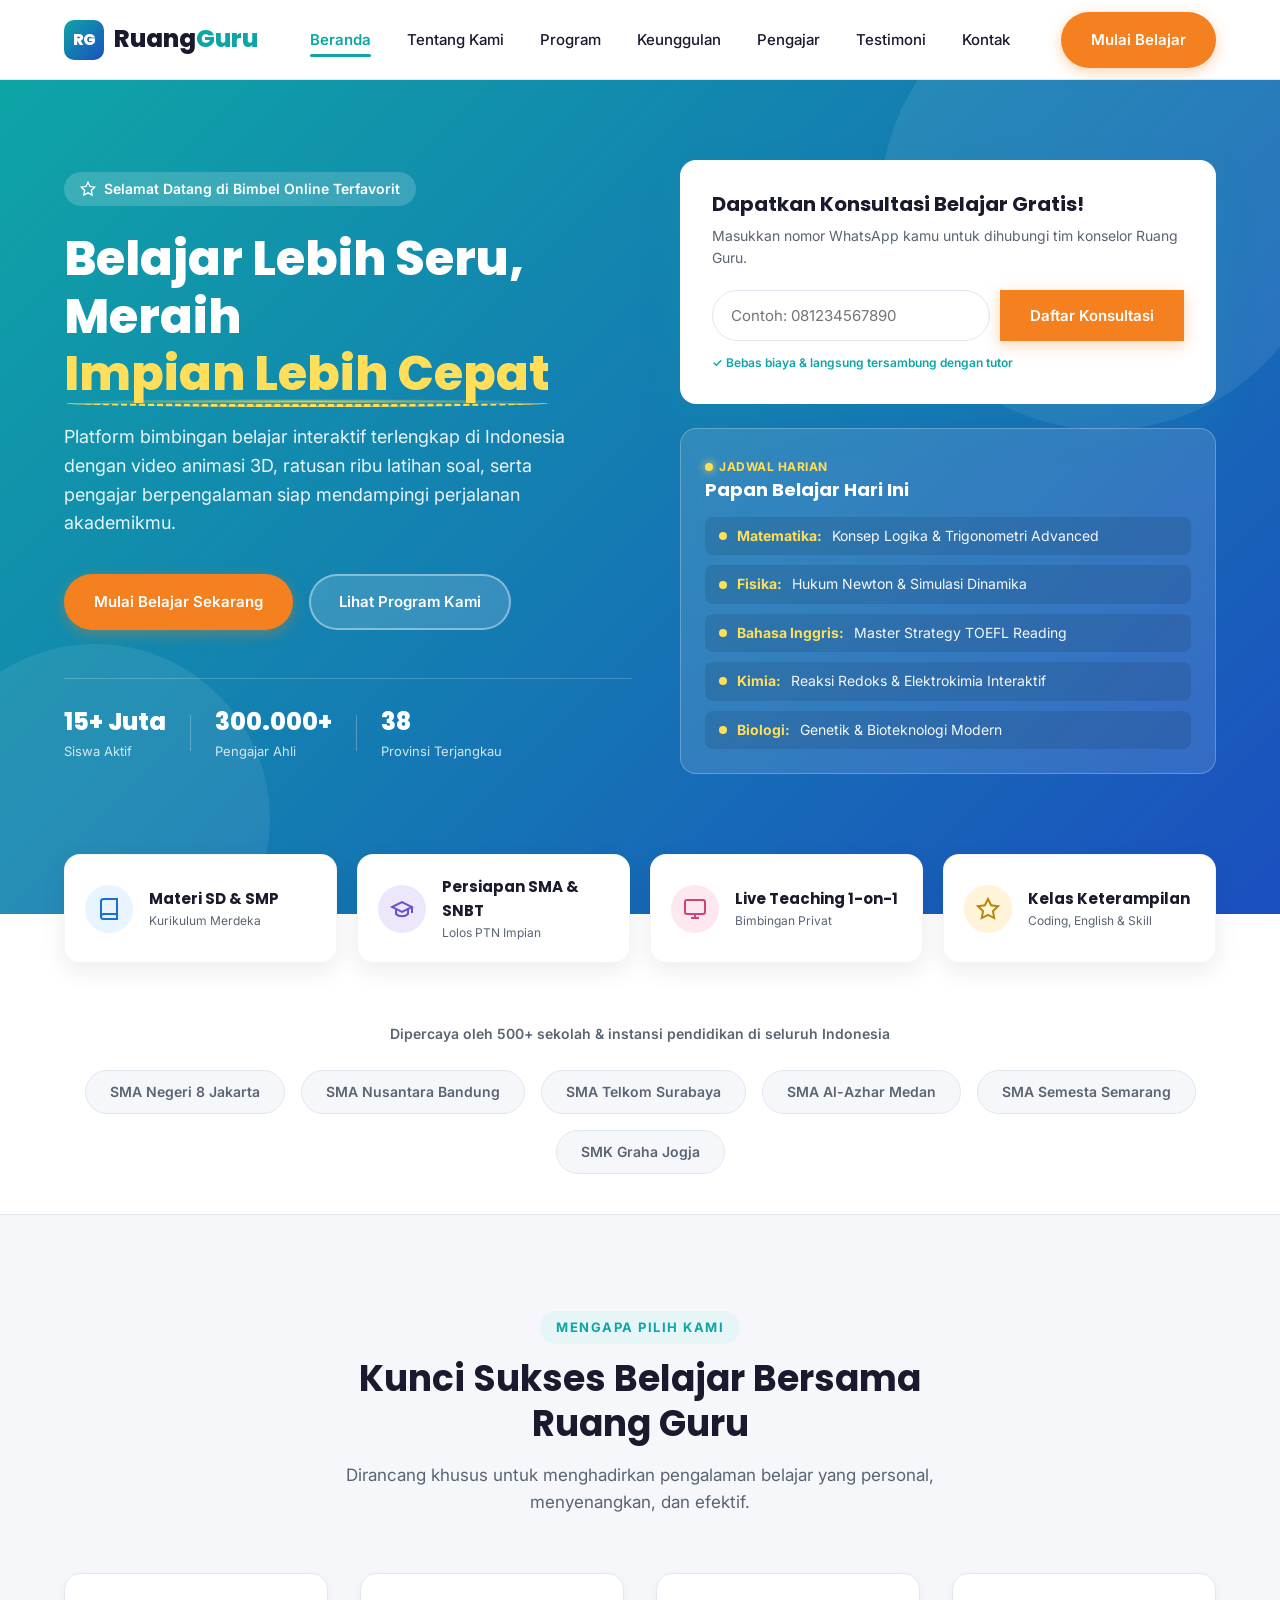
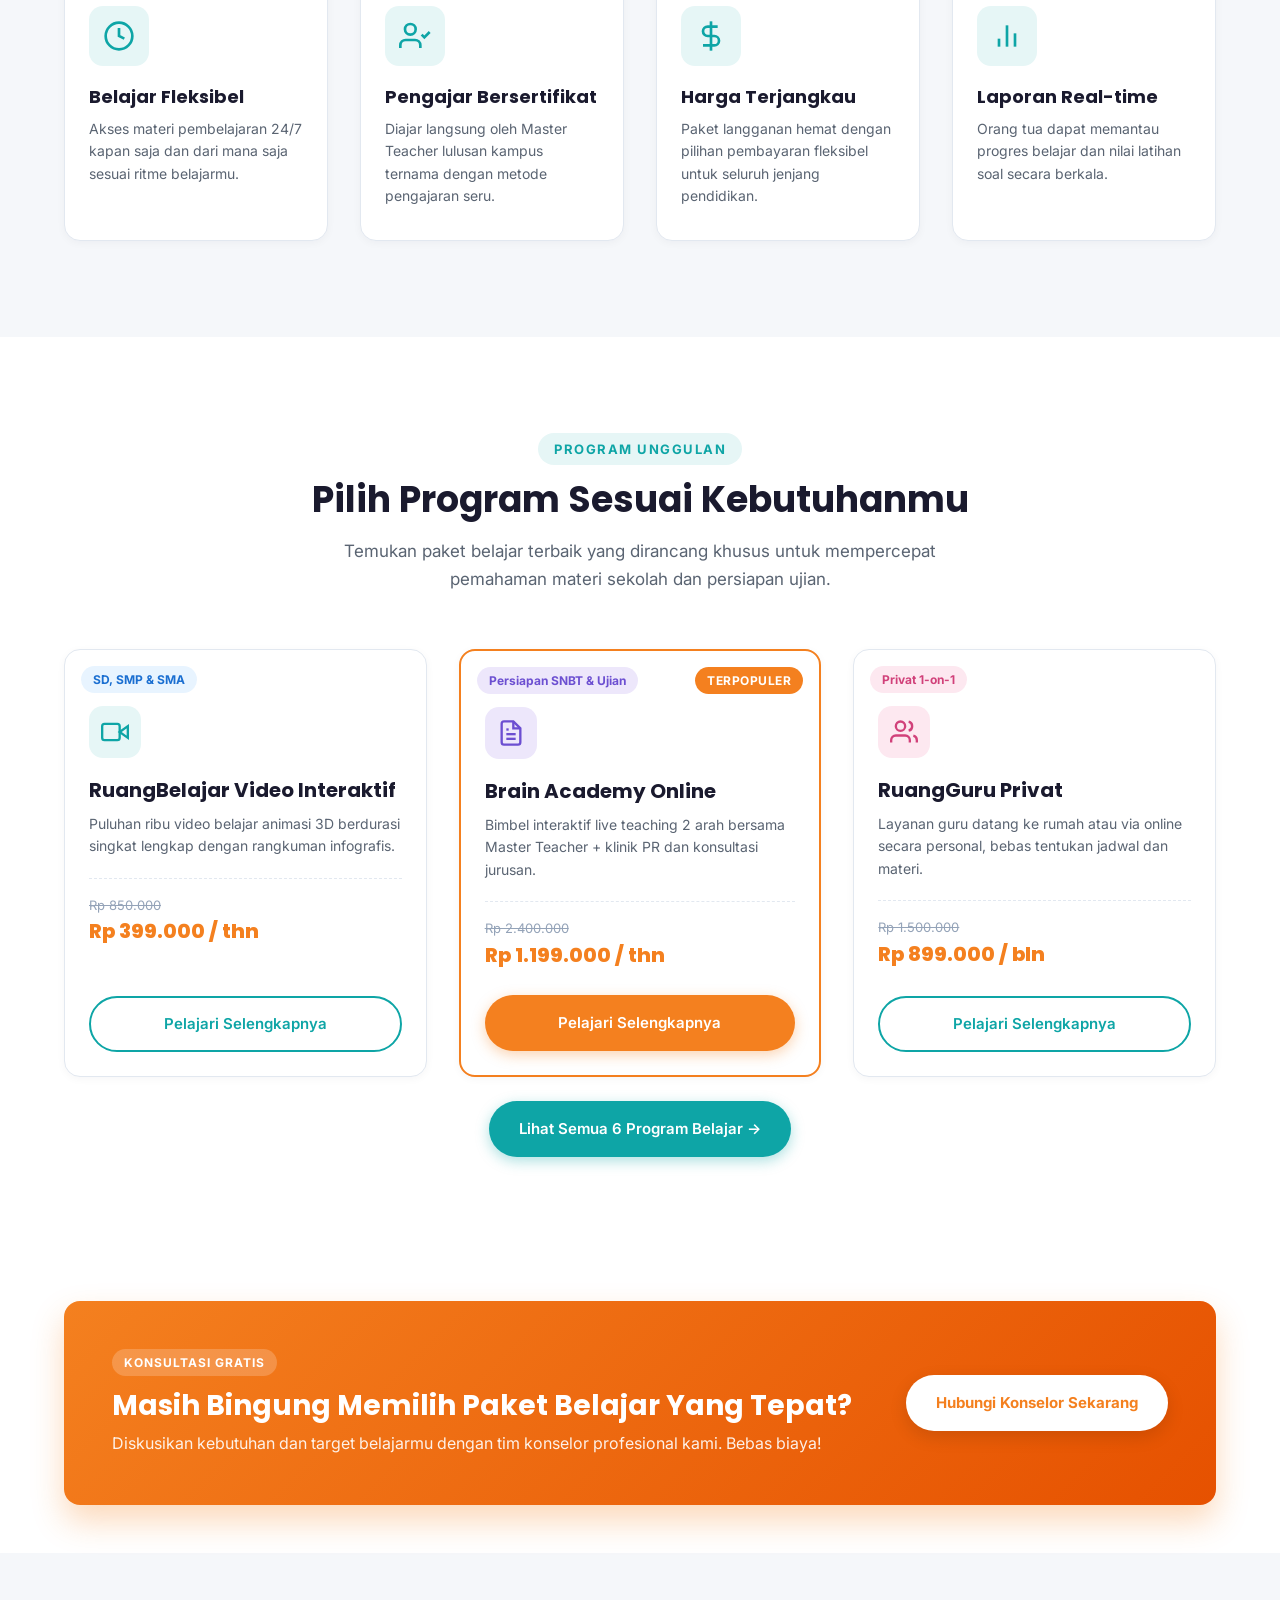
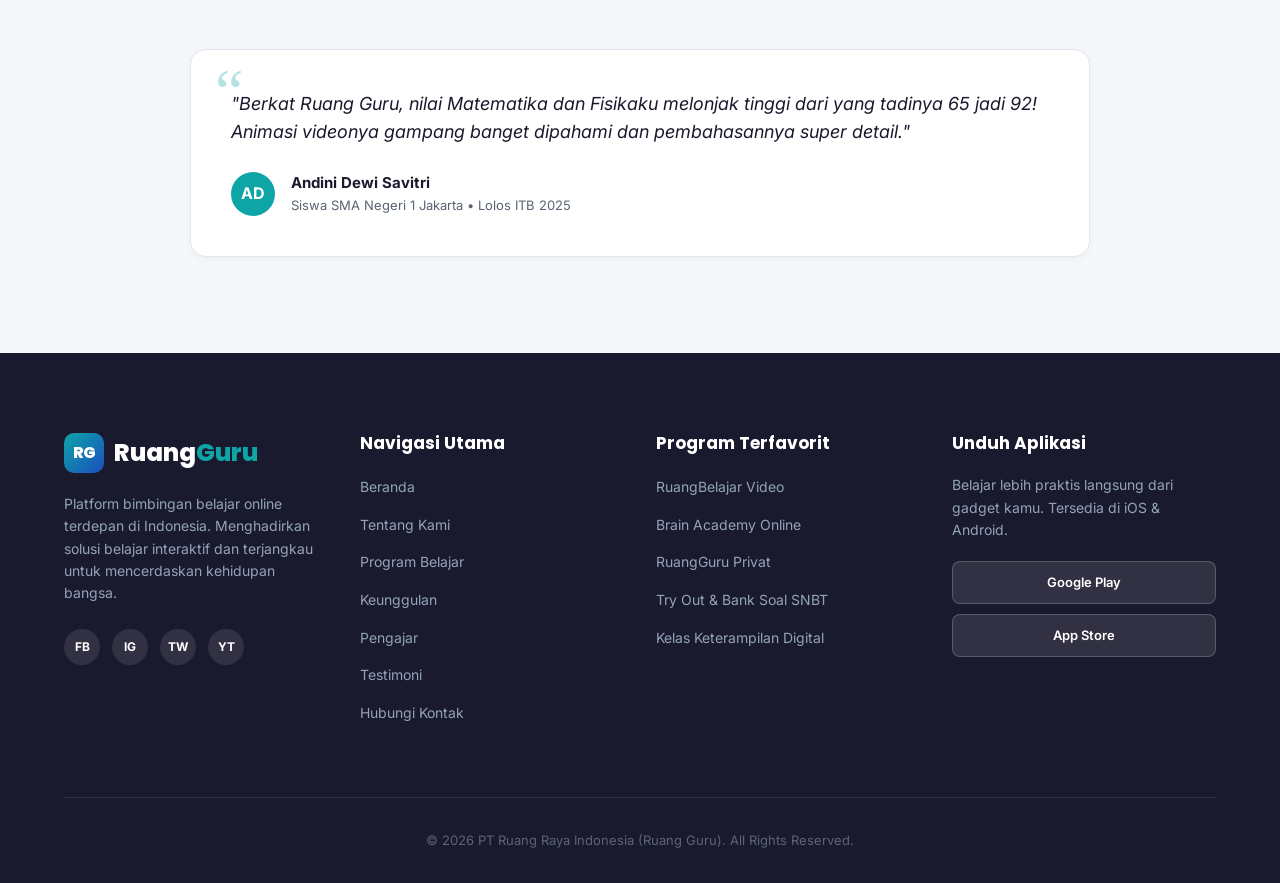
<file: index.html>
<!DOCTYPE html>
<html lang="id">

<head>
    <meta charset="UTF-8">
    <meta name="viewport" content="width=device-width, initial-scale=1.0">
    <meta name="description"
        content="Ruang Guru - Platform Bimbingan Belajar Online Terdepan di Indonesia. Solusi belajar interaktif, video animasi 3D, latihan soal, dan konseling.">
    <title>Beranda - Ruang Guru Platform Bimbel Online</title>

    <!-- Google Fonts CDN -->
    <link rel="preconnect" href="https://fonts.googleapis.com">
    <link rel="preconnect" href="https://fonts.gstatic.com" crossorigin>
    <link
        href="https://fonts.googleapis.com/css2?family=Inter:wght@400;500;600;700&family=Poppins:wght@600;700;800&display=swap"
        rel="stylesheet">

    <!-- Stylesheet -->
    <link rel="stylesheet" href="style.css">
</head>

<body>

    <!-- ===== NAVBAR ===== -->
    <header class="navbar-header" id="navbar">
        <div class="container navbar-container">
            <a href="index.html" class="logo" aria-label="Ruang Guru Beranda">
                <span class="logo-icon">RG</span>
                <span class="logo-text">Ruang<span class="logo-highlight">Guru</span></span>
            </a>

            <nav class="nav-menu" id="nav-menu" aria-label="Navigasi Utama">
                <ul class="nav-list">
                    <li class="nav-item"><a href="index.html" class="nav-link active">Beranda</a></li>
                    <li class="nav-item"><a href="tentang-kami.html" class="nav-link">Tentang Kami</a></li>
                    <li class="nav-item"><a href="program.html" class="nav-link">Program</a></li>
                    <li class="nav-item"><a href="keunggulan.html" class="nav-link">Keunggulan</a></li>
                    <li class="nav-item"><a href="pengajar.html" class="nav-link">Pengajar</a></li>
                    <li class="nav-item"><a href="testimoni.html" class="nav-link">Testimoni</a></li>
                    <li class="nav-item"><a href="kontak.html" class="nav-link">Kontak</a></li>
                </ul>
            </nav>

            <div class="nav-actions">
                <a href="kontak.html" class="btn btn-orange btn-pill btn-nav">Mulai Belajar</a>
                <button class="hamburger-btn" id="hamburger-btn" aria-label="Buka Menu Navigasi" aria-expanded="false"
                    aria-controls="nav-menu">
                    <span class="hamburger-bar"></span>
                    <span class="hamburger-bar"></span>
                    <span class="hamburger-bar"></span>
                </button>
            </div>
        </div>
    </header>

    <main id="main-content">
        <!-- ===== BERANDA ===== -->
        <section class="section-beranda" id="beranda">
            <!-- 1. Hero Utama -->
            <div class="hero-wrapper">
                <div class="container hero-container">
                    <div class="hero-content reveal">
                        <span class="hero-eyebrow">
                            <svg class="eyebrow-icon" width="16" height="16" viewBox="0 0 24 24" fill="none"
                                stroke="currentColor" stroke-width="2">
                                <polygon
                                    points="12 2 15.09 8.26 22 9.27 17 14.14 18.18 21.02 12 17.77 5.82 21.02 7 14.14 2 9.27 8.91 8.26 12 2">
                                </polygon>
                            </svg>
                            Selamat Datang di Bimbel Online Terfavorit
                        </span>
                        <h1 class="hero-headline">
                            Belajar Lebih Seru, Meraih <span class="chalk-underline">Impian Lebih Cepat</span>
                        </h1>
                        <p class="hero-subheadline">
                            Platform bimbingan belajar interaktif terlengkap di Indonesia dengan video animasi 3D,
                            ratusan ribu latihan soal, serta pengajar berpengalaman siap mendampingi perjalanan
                            akademikmu.
                        </p>

                        <div class="hero-actions">
                            <a href="kontak.html" class="btn btn-orange btn-pill">Mulai Belajar Sekarang</a>
                            <a href="program.html" class="btn btn-ghost btn-pill">Lihat Program Kami</a>
                        </div>

                        <div class="hero-stats">
                            <div class="stat-item">
                                <span class="stat-number">15+ Juta</span>
                                <span class="stat-label">Siswa Aktif</span>
                            </div>
                            <div class="stat-divider"></div>
                            <div class="stat-item">
                                <span class="stat-number">300.000+</span>
                                <span class="stat-label">Pengajar Ahli</span>
                            </div>
                            <div class="stat-divider"></div>
                            <div class="stat-item">
                                <span class="stat-number">38</span>
                                <span class="stat-label">Provinsi Terjangkau</span>
                            </div>
                        </div>
                    </div>

                    <div class="hero-visual reveal">
                        <!-- Hero Quick Form CTA Box -->
                        <div class="hero-cta-box">
                            <h3 class="cta-box-title">Dapatkan Konsultasi Belajar Gratis!</h3>
                            <p class="cta-box-desc">Masukkan nomor WhatsApp kamu untuk dihubungi tim konselor Ruang
                                Guru.</p>
                            <form class="hero-form" id="hero-quick-form">
                                <div class="form-group-hero">
                                    <input type="tel" placeholder="Contoh: 081234567890" required pattern="[0-9]{9,14}"
                                        aria-label="Nomor WhatsApp">
                                    <button type="submit" class="btn btn-orange">Daftar Konsultasi</button>
                                </div>
                                <span class="form-hint">✓ Bebas biaya &amp; langsung tersambung dengan tutor</span>
                            </form>
                        </div>

                        <!-- Card Papan Belajar Hari Ini -->
                        <div class="study-board-card">
                            <div class="board-header">
                                <div class="board-badge">
                                    <span class="pulse-dot"></span> Jadwal Harian
                                </div>
                                <h4 class="board-title">Papan Belajar Hari Ini</h4>
                            </div>
                            <ul class="board-list">
                                <li class="board-item">
                                    <span class="dot dot-yellow"></span>
                                    <span class="subject">Matematika:</span> Konsep Logika &amp; Trigonometri Advanced
                                </li>
                                <li class="board-item">
                                    <span class="dot dot-yellow"></span>
                                    <span class="subject">Fisika:</span> Hukum Newton &amp; Simulasi Dinamika
                                </li>
                                <li class="board-item">
                                    <span class="dot dot-yellow"></span>
                                    <span class="subject">Bahasa Inggris:</span> Master Strategy TOEFL Reading
                                </li>
                                <li class="board-item">
                                    <span class="dot dot-yellow"></span>
                                    <span class="subject">Kimia:</span> Reaksi Redoks &amp; Elektrokimia Interaktif
                                </li>
                                <li class="board-item">
                                    <span class="dot dot-yellow"></span>
                                    <span class="subject">Biologi:</span> Genetik &amp; Bioteknologi Modern
                                </li>
                            </ul>
                        </div>
                    </div>
                </div>
            </div>

            <!-- Floating Category Pills Row -->
            <div class="container floating-categories-container">
                <div class="floating-categories-row reveal">
                    <div class="category-pill-card">
                        <div class="cat-icon-wrapper cat-blue">
                            <svg width="24" height="24" viewBox="0 0 24 24" fill="none" stroke="currentColor"
                                stroke-width="2">
                                <path d="M4 19.5A2.5 2.5 0 0 1 6.5 17H20"></path>
                                <path d="M6.5 2H20v20H6.5A2.5 2.5 0 0 1 4 19.5v-15A2.5 2.5 0 0 1 6.5 2z"></path>
                            </svg>
                        </div>
                        <div class="cat-info">
                            <span class="cat-name">Materi SD &amp; SMP</span>
                            <span class="cat-desc">Kurikulum Merdeka</span>
                        </div>
                    </div>

                    <div class="category-pill-card">
                        <div class="cat-icon-wrapper cat-purple">
                            <svg width="24" height="24" viewBox="0 0 24 24" fill="none" stroke="currentColor"
                                stroke-width="2">
                                <path d="M22 10v6M2 10l10-5 10 5-10 5z"></path>
                                <path d="M6 12v5c3 3 9 3 12 0v-5"></path>
                            </svg>
                        </div>
                        <div class="cat-info">
                            <span class="cat-name">Persiapan SMA &amp; SNBT</span>
                            <span class="cat-desc">Lolos PTN Impian</span>
                        </div>
                    </div>

                    <div class="category-pill-card">
                        <div class="cat-icon-wrapper cat-pink">
                            <svg width="24" height="24" viewBox="0 0 24 24" fill="none" stroke="currentColor"
                                stroke-width="2">
                                <rect x="2" y="3" width="20" height="14" rx="2" ry="2"></rect>
                                <line x1="8" y1="21" x2="16" y2="21"></line>
                                <line x1="12" y1="17" x2="12" y2="21"></line>
                            </svg>
                        </div>
                        <div class="cat-info">
                            <span class="cat-name">Live Teaching 1-on-1</span>
                            <span class="cat-desc">Bimbingan Privat</span>
                        </div>
                    </div>

                    <div class="category-pill-card">
                        <div class="cat-icon-wrapper cat-yellow">
                            <svg width="24" height="24" viewBox="0 0 24 24" fill="none" stroke="currentColor"
                                stroke-width="2">
                                <polygon
                                    points="12 2 15.09 8.26 22 9.27 17 14.14 18.18 21.02 12 17.77 5.82 21.02 7 14.14 2 9.27 8.91 8.26 12 2">
                                </polygon>
                            </svg>
                        </div>
                        <div class="cat-info">
                            <span class="cat-name">Kelas Keterampilan</span>
                            <span class="cat-desc">Coding, English &amp; Skill</span>
                        </div>
                    </div>
                </div>
            </div>

            <!-- 2. Strip Logo Mitra/Sekolah -->
            <div class="partners-strip">
                <div class="container">
                    <p class="partners-label">Dipercaya oleh 500+ sekolah &amp; instansi pendidikan di seluruh Indonesia
                    </p>
                    <div class="partners-grid reveal">
                        <div class="partner-card">SMA Negeri 8 Jakarta</div>
                        <div class="partner-card">SMA Nusantara Bandung</div>
                        <div class="partner-card">SMA Telkom Surabaya</div>
                        <div class="partner-card">SMA Al-Azhar Medan</div>
                        <div class="partner-card">SMA Semesta Semarang</div>
                        <div class="partner-card">SMK Graha Jogja</div>
                    </div>
                </div>
            </div>

            <!-- 3. Ringkasan Keunggulan Singkat -->
            <div class="section-padding bg-light">
                <div class="container">
                    <div class="section-header text-center reveal">
                        <span class="section-tag">MENGAPA PILIH KAMI</span>
                        <h2 class="section-title">Kunci Sukses Belajar Bersama Ruang Guru</h2>
                        <p class="section-subtitle">Dirancang khusus untuk menghadirkan pengalaman belajar yang
                            personal, menyenangkan, dan efektif.</p>
                    </div>

                    <div class="grid grid-4 feature-preview-grid reveal">
                        <div class="feature-preview-card">
                            <div class="feature-icon-box">
                                <svg width="32" height="32" viewBox="0 0 24 24" fill="none" stroke="currentColor"
                                    stroke-width="2">
                                    <circle cx="12" cy="12" r="10"></circle>
                                    <polyline points="12 6 12 12 16 14"></polyline>
                                </svg>
                            </div>
                            <h3>Belajar Fleksibel</h3>
                            <p>Akses materi pembelajaran 24/7 kapan saja dan dari mana saja sesuai ritme belajarmu.</p>
                        </div>

                        <div class="feature-preview-card">
                            <div class="feature-icon-box">
                                <svg width="32" height="32" viewBox="0 0 24 24" fill="none" stroke="currentColor"
                                    stroke-width="2">
                                    <path d="M16 21v-2a4 4 0 0 0-4-4H5a4 4 0 0 0-4 4v2"></path>
                                    <circle cx="8.5" cy="7" r="4"></circle>
                                    <polyline points="17 11 19 13 23 9"></polyline>
                                </svg>
                            </div>
                            <h3>Pengajar Bersertifikat</h3>
                            <p>Diajar langsung oleh Master Teacher lulusan kampus ternama dengan metode pengajaran seru.
                            </p>
                        </div>

                        <div class="feature-preview-card">
                            <div class="feature-icon-box">
                                <svg width="32" height="32" viewBox="0 0 24 24" fill="none" stroke="currentColor"
                                    stroke-width="2">
                                    <line x1="12" y1="1" x2="12" y2="23"></line>
                                    <path d="M17 5H9.5a3.5 3.5 0 0 0 0 7h5a3.5 3.5 0 0 1 0 7H6"></path>
                                </svg>
                            </div>
                            <h3>Harga Terjangkau</h3>
                            <p>Paket langganan hemat dengan pilihan pembayaran fleksibel untuk seluruh jenjang
                                pendidikan.</p>
                        </div>

                        <div class="feature-preview-card">
                            <div class="feature-icon-box">
                                <svg width="32" height="32" viewBox="0 0 24 24" fill="none" stroke="currentColor"
                                    stroke-width="2">
                                    <line x1="18" y1="20" x2="18" y2="10"></line>
                                    <line x1="12" y1="20" x2="12" y2="4"></line>
                                    <line x1="6" y1="20" x2="6" y2="14"></line>
                                </svg>
                            </div>
                            <h3>Laporan Real-time</h3>
                            <p>Orang tua dapat memantau progres belajar dan nilai latihan soal secara berkala.</p>
                        </div>
                    </div>
                </div>
            </div>

            <!-- 4. Preview Program Unggulan -->
            <div class="section-padding">
                <div class="container">
                    <div class="section-header text-center reveal">
                        <span class="section-tag">PROGRAM UNGGULAN</span>
                        <h2 class="section-title">Pilih Program Sesuai Kebutuhanmu</h2>
                        <p class="section-subtitle">Temukan paket belajar terbaik yang dirancang khusus untuk
                            mempercepat pemahaman materi sekolah dan persiapan ujian.</p>
                    </div>

                    <div class="grid grid-3 program-preview-grid reveal">
                        <!-- Card 1 -->
                        <div class="program-card">
                            <div class="card-badge badge-blue">SD, SMP &amp; SMA</div>
                            <div class="card-body">
                                <div class="program-icon icon-teal">
                                    <svg width="28" height="28" viewBox="0 0 24 24" fill="none" stroke="currentColor"
                                        stroke-width="2">
                                        <polygon points="23 7 16 12 23 17 23 7"></polygon>
                                        <rect x="1" y="5" width="15" height="14" rx="2" ry="2"></rect>
                                    </svg>
                                </div>
                                <h3 class="program-card-title">RuangBelajar Video Interaktif</h3>
                                <p class="program-card-desc">Puluhan ribu video belajar animasi 3D berdurasi singkat
                                    lengkap dengan rangkuman infografis.</p>
                                <div class="program-price">
                                    <span class="price-discount">Rp 850.000</span>
                                    <span class="price-main">Rp 399.000 / thn</span>
                                </div>
                            </div>
                            <div class="card-footer">
                                <a href="program.html" class="btn btn-outline-teal btn-full btn-pill">Pelajari
                                    Selengkapnya</a>
                            </div>
                        </div>

                        <!-- Card 2 -->
                        <div class="program-card program-card-popular">
                            <div class="popular-ribbon">Terpopuler</div>
                            <div class="card-badge badge-purple">Persiapan SNBT &amp; Ujian</div>
                            <div class="card-body">
                                <div class="program-icon icon-purple">
                                    <svg width="28" height="28" viewBox="0 0 24 24" fill="none" stroke="currentColor"
                                        stroke-width="2">
                                        <path d="M14 2H6a2 2 0 0 0-2 2v16a2 2 0 0 0 2 2h12a2 2 0 0 0 2-2V8z"></path>
                                        <polyline points="14 2 14 8 20 8"></polyline>
                                        <line x1="16" y1="13" x2="8" y2="13"></line>
                                        <line x1="16" y1="17" x2="8" y2="17"></line>
                                        <polyline points="10 9 9 9 8 9"></polyline>
                                    </svg>
                                </div>
                                <h3 class="program-card-title">Brain Academy Online</h3>
                                <p class="program-card-desc">Bimbel interaktif live teaching 2 arah bersama Master
                                    Teacher + klinik PR dan konsultasi jurusan.</p>
                                <div class="program-price">
                                    <span class="price-discount">Rp 2.400.000</span>
                                    <span class="price-main">Rp 1.199.000 / thn</span>
                                </div>
                            </div>
                            <div class="card-footer">
                                <a href="program.html" class="btn btn-orange btn-full btn-pill">Pelajari
                                    Selengkapnya</a>
                            </div>
                        </div>

                        <!-- Card 3 -->
                        <div class="program-card">
                            <div class="card-badge badge-pink">Privat 1-on-1</div>
                            <div class="card-body">
                                <div class="program-icon icon-pink">
                                    <svg width="28" height="28" viewBox="0 0 24 24" fill="none" stroke="currentColor"
                                        stroke-width="2">
                                        <path d="M17 21v-2a4 4 0 0 0-4-4H5a4 4 0 0 0-4 4v2"></path>
                                        <circle cx="9" cy="7" r="4"></circle>
                                        <path d="M23 21v-2a4 4 0 0 0-3-3.87"></path>
                                        <path d="M16 3.13a4 4 0 0 1 0 7.75"></path>
                                    </svg>
                                </div>
                                <h3 class="program-card-title">RuangGuru Privat</h3>
                                <p class="program-card-desc">Layanan guru datang ke rumah atau via online secara
                                    personal, bebas tentukan jadwal dan materi.</p>
                                <div class="program-price">
                                    <span class="price-discount">Rp 1.500.000</span>
                                    <span class="price-main">Rp 899.000 / bln</span>
                                </div>
                            </div>
                            <div class="card-footer">
                                <a href="program.html" class="btn btn-outline-teal btn-full btn-pill">Pelajari
                                    Selengkapnya</a>
                            </div>
                        </div>
                    </div>

                    <div class="text-center mt-3 reveal">
                        <a href="program.html" class="btn btn-teal btn-pill">Lihat Semua 6 Program Belajar →</a>
                    </div>
                </div>
            </div>

            <!-- 5. Banner Ajakan Konsultasi Gratis -->
            <div class="cta-banner-wrapper">
                <div class="container">
                    <div class="cta-banner-card reveal">
                        <div class="cta-banner-content">
                            <span class="cta-badge">KONSULTASI GRATIS</span>
                            <h2>Masih Bingung Memilih Paket Belajar Yang Tepat?</h2>
                            <p>Diskusikan kebutuhan dan target belajarmu dengan tim konselor profesional kami. Bebas
                                biaya!</p>
                        </div>
                        <div class="cta-banner-action">
                            <a href="kontak.html" class="btn btn-white-orange btn-pill">Hubungi Konselor Sekarang</a>
                        </div>
                    </div>
                </div>
            </div>

            <!-- 6. Cuplikan Testimoni Teaser -->
            <div class="section-padding bg-light">
                <div class="container">
                    <div class="testimonial-teaser-card reveal">
                        <div class="teaser-quote-mark">“</div>
                        <p class="teaser-text">
                            "Berkat Ruang Guru, nilai Matematika dan Fisikaku melonjak tinggi dari yang tadinya 65 jadi
                            92! Animasi videonya gampang banget dipahami dan pembahasannya super detail."
                        </p>
                        <div class="teaser-author">
                            <div class="avatar-circle">AD</div>
                            <div class="author-meta">
                                <strong>Andini Dewi Savitri</strong>
                                <span>Siswa SMA Negeri 1 Jakarta • Lolos ITB 2025</span>
                            </div>
                        </div>
                    </div>
                </div>
            </div>
        </section>
    </main>

    <!-- ===== FOOTER ===== -->
    <footer class="footer-section">
        <div class="container">
            <div class="grid grid-4 footer-grid">
                <!-- Col 1: Brand Info -->
                <div class="footer-col footer-brand-col">
                    <a href="index.html" class="logo logo-footer">
                        <span class="logo-icon">RG</span>
                        <span class="logo-text text-white">Ruang<span class="logo-highlight">Guru</span></span>
                    </a>
                    <p class="footer-desc">
                        Platform bimbingan belajar online terdepan di Indonesia. Menghadirkan solusi belajar interaktif
                        dan terjangkau untuk mencerdaskan kehidupan bangsa.
                    </p>
                    <div class="social-links">
                        <a href="#" aria-label="Facebook Ruang Guru" class="social-icon">FB</a>
                        <a href="#" aria-label="Instagram Ruang Guru" class="social-icon">IG</a>
                        <a href="#" aria-label="Twitter Ruang Guru" class="social-icon">TW</a>
                        <a href="#" aria-label="YouTube Ruang Guru" class="social-icon">YT</a>
                    </div>
                </div>

                <!-- Col 2: Navigation -->
                <div class="footer-col">
                    <h4 class="footer-title">Navigasi Utama</h4>
                    <ul class="footer-links">
                        <li><a href="index.html">Beranda</a></li>
                        <li><a href="tentang-kami.html">Tentang Kami</a></li>
                        <li><a href="program.html">Program Belajar</a></li>
                        <li><a href="keunggulan.html">Keunggulan</a></li>
                        <li><a href="pengajar.html">Pengajar</a></li>
                        <li><a href="testimoni.html">Testimoni</a></li>
                        <li><a href="kontak.html">Hubungi Kontak</a></li>
                    </ul>
                </div>

                <!-- Col 3: Programs -->
                <div class="footer-col">
                    <h4 class="footer-title">Program Terfavorit</h4>
                    <ul class="footer-links">
                        <li><a href="program.html">RuangBelajar Video</a></li>
                        <li><a href="program.html">Brain Academy Online</a></li>
                        <li><a href="program.html">RuangGuru Privat</a></li>
                        <li><a href="program.html">Try Out &amp; Bank Soal SNBT</a></li>
                        <li><a href="program.html">Kelas Keterampilan Digital</a></li>
                    </ul>
                </div>

                <!-- Col 4: App Download -->
                <div class="footer-col">
                    <h4 class="footer-title">Unduh Aplikasi</h4>
                    <p class="footer-text-small">Belajar lebih praktis langsung dari gadget kamu. Tersedia di iOS &amp;
                        Android.</p>
                    <div class="app-store-badges">
                        <div class="store-badge">Google Play</div>
                        <div class="store-badge">App Store</div>
                    </div>
                </div>
            </div>

            <div class="footer-bottom">
                <p>&copy; 2026 PT Ruang Raya Indonesia (Ruang Guru). All Rights Reserved.</p>
            </div>
        </div>
    </footer>

    <!-- Script JS -->
    <script src="script.js"></script>
</body>

</html>
</file>
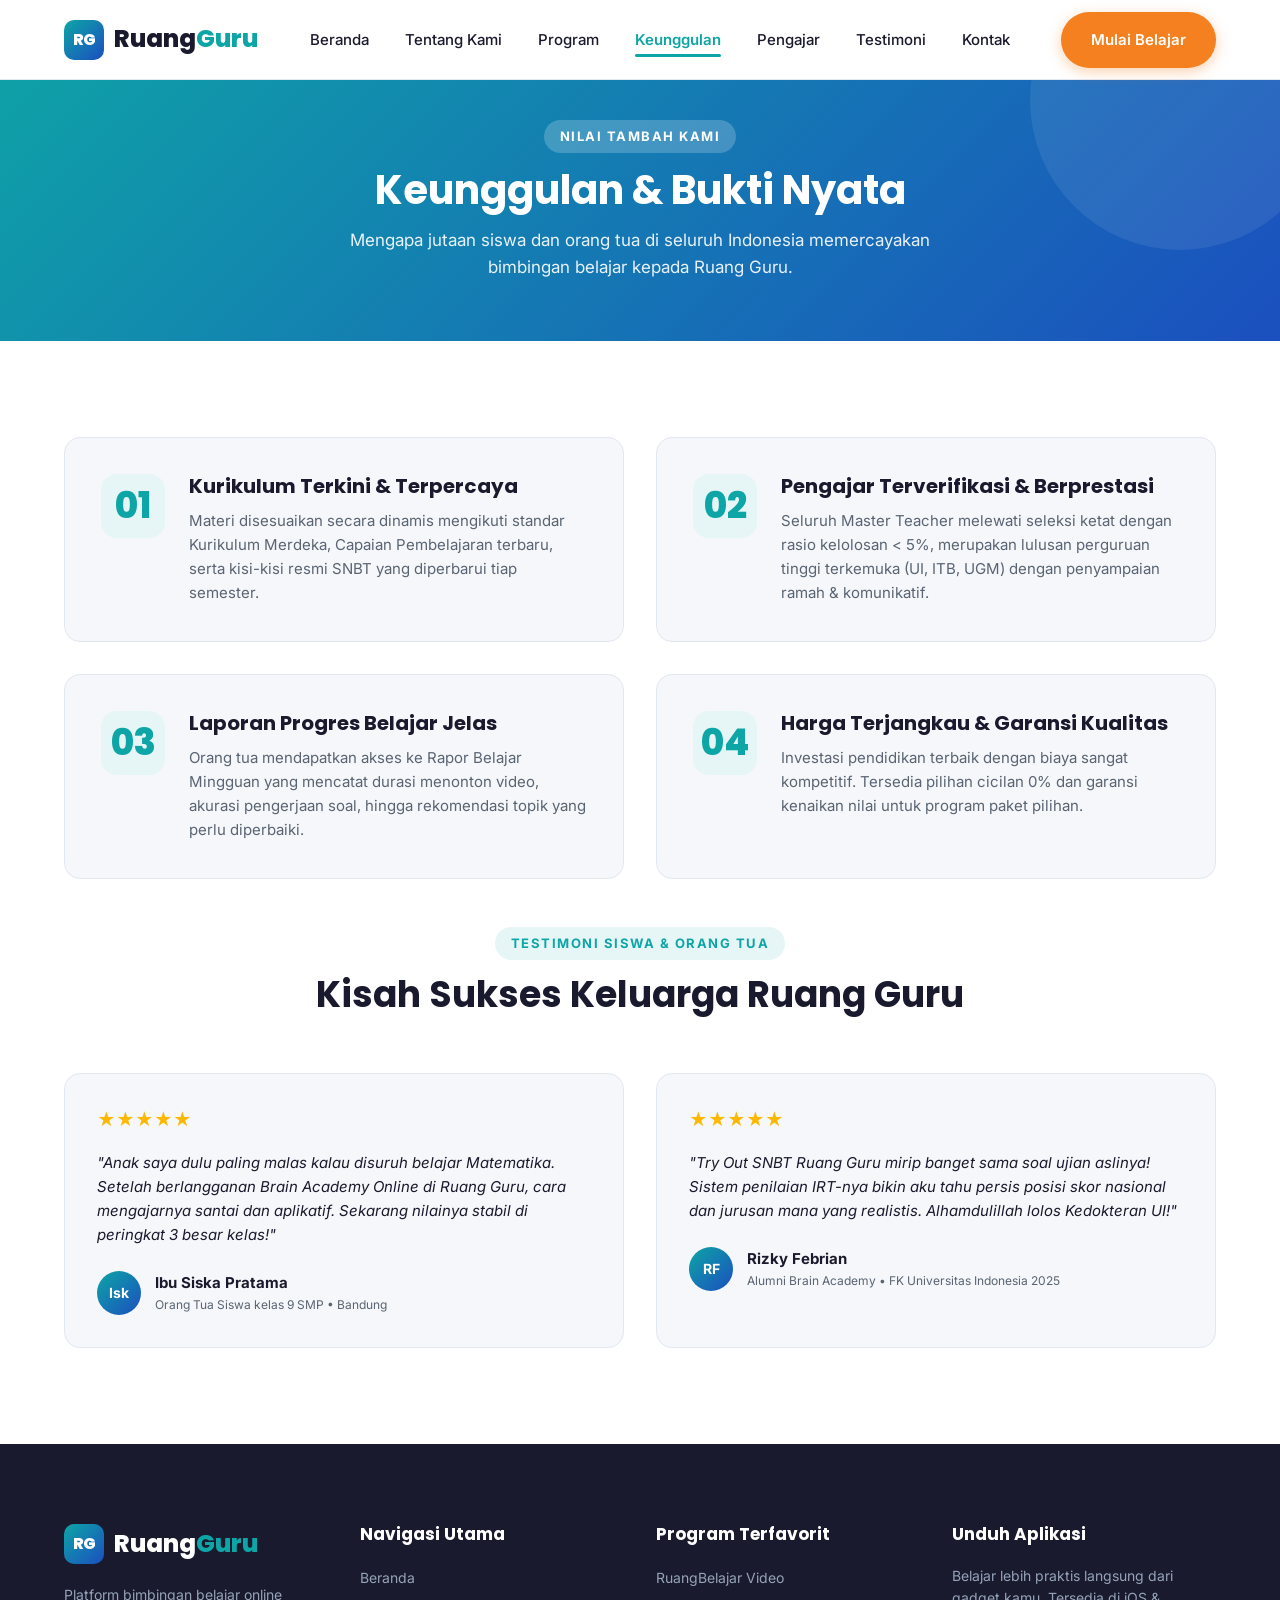
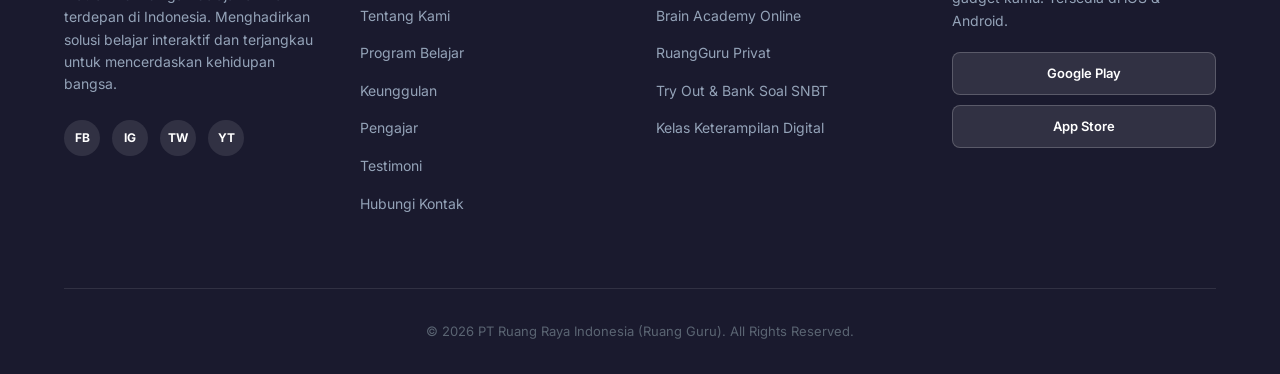
<file: keunggulan.html>
<!DOCTYPE html>
<html lang="id">
<head>
    <meta charset="UTF-8">
    <meta name="viewport" content="width=device-width, initial-scale=1.0">
    <meta name="description" content="Keunggulan Ruang Guru - 4 alasan utama mengapa Ruang Guru menjadi bimbel online nomor 1 di Indonesia dengan testimoni nyata siswa dan orang tua.">
    <title>Keunggulan - Ruang Guru</title>

    <!-- Google Fonts CDN -->
    <link rel="preconnect" href="https://fonts.googleapis.com">
    <link rel="preconnect" href="https://fonts.gstatic.com" crossorigin>
    <link href="https://fonts.googleapis.com/css2?family=Inter:wght@400;500;600;700&family=Poppins:wght@600;700;800&display=swap" rel="stylesheet">

    <!-- Stylesheet -->
    <link rel="stylesheet" href="style.css">
</head>
<body>

    <!-- ===== NAVBAR ===== -->
    <header class="navbar-header" id="navbar">
        <div class="container navbar-container">
            <a href="index.html" class="logo" aria-label="Ruang Guru Beranda">
                <span class="logo-icon">RG</span>
                <span class="logo-text">Ruang<span class="logo-highlight">Guru</span></span>
            </a>

            <nav class="nav-menu" id="nav-menu" aria-label="Navigasi Utama">
                <ul class="nav-list">
                    <li class="nav-item"><a href="index.html" class="nav-link">Beranda</a></li>
                    <li class="nav-item"><a href="tentang-kami.html" class="nav-link">Tentang Kami</a></li>
                    <li class="nav-item"><a href="program.html" class="nav-link">Program</a></li>
                    <li class="nav-item"><a href="keunggulan.html" class="nav-link active">Keunggulan</a></li>
                    <li class="nav-item"><a href="pengajar.html" class="nav-link">Pengajar</a></li>
                    <li class="nav-item"><a href="testimoni.html" class="nav-link">Testimoni</a></li>
                    <li class="nav-item"><a href="kontak.html" class="nav-link">Kontak</a></li>
                </ul>
            </nav>

            <div class="nav-actions">
                <a href="kontak.html" class="btn btn-orange btn-pill btn-nav">Mulai Belajar</a>
                <button class="hamburger-btn" id="hamburger-btn" aria-label="Buka Menu Navigasi" aria-expanded="false" aria-controls="nav-menu">
                    <span class="hamburger-bar"></span>
                    <span class="hamburger-bar"></span>
                    <span class="hamburger-bar"></span>
                </button>
            </div>
        </div>
    </header>

    <main id="main-content">
        <!-- Subpage Banner Header -->
        <div class="page-banner">
            <div class="container text-center reveal">
                <span class="section-tag">NILAI TAMBAH KAMI</span>
                <h1 class="page-banner-title">Keunggulan &amp; Bukti Nyata</h1>
                <p class="page-banner-subtitle">Mengapa jutaan siswa dan orang tua di seluruh Indonesia memercayakan bimbingan belajar kepada Ruang Guru.</p>
            </div>
        </div>

        <!-- ===== KEUNGGULAN ===== -->
        <section class="section-padding" id="keunggulan">
            <div class="container">
                <div class="grid grid-2 advantages-grid reveal">
                    <!-- Advantage 01 -->
                    <div class="advantage-card">
                        <div class="advantage-number">01</div>
                        <div class="advantage-content">
                            <h3>Kurikulum Terkini &amp; Terpercaya</h3>
                            <p>Materi disesuaikan secara dinamis mengikuti standar Kurikulum Merdeka, Capaian Pembelajaran terbaru, serta kisi-kisi resmi SNBT yang diperbarui tiap semester.</p>
                        </div>
                    </div>

                    <!-- Advantage 02 -->
                    <div class="advantage-card">
                        <div class="advantage-number">02</div>
                        <div class="advantage-content">
                            <h3>Pengajar Terverifikasi &amp; Berprestasi</h3>
                            <p>Seluruh Master Teacher melewati seleksi ketat dengan rasio kelolosan &lt; 5%, merupakan lulusan perguruan tinggi terkemuka (UI, ITB, UGM) dengan penyampaian ramah &amp; komunikatif.</p>
                        </div>
                    </div>

                    <!-- Advantage 03 -->
                    <div class="advantage-card">
                        <div class="advantage-number">03</div>
                        <div class="advantage-content">
                            <h3>Laporan Progres Belajar Jelas</h3>
                            <p>Orang tua mendapatkan akses ke Rapor Belajar Mingguan yang mencatat durasi menonton video, akurasi pengerjaan soal, hingga rekomendasi topik yang perlu diperbaiki.</p>
                        </div>
                    </div>

                    <!-- Advantage 04 -->
                    <div class="advantage-card">
                        <div class="advantage-number">04</div>
                        <div class="advantage-content">
                            <h3>Harga Terjangkau &amp; Garansi Kualitas</h3>
                            <p>Investasi pendidikan terbaik dengan biaya sangat kompetitif. Tersedia pilihan cicilan 0% dan garansi kenaikan nilai untuk program paket pilihan.</p>
                        </div>
                    </div>
                </div>

                <!-- Testimonial Strip Lengkap -->
                <div class="full-testimonial-section mt-5 reveal">
                    <div class="section-header text-center mb-3">
                        <span class="section-tag">TESTIMONI SISWA &amp; ORANG TUA</span>
                        <h2 class="section-title">Kisah Sukses Keluarga Ruang Guru</h2>
                    </div>

                    <div class="grid grid-2 testimonial-grid">
                        <div class="testimonial-card">
                            <div class="testimonial-stars">★★★★★</div>
                            <p class="testimonial-quote">
                                "Anak saya dulu paling malas kalau disuruh belajar Matematika. Setelah berlangganan Brain Academy Online di Ruang Guru, cara mengajarnya santai dan aplikatif. Sekarang nilainya stabil di peringkat 3 besar kelas!"
                            </p>
                            <div class="testimonial-user">
                                <div class="user-avatar">Isk</div>
                                <div class="user-info">
                                    <strong>Ibu Siska Pratama</strong>
                                    <span>Orang Tua Siswa kelas 9 SMP • Bandung</span>
                                </div>
                            </div>
                        </div>

                        <div class="testimonial-card">
                            <div class="testimonial-stars">★★★★★</div>
                            <p class="testimonial-quote">
                                "Try Out SNBT Ruang Guru mirip banget sama soal ujian aslinya! Sistem penilaian IRT-nya bikin aku tahu persis posisi skor nasional dan jurusan mana yang realistis. Alhamdulillah lolos Kedokteran UI!"
                            </p>
                            <div class="testimonial-user">
                                <div class="user-avatar">RF</div>
                                <div class="user-info">
                                    <strong>Rizky Febrian</strong>
                                    <span>Alumni Brain Academy • FK Universitas Indonesia 2025</span>
                                </div>
                            </div>
                        </div>
                    </div>
                </div>
            </div>
        </section>
    </main>

    <!-- ===== FOOTER ===== -->
    <footer class="footer-section">
        <div class="container">
            <div class="grid grid-4 footer-grid">
                <!-- Col 1: Brand Info -->
                <div class="footer-col footer-brand-col">
                    <a href="index.html" class="logo logo-footer">
                        <span class="logo-icon">RG</span>
                        <span class="logo-text text-white">Ruang<span class="logo-highlight">Guru</span></span>
                    </a>
                    <p class="footer-desc">
                        Platform bimbingan belajar online terdepan di Indonesia. Menghadirkan solusi belajar interaktif dan terjangkau untuk mencerdaskan kehidupan bangsa.
                    </p>
                    <div class="social-links">
                        <a href="#" aria-label="Facebook Ruang Guru" class="social-icon">FB</a>
                        <a href="#" aria-label="Instagram Ruang Guru" class="social-icon">IG</a>
                        <a href="#" aria-label="Twitter Ruang Guru" class="social-icon">TW</a>
                        <a href="#" aria-label="YouTube Ruang Guru" class="social-icon">YT</a>
                    </div>
                </div>

                <!-- Col 2: Navigation -->
                <div class="footer-col">
                    <h4 class="footer-title">Navigasi Utama</h4>
                    <ul class="footer-links">
                        <li><a href="index.html">Beranda</a></li>
                        <li><a href="tentang-kami.html">Tentang Kami</a></li>
                        <li><a href="program.html">Program Belajar</a></li>
                        <li><a href="keunggulan.html">Keunggulan</a></li>
                        <li><a href="pengajar.html">Pengajar</a></li>
                        <li><a href="testimoni.html">Testimoni</a></li>
                        <li><a href="kontak.html">Hubungi Kontak</a></li>
                    </ul>
                </div>

                <!-- Col 3: Programs -->
                <div class="footer-col">
                    <h4 class="footer-title">Program Terfavorit</h4>
                    <ul class="footer-links">
                        <li><a href="program.html">RuangBelajar Video</a></li>
                        <li><a href="program.html">Brain Academy Online</a></li>
                        <li><a href="program.html">RuangGuru Privat</a></li>
                        <li><a href="program.html">Try Out &amp; Bank Soal SNBT</a></li>
                        <li><a href="program.html">Kelas Keterampilan Digital</a></li>
                    </ul>
                </div>

                <!-- Col 4: App Download -->
                <div class="footer-col">
                    <h4 class="footer-title">Unduh Aplikasi</h4>
                    <p class="footer-text-small">Belajar lebih praktis langsung dari gadget kamu. Tersedia di iOS &amp; Android.</p>
                    <div class="app-store-badges">
                        <div class="store-badge">Google Play</div>
                        <div class="store-badge">App Store</div>
                    </div>
                </div>
            </div>

            <div class="footer-bottom">
                <p>&copy; 2026 PT Ruang Raya Indonesia (Ruang Guru). All Rights Reserved.</p>
            </div>
        </div>
    </footer>

    <!-- Script JS -->
    <script src="script.js"></script>
</body>
</html>
</file>
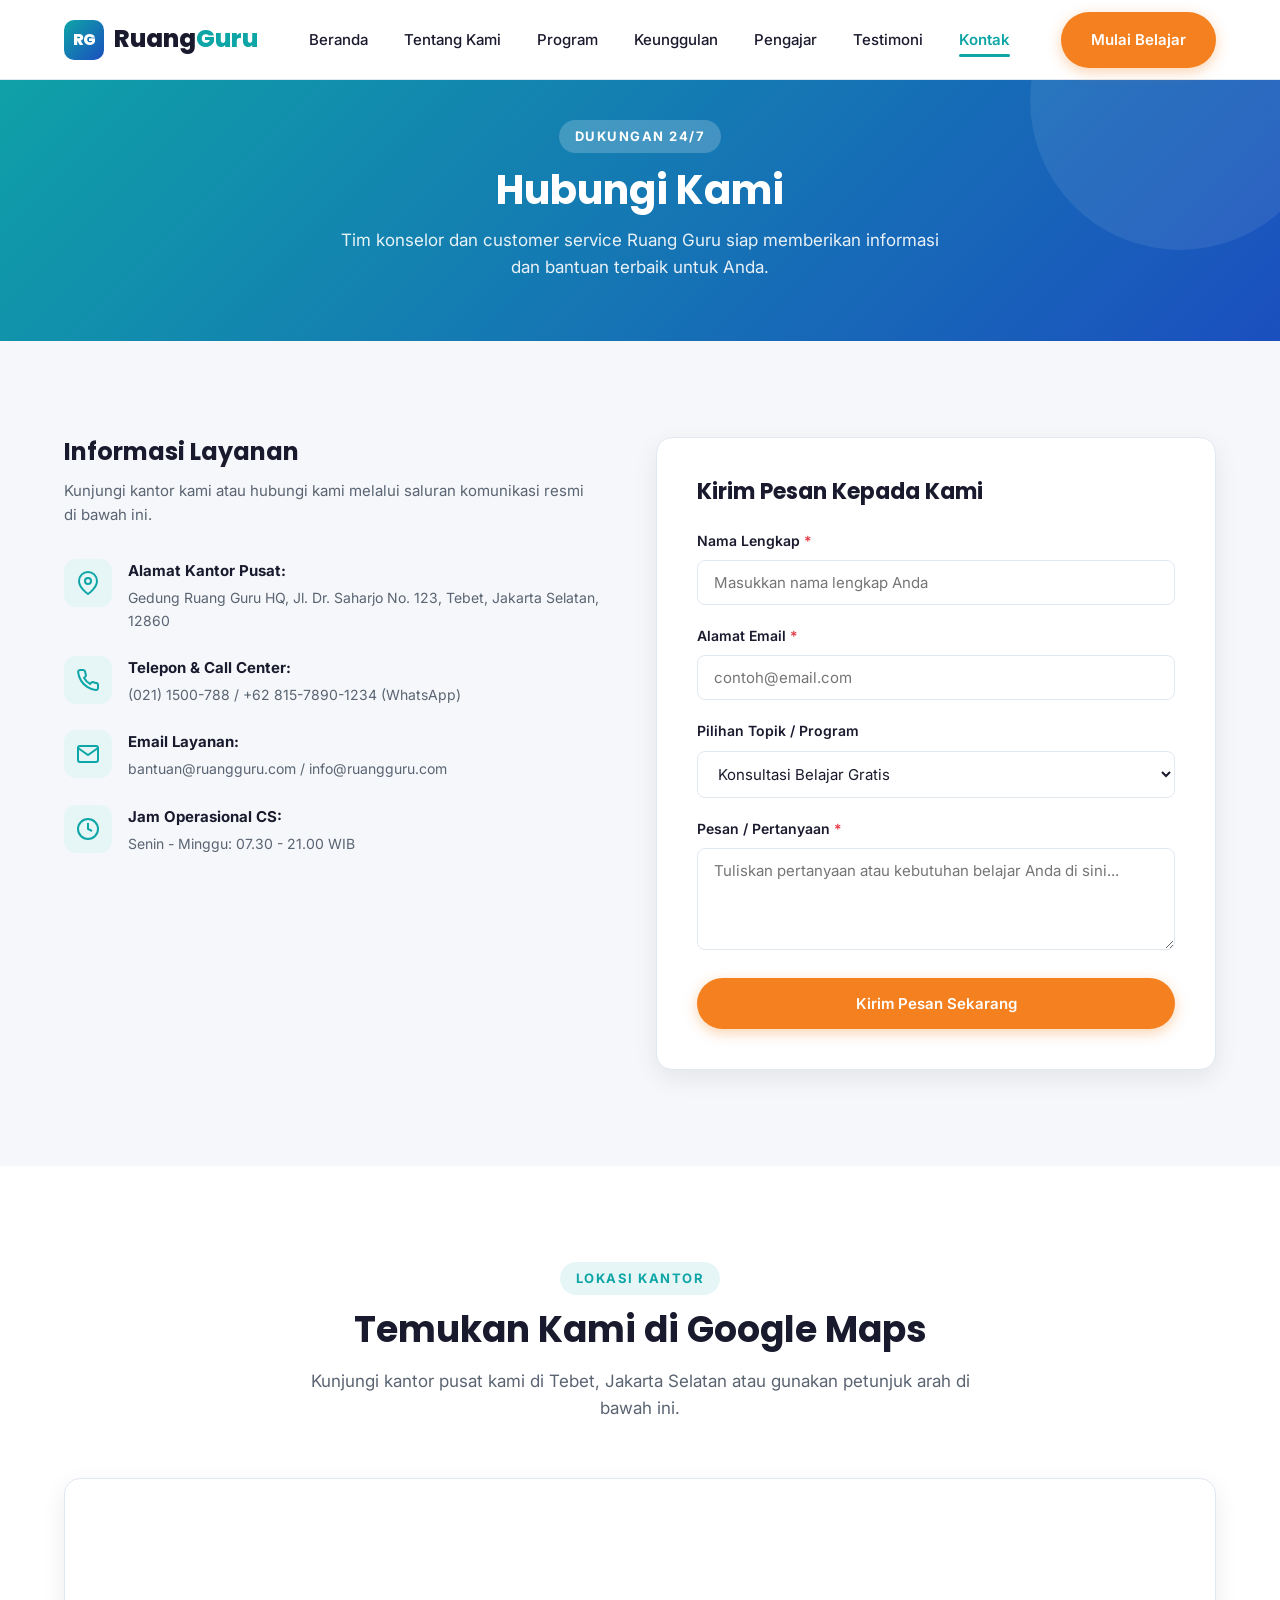
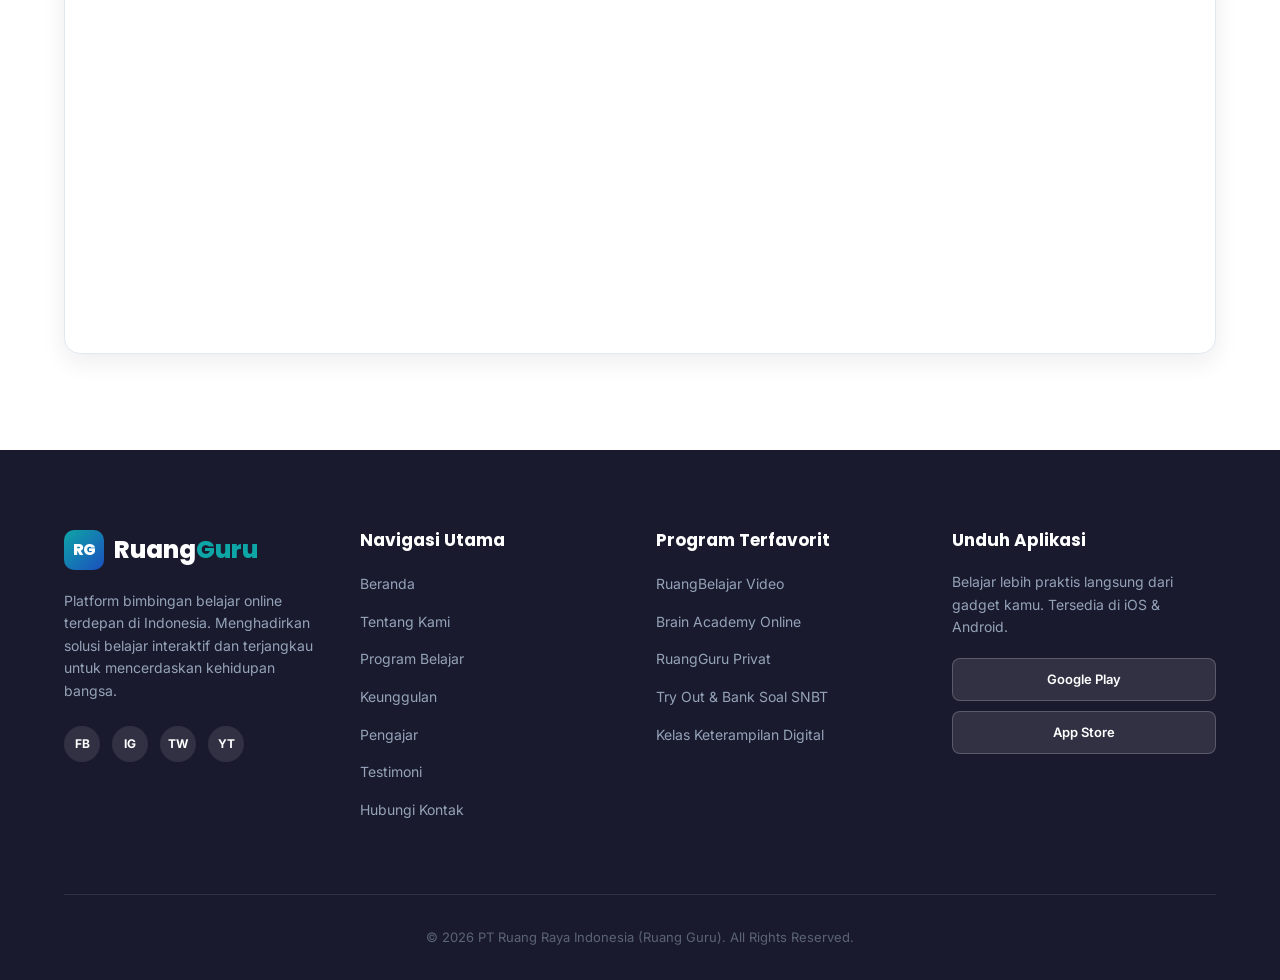
<file: kontak.html>
<!DOCTYPE html>
<html lang="id">

<head>
    <meta charset="UTF-8">
    <meta name="viewport" content="width=device-width, initial-scale=1.0">
    <meta name="description"
        content="Kontak Ruang Guru - Hubungi layanan pelanggan, tim konselor belajar gratis, atau kunjungi kantor pusat Ruang Guru di Jakarta Selatan.">
    <title>Kontak Kami - Ruang Guru</title>

    <!-- Google Fonts CDN -->
    <link rel="preconnect" href="https://fonts.googleapis.com">
    <link rel="preconnect" href="https://fonts.gstatic.com" crossorigin>
    <link
        href="https://fonts.googleapis.com/css2?family=Inter:wght@400;500;600;700&family=Poppins:wght@600;700;800&display=swap"
        rel="stylesheet">

    <!-- Stylesheet -->
    <link rel="stylesheet" href="style.css">
</head>

<body>
    <header class="navbar-header" id="navbar">
        <div class="container navbar-container">
            <a href="index.html" class="logo" aria-label="Ruang Guru Beranda">
                <span class="logo-icon">RG</span>
                <span class="logo-text">Ruang<span class="logo-highlight">Guru</span></span>
            </a>

            <nav class="nav-menu" id="nav-menu" aria-label="Navigasi Utama">
                <ul class="nav-list">
                    <li class="nav-item"><a href="index.html" class="nav-link">Beranda</a></li>
                    <li class="nav-item"><a href="tentang-kami.html" class="nav-link">Tentang Kami</a></li>
                    <li class="nav-item"><a href="program.html" class="nav-link">Program</a></li>
                    <li class="nav-item"><a href="keunggulan.html" class="nav-link">Keunggulan</a></li>
                    <li class="nav-item"><a href="pengajar.html" class="nav-link">Pengajar</a></li>
                    <li class="nav-item"><a href="testimoni.html" class="nav-link">Testimoni</a></li>
                    <li class="nav-item"><a href="kontak.html" class="nav-link active">Kontak</a></li>
                </ul>
            </nav>

            <div class="nav-actions">
                <a href="kontak.html" class="btn btn-orange btn-pill btn-nav">Mulai Belajar</a>
                <button class="hamburger-btn" id="hamburger-btn" aria-label="Buka Menu Navigasi" aria-expanded="false"
                    aria-controls="nav-menu">
                    <span class="hamburger-bar"></span>
                    <span class="hamburger-bar"></span>
                    <span class="hamburger-bar"></span>
                </button>
            </div>
        </div>
    </header>
    <main id="main-content">
        <!-- Subpage Banner Header -->
        <div class="page-banner">
            <div class="container text-center reveal">
                <span class="section-tag">DUKUNGAN 24/7</span>
                <h1 class="page-banner-title">Hubungi Kami</h1>
                <p class="page-banner-subtitle">Tim konselor dan customer service Ruang Guru siap memberikan informasi
                    dan bantuan terbaik untuk Anda.</p>
            </div>
        </div>

        <!-- ===== KONTAK ===== -->
        <section class="section-padding bg-light" id="kontak">
            <div class="container">
                <div class="grid grid-2 contact-grid reveal">
                    <!-- Contact Info Column -->
                    <div class="contact-info-wrapper">
                        <h3 class="contact-info-title">Informasi Layanan</h3>
                        <p class="contact-info-desc">Kunjungi kantor kami atau hubungi kami melalui saluran komunikasi
                            resmi di bawah ini.</p>

                        <div class="contact-info-list">
                            <div class="contact-info-item">
                                <div class="contact-icon">
                                    <svg width="24" height="24" viewBox="0 0 24 24" fill="none" stroke="currentColor"
                                        stroke-width="2">
                                        <path d="M21 10c0 7-9 13-9 13s-9-6-9-13a9 9 0 0 1 18 0z"></path>
                                        <circle cx="12" cy="10" r="3"></circle>
                                    </svg>
                                </div>
                                <div class="contact-details">
                                    <strong>Alamat Kantor Pusat:</strong>
                                    <p>Gedung Ruang Guru HQ, Jl. Dr. Saharjo No. 123, Tebet, Jakarta Selatan, 12860</p>
                                </div>
                            </div>

                            <div class="contact-info-item">
                                <div class="contact-icon">
                                    <svg width="24" height="24" viewBox="0 0 24 24" fill="none" stroke="currentColor"
                                        stroke-width="2">
                                        <path
                                            d="M22 16.92v3a2 2 0 0 1-2.18 2 19.79 19.79 0 0 1-8.63-3.07 19.5 19.5 0 0 1-6-6 19.79 19.79 0 0 1-3.07-8.67A2 2 0 0 1 4.11 2h3a2 2 0 0 1 2 1.72 12.84 12.84 0 0 0 .7 2.81 2 2 0 0 1-.45 2.11L8.09 9.91a16 16 0 0 0 6 6l1.27-1.27a2 2 0 0 1 2.11-.45 12.84 12.84 0 0 0 2.81.7A2 2 0 0 1 22 16.92z">
                                        </path>
                                    </svg>
                                </div>
                                <div class="contact-details">
                                    <strong>Telepon &amp; Call Center:</strong>
                                    <p>(021) 1500-788 / +62 815-7890-1234 (WhatsApp)</p>
                                </div>
                            </div>

                            <div class="contact-info-item">
                                <div class="contact-icon">
                                    <svg width="24" height="24" viewBox="0 0 24 24" fill="none" stroke="currentColor"
                                        stroke-width="2">
                                        <path
                                            d="M4 4h16c1.1 0 2 .9 2 2v12c0 1.1-.9 2-2 2H4c-1.1 0-2-.9-2-2V6c0-1.1.9-2 2-2z">
                                        </path>
                                        <polyline points="22,6 12,13 2,6"></polyline>
                                    </svg>
                                </div>
                                <div class="contact-details">
                                    <strong>Email Layanan:</strong>
                                    <p>bantuan@ruangguru.com / info@ruangguru.com</p>
                                </div>
                            </div>

                            <div class="contact-info-item">
                                <div class="contact-icon">
                                    <svg width="24" height="24" viewBox="0 0 24 24" fill="none" stroke="currentColor"
                                        stroke-width="2">
                                        <circle cx="12" cy="12" r="10"></circle>
                                        <polyline points="12 6 12 12 16 14"></polyline>
                                    </svg>
                                </div>
                                <div class="contact-details">
                                    <strong>Jam Operasional CS:</strong>
                                    <p>Senin - Minggu: 07.30 - 21.00 WIB</p>
                                </div>
                            </div>
                        </div>
                    </div>
                    <div class="contact-form-card">
                        <h3 class="form-title">Kirim Pesan Kepada Kami</h3>

                        <!-- Inline Success Feedback Toast/Alert (hidden by default) -->
                        <div class="form-alert form-alert-success" id="form-success-alert" style="display: none;">
                            <svg width="20" height="20" viewBox="0 0 24 24" fill="none" stroke="currentColor"
                                stroke-width="2">
                                <path d="M22 11.08V12a10 10 0 1 1-5.93-9.14"></path>
                                <polyline points="22 4 12 14.01 9 11.01"></polyline>
                            </svg>
                            <span>Pesan Anda berhasil terkirim! Tim kami akan menghubungi Anda segera.</span>
                        </div>

                        <form id="contact-form" novalidate>
                            <div class="form-group">
                                <label for="contact-name">Nama Lengkap <span class="required">*</span></label>
                                <input type="text" id="contact-name" name="name" class="form-input"
                                    placeholder="Masukkan nama lengkap Anda" required>
                                <span class="error-msg" id="name-error">Nama wajib diisi</span>
                            </div>

                            <div class="form-group">
                                <label for="contact-email">Alamat Email <span class="required">*</span></label>
                                <input type="email" id="contact-email" name="email" class="form-input"
                                    placeholder="contoh@email.com" required>
                                <span class="error-msg" id="email-error">Masukkan alamat email yang valid</span>
                            </div>

                            <div class="form-group">
                                <label for="contact-subject">Pilihan Topik / Program</label>
                                <select id="contact-subject" name="subject" class="form-input">
                                    <option value="konsultasi">Konsultasi Belajar Gratis</option>
                                    <option value="video">Video Belajar Animasi</option>
                                    <option value="brain-academy">Brain Academy Online</option>
                                    <option value="privat">RuangGuru Privat</option>
                                    <option value="sekolah">Kemitraan Sekolah</option>
                                    <option value="lainnya">Pertanyaan Lainnya</option>
                                </select>
                            </div>

                            <div class="form-group">
                                <label for="contact-message">Pesan / Pertanyaan <span class="required">*</span></label>
                                <textarea id="contact-message" name="message" class="form-input form-textarea" rows="4"
                                    placeholder="Tuliskan pertanyaan atau kebutuhan belajar Anda di sini..."
                                    required></textarea>
                                <span class="error-msg" id="message-error">Pesan minimal 10 karakter</span>
                            </div>

                            <button type="submit" class="btn btn-orange btn-full btn-pill" id="submit-btn">Kirim Pesan
                                Sekarang</button>
                        </form>
                    </div>
                </div>
            </div>
        </section>

        <!-- ===== GOOGLE MAPS LOKASI ===== -->
        <section class="section-padding" id="maps-section">
            <div class="container">
                <div class="section-header text-center reveal">
                    <span class="section-tag">LOKASI KANTOR</span>
                    <h2 class="section-title">Temukan Kami di Google Maps</h2>
                    <p class="section-subtitle">Kunjungi kantor pusat kami di Tebet, Jakarta Selatan atau gunakan petunjuk arah di bawah ini.</p>
                </div>

                <div class="map-card-wrapper reveal">
                    <iframe
                        src="https://www.google.com/maps/embed?pb=!1m18!1m12!1m3!1d3966.282583277717!2d106.84888127499039!3d-6.226425993761611!2m3!1f0!2f0!3f0!3m2!1i1024!2i768!4f13.1!3m3!1m2!1s0x2e69f39148d4e9c7%3A0x6b445585f1c97a87!2sJl.%20Dr.%20Saharjo%20No.123%2C%20RT.1%2FRW.1%2C%20Manggarai%2C%20Kec.%20Tebet%2C%20Kota%20Jakarta%20Selatan%2C%20Daerah%20Khusus%20Ibukota%20Jakarta%2012860!5e0!3m2!1sid!2sid!4v1700000000000!5m2!1sid!2sid"
                        width="100%"
                        height="450"
                        style="border:0; border-radius: var(--radius-lg);"
                        allowfullscreen=""
                        loading="lazy"
                        referrerpolicy="no-referrer-when-downgrade"
                        title="Peta Lokasi Kantor Ruang Guru Jakarta Indonesia">
                    </iframe>
                </div>
            </div>
        </section>
    </main>

    <!-- ===== FOOTER ===== -->
    <footer class="footer-section">
        <div class="container">
            <div class="grid grid-4 footer-grid">
                <!-- Col 1: Brand Info -->
                <div class="footer-col footer-brand-col">
                    <a href="index.html" class="logo logo-footer">
                        <span class="logo-icon">RG</span>
                        <span class="logo-text text-white">Ruang<span class="logo-highlight">Guru</span></span>
                    </a>
                    <p class="footer-desc">
                        Platform bimbingan belajar online terdepan di Indonesia. Menghadirkan solusi belajar interaktif
                        dan terjangkau untuk mencerdaskan kehidupan bangsa.
                    </p>
                    <div class="social-links">
                        <a href="#" aria-label="Facebook Ruang Guru" class="social-icon">FB</a>
                        <a href="#" aria-label="Instagram Ruang Guru" class="social-icon">IG</a>
                        <a href="#" aria-label="Twitter Ruang Guru" class="social-icon">TW</a>
                        <a href="#" aria-label="YouTube Ruang Guru" class="social-icon">YT</a>
                    </div>
                </div>

                <!-- Col 2: Navigation -->
                <div class="footer-col">
                    <h4 class="footer-title">Navigasi Utama</h4>
                    <ul class="footer-links">
                        <li><a href="index.html">Beranda</a></li>
                        <li><a href="tentang-kami.html">Tentang Kami</a></li>
                        <li><a href="program.html">Program Belajar</a></li>
                        <li><a href="keunggulan.html">Keunggulan</a></li>
                        <li><a href="pengajar.html">Pengajar</a></li>
                        <li><a href="testimoni.html">Testimoni</a></li>
                        <li><a href="kontak.html">Hubungi Kontak</a></li>
                    </ul>
                </div>

                <!-- Col 3: Programs -->
                <div class="footer-col">
                    <h4 class="footer-title">Program Terfavorit</h4>
                    <ul class="footer-links">
                        <li><a href="program.html">RuangBelajar Video</a></li>
                        <li><a href="program.html">Brain Academy Online</a></li>
                        <li><a href="program.html">RuangGuru Privat</a></li>
                        <li><a href="program.html">Try Out &amp; Bank Soal SNBT</a></li>
                        <li><a href="program.html">Kelas Keterampilan Digital</a></li>
                    </ul>
                </div>

                <!-- Col 4: App Download -->
                <div class="footer-col">
                    <h4 class="footer-title">Unduh Aplikasi</h4>
                    <p class="footer-text-small">Belajar lebih praktis langsung dari gadget kamu. Tersedia di iOS &amp;
                        Android.</p>
                    <div class="app-store-badges">
                        <div class="store-badge">Google Play</div>
                        <div class="store-badge">App Store</div>
                    </div>
                </div>
            </div>

            <div class="footer-bottom">
                <p>&copy; 2026 PT Ruang Raya Indonesia (Ruang Guru). All Rights Reserved.</p>
            </div>
        </div>
    </footer>

    <!-- Script JS -->
    <script src="script.js"></script>
</body>

</html>
</file>
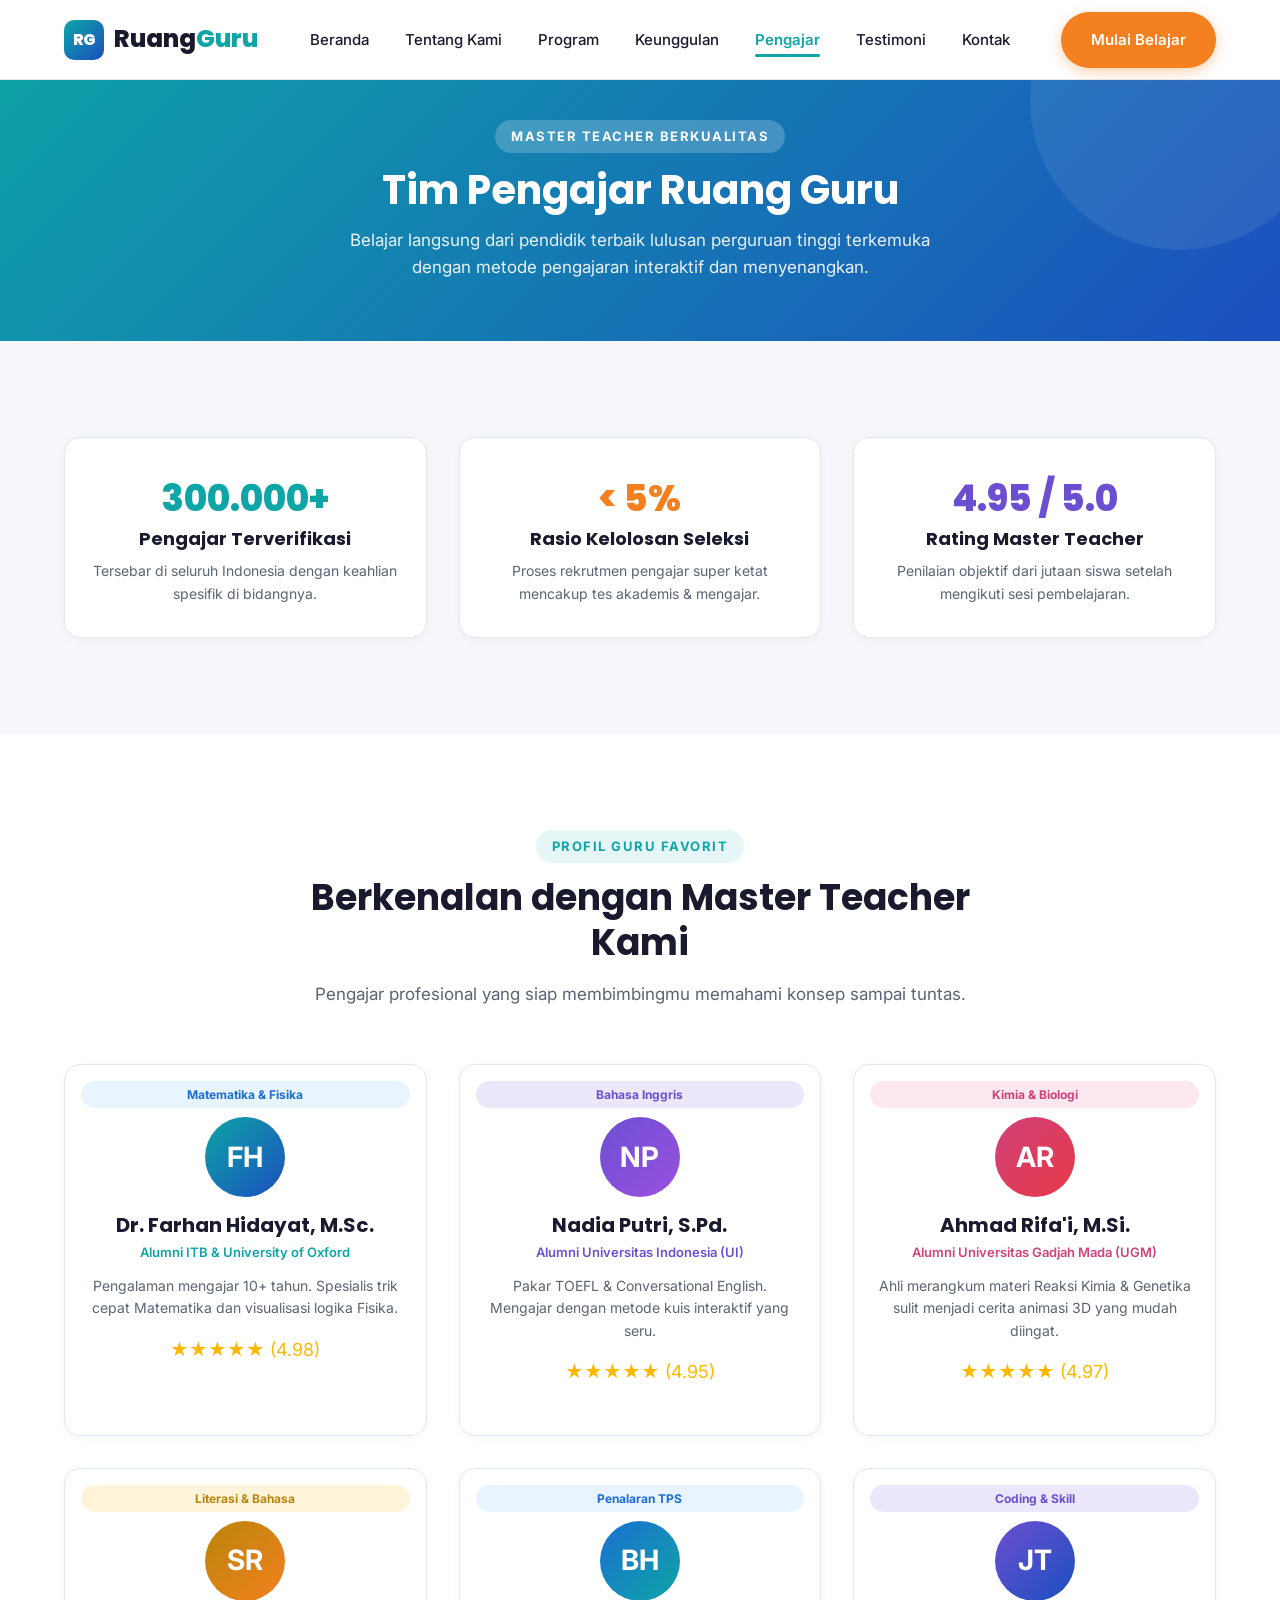
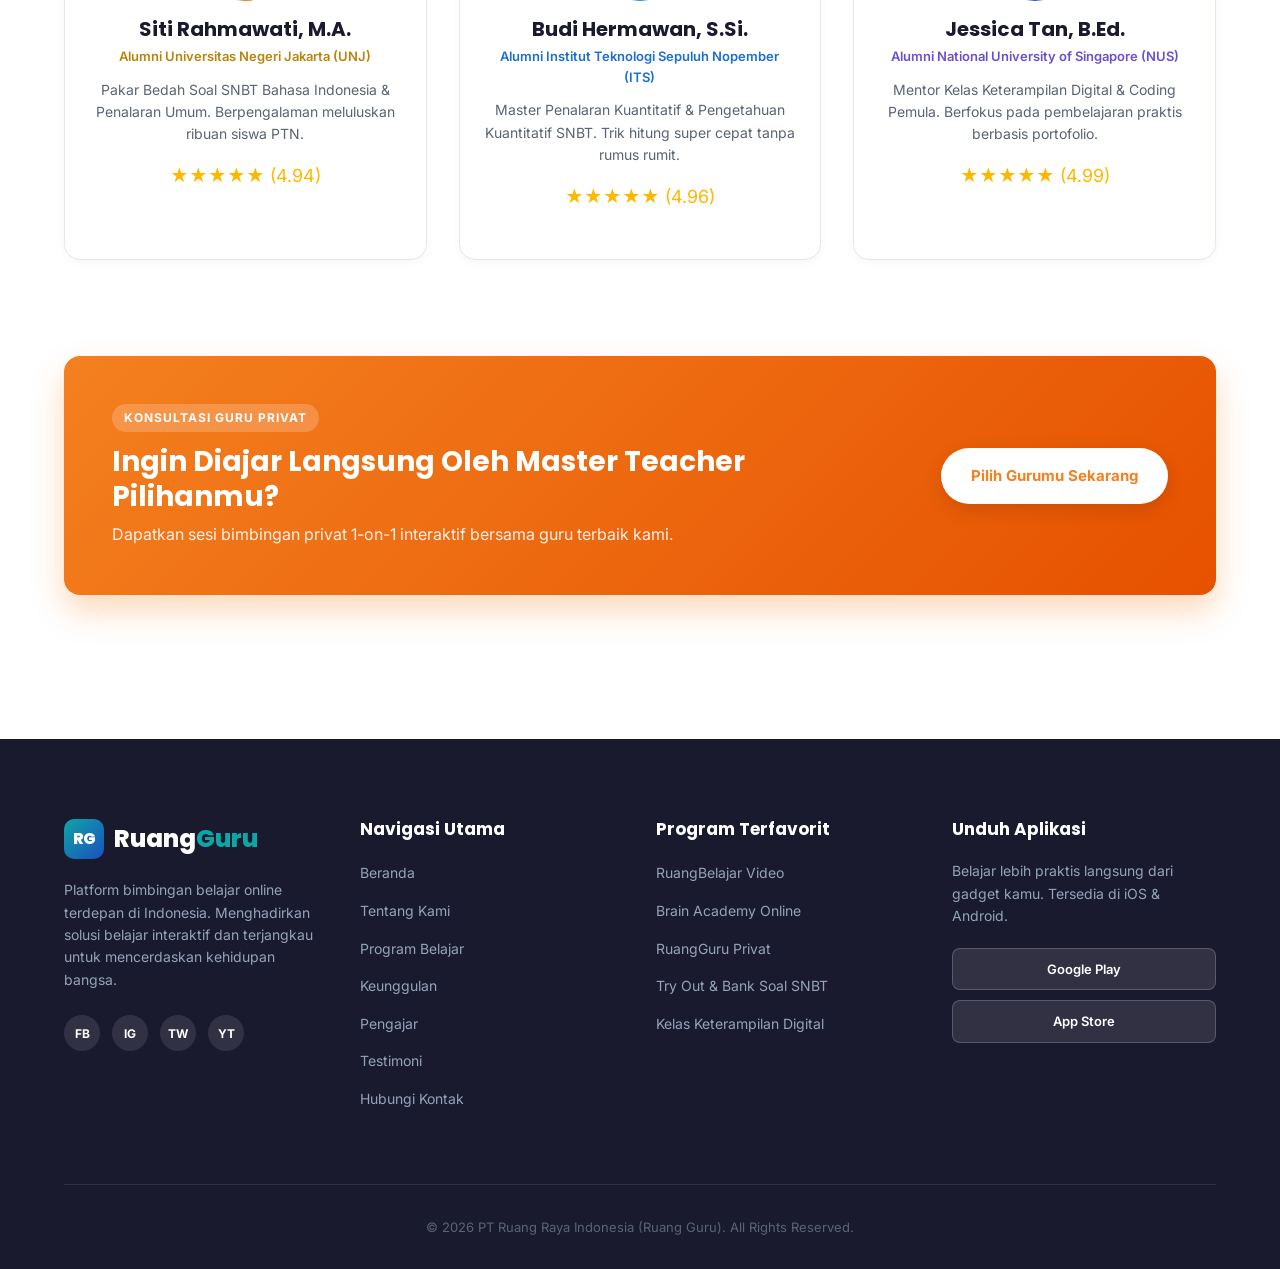
<file: pengajar.html>
<!DOCTYPE html>
<html lang="id">
<head>
    <meta charset="UTF-8">
    <meta name="viewport" content="width=device-width, initial-scale=1.0">
    <meta name="description" content="Tim Pengajar Ruang Guru - Mengenal ratusan ribu Master Teacher berpengalaman lulusan kampus ternama (UI, ITB, UGM, Oxford) di Ruang Guru.">
    <title>Tim Pengajar - Ruang Guru</title>

    <!-- Google Fonts CDN -->
    <link rel="preconnect" href="https://fonts.googleapis.com">
    <link rel="preconnect" href="https://fonts.gstatic.com" crossorigin>
    <link href="https://fonts.googleapis.com/css2?family=Inter:wght@400;500;600;700&family=Poppins:wght@600;700;800&display=swap" rel="stylesheet">

    <!-- Stylesheet -->
    <link rel="stylesheet" href="style.css">
</head>
<body>

    <!-- ===== NAVBAR ===== -->
    <header class="navbar-header" id="navbar">
        <div class="container navbar-container">
            <a href="index.html" class="logo" aria-label="Ruang Guru Beranda">
                <span class="logo-icon">RG</span>
                <span class="logo-text">Ruang<span class="logo-highlight">Guru</span></span>
            </a>

            <nav class="nav-menu" id="nav-menu" aria-label="Navigasi Utama">
                <ul class="nav-list">
                    <li class="nav-item"><a href="index.html" class="nav-link">Beranda</a></li>
                    <li class="nav-item"><a href="tentang-kami.html" class="nav-link">Tentang Kami</a></li>
                    <li class="nav-item"><a href="program.html" class="nav-link">Program</a></li>
                    <li class="nav-item"><a href="keunggulan.html" class="nav-link">Keunggulan</a></li>
                    <li class="nav-item"><a href="pengajar.html" class="nav-link active">Pengajar</a></li>
                    <li class="nav-item"><a href="testimoni.html" class="nav-link">Testimoni</a></li>
                    <li class="nav-item"><a href="kontak.html" class="nav-link">Kontak</a></li>
                </ul>
            </nav>

            <div class="nav-actions">
                <a href="kontak.html" class="btn btn-orange btn-pill btn-nav">Mulai Belajar</a>
                <button class="hamburger-btn" id="hamburger-btn" aria-label="Buka Menu Navigasi" aria-expanded="false" aria-controls="nav-menu">
                    <span class="hamburger-bar"></span>
                    <span class="hamburger-bar"></span>
                    <span class="hamburger-bar"></span>
                </button>
            </div>
        </div>
    </header>

    <main id="main-content">
        <!-- Subpage Banner Header -->
        <div class="page-banner">
            <div class="container text-center reveal">
                <span class="section-tag">MASTER TEACHER BERKUALITAS</span>
                <h1 class="page-banner-title">Tim Pengajar Ruang Guru</h1>
                <p class="page-banner-subtitle">Belajar langsung dari pendidik terbaik lulusan perguruan tinggi terkemuka dengan metode pengajaran interaktif dan menyenangkan.</p>
            </div>
        </div>

        <!-- Highlight Stats Bar -->
        <div class="section-padding bg-light">
            <div class="container">
                <div class="grid grid-3 text-center reveal">
                    <div class="feature-preview-card">
                        <div class="stat-number text-teal mb-2" style="font-size: 2.25rem; font-weight: 800; color: var(--teal-main);">300.000+</div>
                        <h3>Pengajar Terverifikasi</h3>
                        <p>Tersebar di seluruh Indonesia dengan keahlian spesifik di bidangnya.</p>
                    </div>

                    <div class="feature-preview-card">
                        <div class="stat-number text-orange mb-2" style="font-size: 2.25rem; font-weight: 800; color: var(--orange-cta);">&lt; 5%</div>
                        <h3>Rasio Kelolosan Seleksi</h3>
                        <p>Proses rekrutmen pengajar super ketat mencakup tes akademis &amp; mengajar.</p>
                    </div>

                    <div class="feature-preview-card">
                        <div class="stat-number text-purple mb-2" style="font-size: 2.25rem; font-weight: 800; color: #6C4FD1;">4.95 / 5.0</div>
                        <h3>Rating Master Teacher</h3>
                        <p>Penilaian objektif dari jutaan siswa setelah mengikuti sesi pembelajaran.</p>
                    </div>
                </div>
            </div>
        </div>

        <!-- ===== PENGAJAR SECTION ===== -->
        <section class="section-padding" id="pengajar">
            <div class="container">
                <div class="section-header text-center reveal">
                    <span class="section-tag">PROFIL GURU FAVORIT</span>
                    <h2 class="section-title">Berkenalan dengan Master Teacher Kami</h2>
                    <p class="section-subtitle">Pengajar profesional yang siap membimbingmu memahami konsep sampai tuntas.</p>
                </div>

                <div class="grid grid-3 teacher-grid reveal">
                    <!-- Teacher 1 -->
                    <div class="feature-preview-card text-center" style="position: relative;">
                        <div class="card-badge badge-blue" style="position: absolute; top: 16px; right: 16px;">Matematika &amp; Fisika</div>
                        <div class="avatar-circle" style="width: 80px; height: 80px; font-size: 1.75rem; margin: 20px auto 16px auto; background: linear-gradient(135deg, var(--teal-main), var(--blue-dark));">FH</div>
                        <h3 style="font-size: 1.25rem; margin-bottom: 4px;">Dr. Farhan Hidayat, M.Sc.</h3>
                        <p style="font-size: 0.8125rem; font-weight: 600; color: var(--teal-main); margin-bottom: 12px;">Alumni ITB &amp; University of Oxford</p>
                        <p style="font-size: 0.875rem; margin-bottom: 16px;">Pengalaman mengajar 10+ tahun. Spesialis trik cepat Matematika dan visualisasi logika Fisika.</p>
                        <div class="testimonial-stars" style="color: #FFB800;">★★★★★ (4.98)</div>
                    </div>

                    <!-- Teacher 2 -->
                    <div class="feature-preview-card text-center" style="position: relative;">
                        <div class="card-badge badge-purple" style="position: absolute; top: 16px; right: 16px;">Bahasa Inggris</div>
                        <div class="avatar-circle" style="width: 80px; height: 80px; font-size: 1.75rem; margin: 20px auto 16px auto; background: linear-gradient(135deg, #6C4FD1, #9B51E0);">NP</div>
                        <h3 style="font-size: 1.25rem; margin-bottom: 4px;">Nadia Putri, S.Pd.</h3>
                        <p style="font-size: 0.8125rem; font-weight: 600; color: #6C4FD1; margin-bottom: 12px;">Alumni Universitas Indonesia (UI)</p>
                        <p style="font-size: 0.875rem; margin-bottom: 16px;">Pakar TOEFL &amp; Conversational English. Mengajar dengan metode kuis interaktif yang seru.</p>
                        <div class="testimonial-stars" style="color: #FFB800;">★★★★★ (4.95)</div>
                    </div>

                    <!-- Teacher 3 -->
                    <div class="feature-preview-card text-center" style="position: relative;">
                        <div class="card-badge badge-pink" style="position: absolute; top: 16px; right: 16px;">Kimia &amp; Biologi</div>
                        <div class="avatar-circle" style="width: 80px; height: 80px; font-size: 1.75rem; margin: 20px auto 16px auto; background: linear-gradient(135deg, #D1417A, #E63946);">AR</div>
                        <h3 style="font-size: 1.25rem; margin-bottom: 4px;">Ahmad Rifa'i, M.Si.</h3>
                        <p style="font-size: 0.8125rem; font-weight: 600; color: #D1417A; margin-bottom: 12px;">Alumni Universitas Gadjah Mada (UGM)</p>
                        <p style="font-size: 0.875rem; margin-bottom: 16px;">Ahli merangkum materi Reaksi Kimia &amp; Genetika sulit menjadi cerita animasi 3D yang mudah diingat.</p>
                        <div class="testimonial-stars" style="color: #FFB800;">★★★★★ (4.97)</div>
                    </div>

                    <!-- Teacher 4 -->
                    <div class="feature-preview-card text-center" style="position: relative;">
                        <div class="card-badge badge-yellow" style="position: absolute; top: 16px; right: 16px;">Literasi &amp; Bahasa</div>
                        <div class="avatar-circle" style="width: 80px; height: 80px; font-size: 1.75rem; margin: 20px auto 16px auto; background: linear-gradient(135deg, #B8850A, #F4801F);">SR</div>
                        <h3 style="font-size: 1.25rem; margin-bottom: 4px;">Siti Rahmawati, M.A.</h3>
                        <p style="font-size: 0.8125rem; font-weight: 600; color: #B8850A; margin-bottom: 12px;">Alumni Universitas Negeri Jakarta (UNJ)</p>
                        <p style="font-size: 0.875rem; margin-bottom: 16px;">Pakar Bedah Soal SNBT Bahasa Indonesia &amp; Penalaran Umum. Berpengalaman meluluskan ribuan siswa PTN.</p>
                        <div class="testimonial-stars" style="color: #FFB800;">★★★★★ (4.94)</div>
                    </div>

                    <!-- Teacher 5 -->
                    <div class="feature-preview-card text-center" style="position: relative;">
                        <div class="card-badge badge-blue" style="position: absolute; top: 16px; right: 16px;">Penalaran TPS</div>
                        <div class="avatar-circle" style="width: 80px; height: 80px; font-size: 1.75rem; margin: 20px auto 16px auto; background: linear-gradient(135deg, #1B6FD1, #0EA5A6);">BH</div>
                        <h3 style="font-size: 1.25rem; margin-bottom: 4px;">Budi Hermawan, S.Si.</h3>
                        <p style="font-size: 0.8125rem; font-weight: 600; color: #1B6FD1; margin-bottom: 12px;">Alumni Institut Teknologi Sepuluh Nopember (ITS)</p>
                        <p style="font-size: 0.875rem; margin-bottom: 16px;">Master Penalaran Kuantitatif &amp; Pengetahuan Kuantitatif SNBT. Trik hitung super cepat tanpa rumus rumit.</p>
                        <div class="testimonial-stars" style="color: #FFB800;">★★★★★ (4.96)</div>
                    </div>

                    <!-- Teacher 6 -->
                    <div class="feature-preview-card text-center" style="position: relative;">
                        <div class="card-badge badge-purple" style="position: absolute; top: 16px; right: 16px;">Coding &amp; Skill</div>
                        <div class="avatar-circle" style="width: 80px; height: 80px; font-size: 1.75rem; margin: 20px auto 16px auto; background: linear-gradient(135deg, #6C4FD1, #1B4FBF);">JT</div>
                        <h3 style="font-size: 1.25rem; margin-bottom: 4px;">Jessica Tan, B.Ed.</h3>
                        <p style="font-size: 0.8125rem; font-weight: 600; color: #6C4FD1; margin-bottom: 12px;">Alumni National University of Singapore (NUS)</p>
                        <p style="font-size: 0.875rem; margin-bottom: 16px;">Mentor Kelas Keterampilan Digital &amp; Coding Pemula. Berfokus pada pembelajaran praktis berbasis portofolio.</p>
                        <div class="testimonial-stars" style="color: #FFB800;">★★★★★ (4.99)</div>
                    </div>
                </div>

                <!-- CTA Banner Bottom -->
                <div class="cta-banner-wrapper mt-5">
                    <div class="cta-banner-card reveal">
                        <div class="cta-banner-content">
                            <span class="cta-badge">KONSULTASI GURU PRIVAT</span>
                            <h2>Ingin Diajar Langsung Oleh Master Teacher Pilihanmu?</h2>
                            <p>Dapatkan sesi bimbingan privat 1-on-1 interaktif bersama guru terbaik kami.</p>
                        </div>
                        <div class="cta-banner-action">
                            <a href="kontak.html" class="btn btn-white-orange btn-pill">Pilih Gurumu Sekarang</a>
                        </div>
                    </div>
                </div>
            </div>
        </section>
    </main>

    <!-- ===== FOOTER ===== -->
    <footer class="footer-section">
        <div class="container">
            <div class="grid grid-4 footer-grid">
                <!-- Col 1: Brand Info -->
                <div class="footer-col footer-brand-col">
                    <a href="index.html" class="logo logo-footer">
                        <span class="logo-icon">RG</span>
                        <span class="logo-text text-white">Ruang<span class="logo-highlight">Guru</span></span>
                    </a>
                    <p class="footer-desc">
                        Platform bimbingan belajar online terdepan di Indonesia. Menghadirkan solusi belajar interaktif dan terjangkau untuk mencerdaskan kehidupan bangsa.
                    </p>
                    <div class="social-links">
                        <a href="#" aria-label="Facebook Ruang Guru" class="social-icon">FB</a>
                        <a href="#" aria-label="Instagram Ruang Guru" class="social-icon">IG</a>
                        <a href="#" aria-label="Twitter Ruang Guru" class="social-icon">TW</a>
                        <a href="#" aria-label="YouTube Ruang Guru" class="social-icon">YT</a>
                    </div>
                </div>

                <!-- Col 2: Navigation -->
                <div class="footer-col">
                    <h4 class="footer-title">Navigasi Utama</h4>
                    <ul class="footer-links">
                        <li><a href="index.html">Beranda</a></li>
                        <li><a href="tentang-kami.html">Tentang Kami</a></li>
                        <li><a href="program.html">Program Belajar</a></li>
                        <li><a href="keunggulan.html">Keunggulan</a></li>
                        <li><a href="pengajar.html">Pengajar</a></li>
                        <li><a href="testimoni.html">Testimoni</a></li>
                        <li><a href="kontak.html">Hubungi Kontak</a></li>
                    </ul>
                </div>

                <!-- Col 3: Programs -->
                <div class="footer-col">
                    <h4 class="footer-title">Program Terfavorit</h4>
                    <ul class="footer-links">
                        <li><a href="program.html">RuangBelajar Video</a></li>
                        <li><a href="program.html">Brain Academy Online</a></li>
                        <li><a href="program.html">RuangGuru Privat</a></li>
                        <li><a href="program.html">Try Out &amp; Bank Soal SNBT</a></li>
                        <li><a href="program.html">Kelas Keterampilan Digital</a></li>
                    </ul>
                </div>

                <!-- Col 4: App Download -->
                <div class="footer-col">
                    <h4 class="footer-title">Unduh Aplikasi</h4>
                    <p class="footer-text-small">Belajar lebih praktis langsung dari gadget kamu. Tersedia di iOS &amp; Android.</p>
                    <div class="app-store-badges">
                        <div class="store-badge">Google Play</div>
                        <div class="store-badge">App Store</div>
                    </div>
                </div>
            </div>

            <div class="footer-bottom">
                <p>&copy; 2026 PT Ruang Raya Indonesia (Ruang Guru). All Rights Reserved.</p>
            </div>
        </div>
    </footer>

    <!-- Script JS -->
    <script src="script.js"></script>
</body>
</html>
</file>
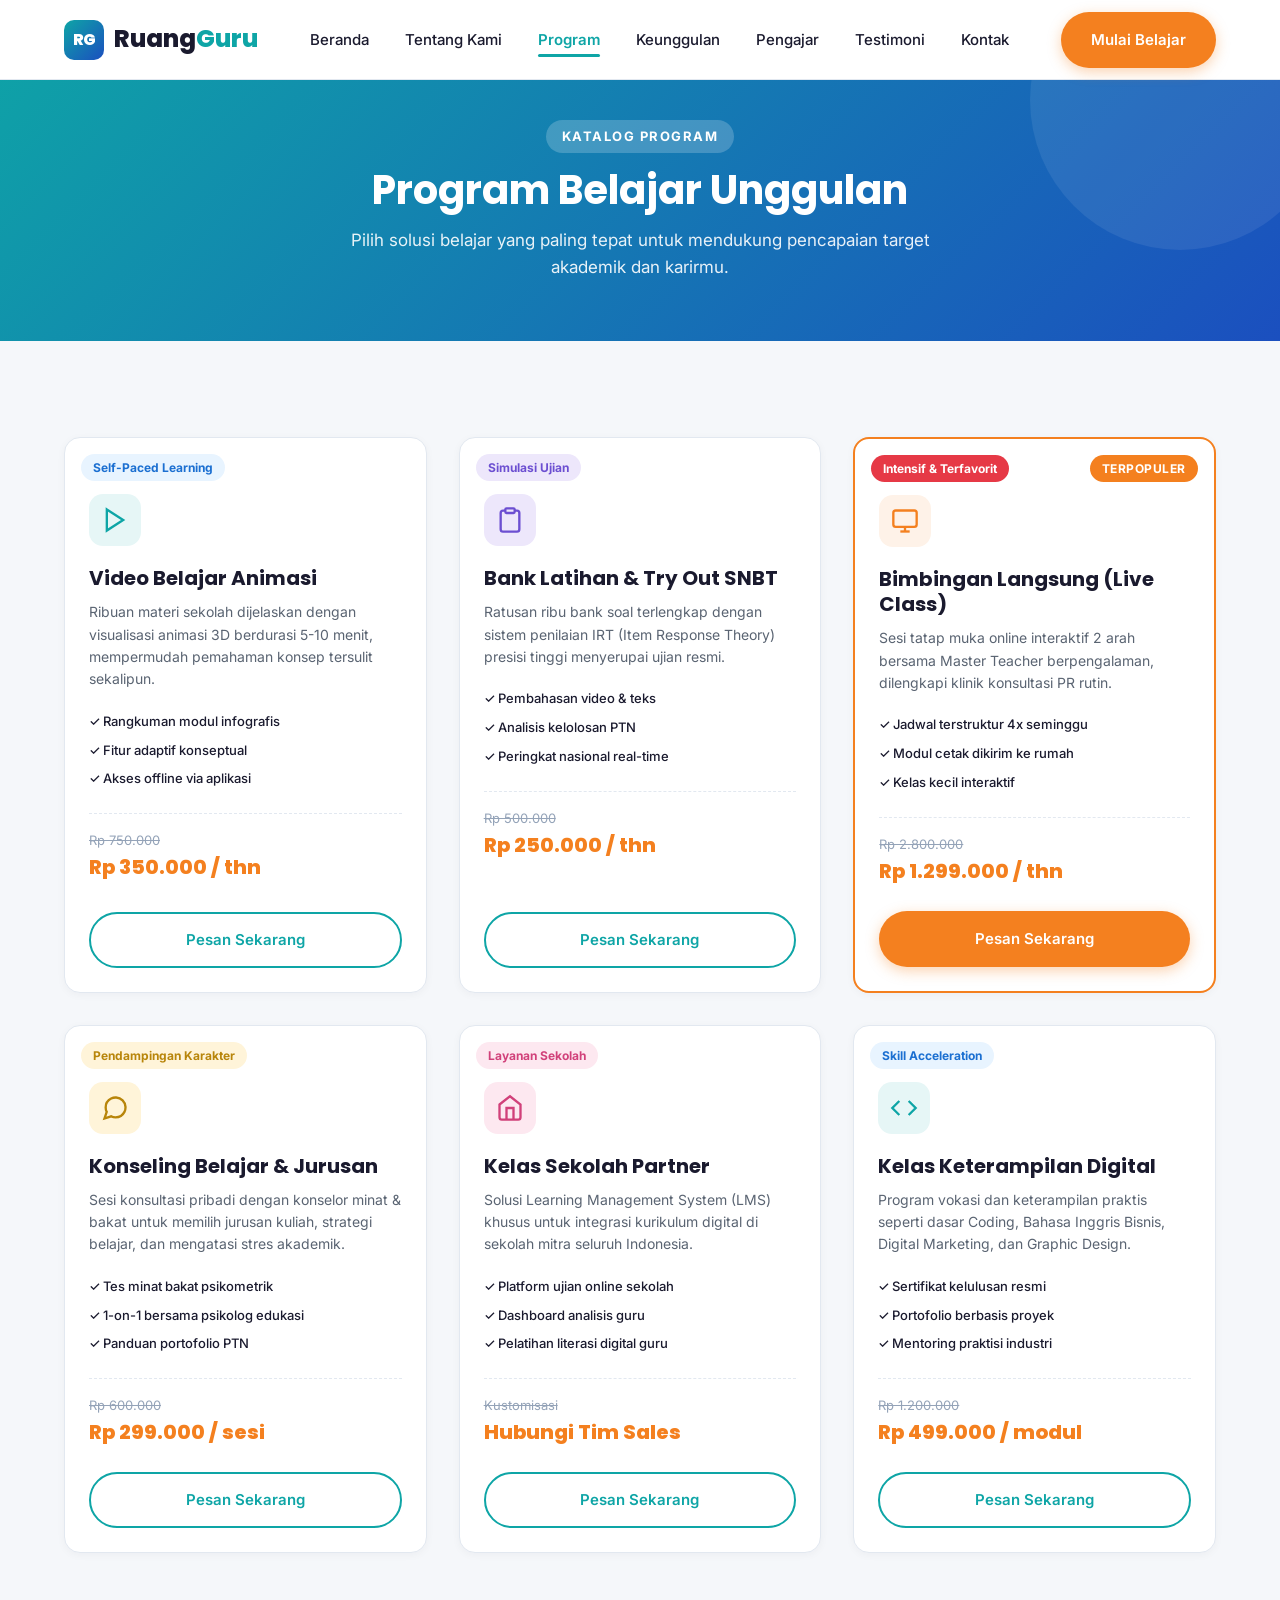
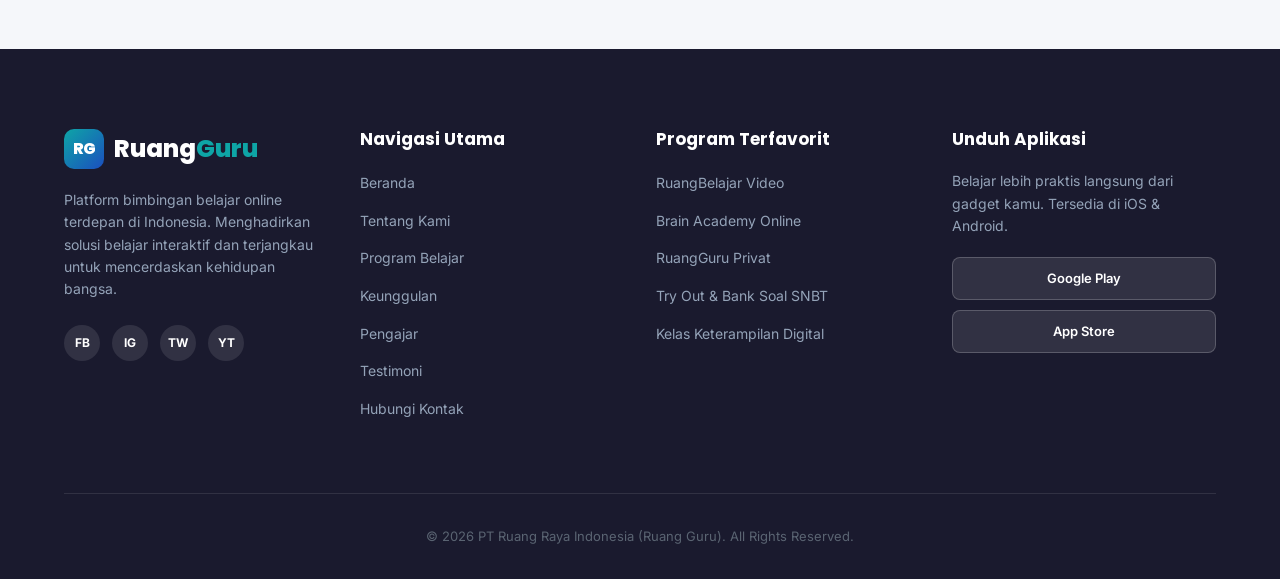
<file: program.html>
<!DOCTYPE html>
<html lang="id">
<head>
    <meta charset="UTF-8">
    <meta name="viewport" content="width=device-width, initial-scale=1.0">
    <meta name="description" content="Program Belajar Ruang Guru - Pilihan paket bimbingan belajar lengkap mulai dari Video Belajar, Brain Academy Online, Privat, Try Out, hingga Kelas Keterampilan.">
    <title>Program Belajar - Ruang Guru</title>

    <!-- Google Fonts CDN -->
    <link rel="preconnect" href="https://fonts.googleapis.com">
    <link rel="preconnect" href="https://fonts.gstatic.com" crossorigin>
    <link href="https://fonts.googleapis.com/css2?family=Inter:wght@400;500;600;700&family=Poppins:wght@600;700;800&display=swap" rel="stylesheet">

    <!-- Stylesheet -->
    <link rel="stylesheet" href="style.css">
</head>
<body>

    <!-- ===== NAVBAR ===== -->
    <header class="navbar-header" id="navbar">
        <div class="container navbar-container">
            <a href="index.html" class="logo" aria-label="Ruang Guru Beranda">
                <span class="logo-icon">RG</span>
                <span class="logo-text">Ruang<span class="logo-highlight">Guru</span></span>
            </a>

            <nav class="nav-menu" id="nav-menu" aria-label="Navigasi Utama">
                <ul class="nav-list">
                    <li class="nav-item"><a href="index.html" class="nav-link">Beranda</a></li>
                    <li class="nav-item"><a href="tentang-kami.html" class="nav-link">Tentang Kami</a></li>
                    <li class="nav-item"><a href="program.html" class="nav-link active">Program</a></li>
                    <li class="nav-item"><a href="keunggulan.html" class="nav-link">Keunggulan</a></li>
                    <li class="nav-item"><a href="pengajar.html" class="nav-link">Pengajar</a></li>
                    <li class="nav-item"><a href="testimoni.html" class="nav-link">Testimoni</a></li>
                    <li class="nav-item"><a href="kontak.html" class="nav-link">Kontak</a></li>
                </ul>
            </nav>

            <div class="nav-actions">
                <a href="kontak.html" class="btn btn-orange btn-pill btn-nav">Mulai Belajar</a>
                <button class="hamburger-btn" id="hamburger-btn" aria-label="Buka Menu Navigasi" aria-expanded="false" aria-controls="nav-menu">
                    <span class="hamburger-bar"></span>
                    <span class="hamburger-bar"></span>
                    <span class="hamburger-bar"></span>
                </button>
            </div>
        </div>
    </header>

    <main id="main-content">
        <!-- Subpage Banner Header -->
        <div class="page-banner">
            <div class="container text-center reveal">
                <span class="section-tag">KATALOG PROGRAM</span>
                <h1 class="page-banner-title">Program Belajar Unggulan</h1>
                <p class="page-banner-subtitle">Pilih solusi belajar yang paling tepat untuk mendukung pencapaian target akademik dan karirmu.</p>
            </div>
        </div>

        <!-- ===== PROGRAM ===== -->
        <section class="section-padding bg-light" id="program">
            <div class="container">
                <div class="grid grid-3 program-full-grid reveal">
                    <!-- Program 1 -->
                    <div class="program-card">
                        <div class="card-badge badge-blue">Self-Paced Learning</div>
                        <div class="card-body">
                            <div class="program-icon icon-teal">
                                <svg width="28" height="28" viewBox="0 0 24 24" fill="none" stroke="currentColor" stroke-width="2">
                                    <polygon points="5 3 19 12 5 21 5 3"></polygon>
                                </svg>
                            </div>
                            <h3 class="program-card-title">Video Belajar Animasi</h3>
                            <p class="program-card-desc">Ribuan materi sekolah dijelaskan dengan visualisasi animasi 3D berdurasi 5-10 menit, mempermudah pemahaman konsep tersulit sekalipun.</p>
                            <ul class="program-feature-list">
                                <li>✓ Rangkuman modul infografis</li>
                                <li>✓ Fitur adaptif konseptual</li>
                                <li>✓ Akses offline via aplikasi</li>
                            </ul>
                            <div class="program-price">
                                <span class="price-discount">Rp 750.000</span>
                                <span class="price-main">Rp 350.000 / thn</span>
                            </div>
                        </div>
                        <div class="card-footer">
                            <a href="kontak.html" class="btn btn-outline-teal btn-full btn-pill">Pesan Sekarang</a>
                        </div>
                    </div>

                    <!-- Program 2 -->
                    <div class="program-card">
                        <div class="card-badge badge-purple">Simulasi Ujian</div>
                        <div class="card-body">
                            <div class="program-icon icon-purple">
                                <svg width="28" height="28" viewBox="0 0 24 24" fill="none" stroke="currentColor" stroke-width="2">
                                    <path d="M16 4h2a2 2 0 0 1 2 2v14a2 2 0 0 1-2 2H6a2 2 0 0 1-2-2V6a2 2 0 0 1 2-2h2"></path>
                                    <rect x="8" y="2" width="8" height="4" rx="1" ry="1"></rect>
                                </svg>
                            </div>
                            <h3 class="program-card-title">Bank Latihan &amp; Try Out SNBT</h3>
                            <p class="program-card-desc">Ratusan ribu bank soal terlengkap dengan sistem penilaian IRT (Item Response Theory) presisi tinggi menyerupai ujian resmi.</p>
                            <ul class="program-feature-list">
                                <li>✓ Pembahasan video &amp; teks</li>
                                <li>✓ Analisis kelolosan PTN</li>
                                <li>✓ Peringkat nasional real-time</li>
                            </ul>
                            <div class="program-price">
                                <span class="price-discount">Rp 500.000</span>
                                <span class="price-main">Rp 250.000 / thn</span>
                            </div>
                        </div>
                        <div class="card-footer">
                            <a href="kontak.html" class="btn btn-outline-teal btn-full btn-pill">Pesan Sekarang</a>
                        </div>
                    </div>

                    <!-- Program 3 -->
                    <div class="program-card program-card-popular">
                        <div class="popular-ribbon">Terpopuler</div>
                        <div class="card-badge badge-red">Intensif &amp; Terfavorit</div>
                        <div class="card-body">
                            <div class="program-icon icon-orange">
                                <svg width="28" height="28" viewBox="0 0 24 24" fill="none" stroke="currentColor" stroke-width="2">
                                    <rect x="2" y="3" width="20" height="14" rx="2" ry="2"></rect>
                                    <line x1="8" y1="21" x2="16" y2="21"></line>
                                    <line x1="12" y1="17" x2="12" y2="21"></line>
                                </svg>
                            </div>
                            <h3 class="program-card-title">Bimbingan Langsung (Live Class)</h3>
                            <p class="program-card-desc">Sesi tatap muka online interaktif 2 arah bersama Master Teacher berpengalaman, dilengkapi klinik konsultasi PR rutin.</p>
                            <ul class="program-feature-list">
                                <li>✓ Jadwal terstruktur 4x seminggu</li>
                                <li>✓ Modul cetak dikirim ke rumah</li>
                                <li>✓ Kelas kecil interaktif</li>
                            </ul>
                            <div class="program-price">
                                <span class="price-discount">Rp 2.800.000</span>
                                <span class="price-main">Rp 1.299.000 / thn</span>
                            </div>
                        </div>
                        <div class="card-footer">
                            <a href="kontak.html" class="btn btn-orange btn-full btn-pill">Pesan Sekarang</a>
                        </div>
                    </div>

                    <!-- Program 4 -->
                    <div class="program-card">
                        <div class="card-badge badge-yellow">Pendampingan Karakter</div>
                        <div class="card-body">
                            <div class="program-icon icon-yellow">
                                <svg width="28" height="28" viewBox="0 0 24 24" fill="none" stroke="currentColor" stroke-width="2">
                                    <path d="M21 11.5a8.38 8.38 0 0 1-.9 3.8 8.5 8.5 0 0 1-7.6 4.7 8.38 8.38 0 0 1-3.8-.9L3 21l1.9-5.7a8.38 8.38 0 0 1-.9-3.8 8.5 8.5 0 0 1 4.7-7.6 8.38 8.38 0 0 1 3.8-.9h.5a8.48 8.48 0 0 1 8 8v.5z"></path>
                                </svg>
                            </div>
                            <h3 class="program-card-title">Konseling Belajar &amp; Jurusan</h3>
                            <p class="program-card-desc">Sesi konsultasi pribadi dengan konselor minat &amp; bakat untuk memilih jurusan kuliah, strategi belajar, dan mengatasi stres akademik.</p>
                            <ul class="program-feature-list">
                                <li>✓ Tes minat bakat psikometrik</li>
                                <li>✓ 1-on-1 bersama psikolog edukasi</li>
                                <li>✓ Panduan portofolio PTN</li>
                            </ul>
                            <div class="program-price">
                                <span class="price-discount">Rp 600.000</span>
                                <span class="price-main">Rp 299.000 / sesi</span>
                            </div>
                        </div>
                        <div class="card-footer">
                            <a href="kontak.html" class="btn btn-outline-teal btn-full btn-pill">Pesan Sekarang</a>
                        </div>
                    </div>

                    <!-- Program 5 -->
                    <div class="program-card">
                        <div class="card-badge badge-pink">Layanan Sekolah</div>
                        <div class="card-body">
                            <div class="program-icon icon-pink">
                                <svg width="28" height="28" viewBox="0 0 24 24" fill="none" stroke="currentColor" stroke-width="2">
                                    <path d="M3 9l9-7 9 7v11a2 2 0 0 1-2 2H5a2 2 0 0 1-2-2z"></path>
                                    <polyline points="9 22 9 12 15 12 15 22"></polyline>
                                </svg>
                            </div>
                            <h3 class="program-card-title">Kelas Sekolah Partner</h3>
                            <p class="program-card-desc">Solusi Learning Management System (LMS) khusus untuk integrasi kurikulum digital di sekolah mitra seluruh Indonesia.</p>
                            <ul class="program-feature-list">
                                <li>✓ Platform ujian online sekolah</li>
                                <li>✓ Dashboard analisis guru</li>
                                <li>✓ Pelatihan literasi digital guru</li>
                            </ul>
                            <div class="program-price">
                                <span class="price-discount">Kustomisasi</span>
                                <span class="price-main">Hubungi Tim Sales</span>
                            </div>
                        </div>
                        <div class="card-footer">
                            <a href="kontak.html" class="btn btn-outline-teal btn-full btn-pill">Pesan Sekarang</a>
                        </div>
                    </div>

                    <!-- Program 6 -->
                    <div class="program-card">
                        <div class="card-badge badge-blue">Skill Acceleration</div>
                        <div class="card-body">
                            <div class="program-icon icon-teal">
                                <svg width="28" height="28" viewBox="0 0 24 24" fill="none" stroke="currentColor" stroke-width="2">
                                    <polyline points="16 18 22 12 16 6"></polyline>
                                    <polyline points="8 6 2 12 8 18"></polyline>
                                </svg>
                            </div>
                            <h3 class="program-card-title">Kelas Keterampilan Digital</h3>
                            <p class="program-card-desc">Program vokasi dan keterampilan praktis seperti dasar Coding, Bahasa Inggris Bisnis, Digital Marketing, dan Graphic Design.</p>
                            <ul class="program-feature-list">
                                <li>✓ Sertifikat kelulusan resmi</li>
                                <li>✓ Portofolio berbasis proyek</li>
                                <li>✓ Mentoring praktisi industri</li>
                            </ul>
                            <div class="program-price">
                                <span class="price-discount">Rp 1.200.000</span>
                                <span class="price-main">Rp 499.000 / modul</span>
                            </div>
                        </div>
                        <div class="card-footer">
                            <a href="kontak.html" class="btn btn-outline-teal btn-full btn-pill">Pesan Sekarang</a>
                        </div>
                    </div>
                </div>
            </div>
        </section>
    </main>

    <!-- ===== FOOTER ===== -->
    <footer class="footer-section">
        <div class="container">
            <div class="grid grid-4 footer-grid">
                <!-- Col 1: Brand Info -->
                <div class="footer-col footer-brand-col">
                    <a href="index.html" class="logo logo-footer">
                        <span class="logo-icon">RG</span>
                        <span class="logo-text text-white">Ruang<span class="logo-highlight">Guru</span></span>
                    </a>
                    <p class="footer-desc">
                        Platform bimbingan belajar online terdepan di Indonesia. Menghadirkan solusi belajar interaktif dan terjangkau untuk mencerdaskan kehidupan bangsa.
                    </p>
                    <div class="social-links">
                        <a href="#" aria-label="Facebook Ruang Guru" class="social-icon">FB</a>
                        <a href="#" aria-label="Instagram Ruang Guru" class="social-icon">IG</a>
                        <a href="#" aria-label="Twitter Ruang Guru" class="social-icon">TW</a>
                        <a href="#" aria-label="YouTube Ruang Guru" class="social-icon">YT</a>
                    </div>
                </div>

                <!-- Col 2: Navigation -->
                <div class="footer-col">
                    <h4 class="footer-title">Navigasi Utama</h4>
                    <ul class="footer-links">
                        <li><a href="index.html">Beranda</a></li>
                        <li><a href="tentang-kami.html">Tentang Kami</a></li>
                        <li><a href="program.html">Program Belajar</a></li>
                        <li><a href="keunggulan.html">Keunggulan</a></li>
                        <li><a href="pengajar.html">Pengajar</a></li>
                        <li><a href="testimoni.html">Testimoni</a></li>
                        <li><a href="kontak.html">Hubungi Kontak</a></li>
                    </ul>
                </div>

                <!-- Col 3: Programs -->
                <div class="footer-col">
                    <h4 class="footer-title">Program Terfavorit</h4>
                    <ul class="footer-links">
                        <li><a href="program.html">RuangBelajar Video</a></li>
                        <li><a href="program.html">Brain Academy Online</a></li>
                        <li><a href="program.html">RuangGuru Privat</a></li>
                        <li><a href="program.html">Try Out &amp; Bank Soal SNBT</a></li>
                        <li><a href="program.html">Kelas Keterampilan Digital</a></li>
                    </ul>
                </div>

                <!-- Col 4: App Download -->
                <div class="footer-col">
                    <h4 class="footer-title">Unduh Aplikasi</h4>
                    <p class="footer-text-small">Belajar lebih praktis langsung dari gadget kamu. Tersedia di iOS &amp; Android.</p>
                    <div class="app-store-badges">
                        <div class="store-badge">Google Play</div>
                        <div class="store-badge">App Store</div>
                    </div>
                </div>
            </div>

            <div class="footer-bottom">
                <p>&copy; 2026 PT Ruang Raya Indonesia (Ruang Guru). All Rights Reserved.</p>
            </div>
        </div>
    </footer>

    <!-- Script JS -->
    <script src="script.js"></script>
</body>
</html>
</file>
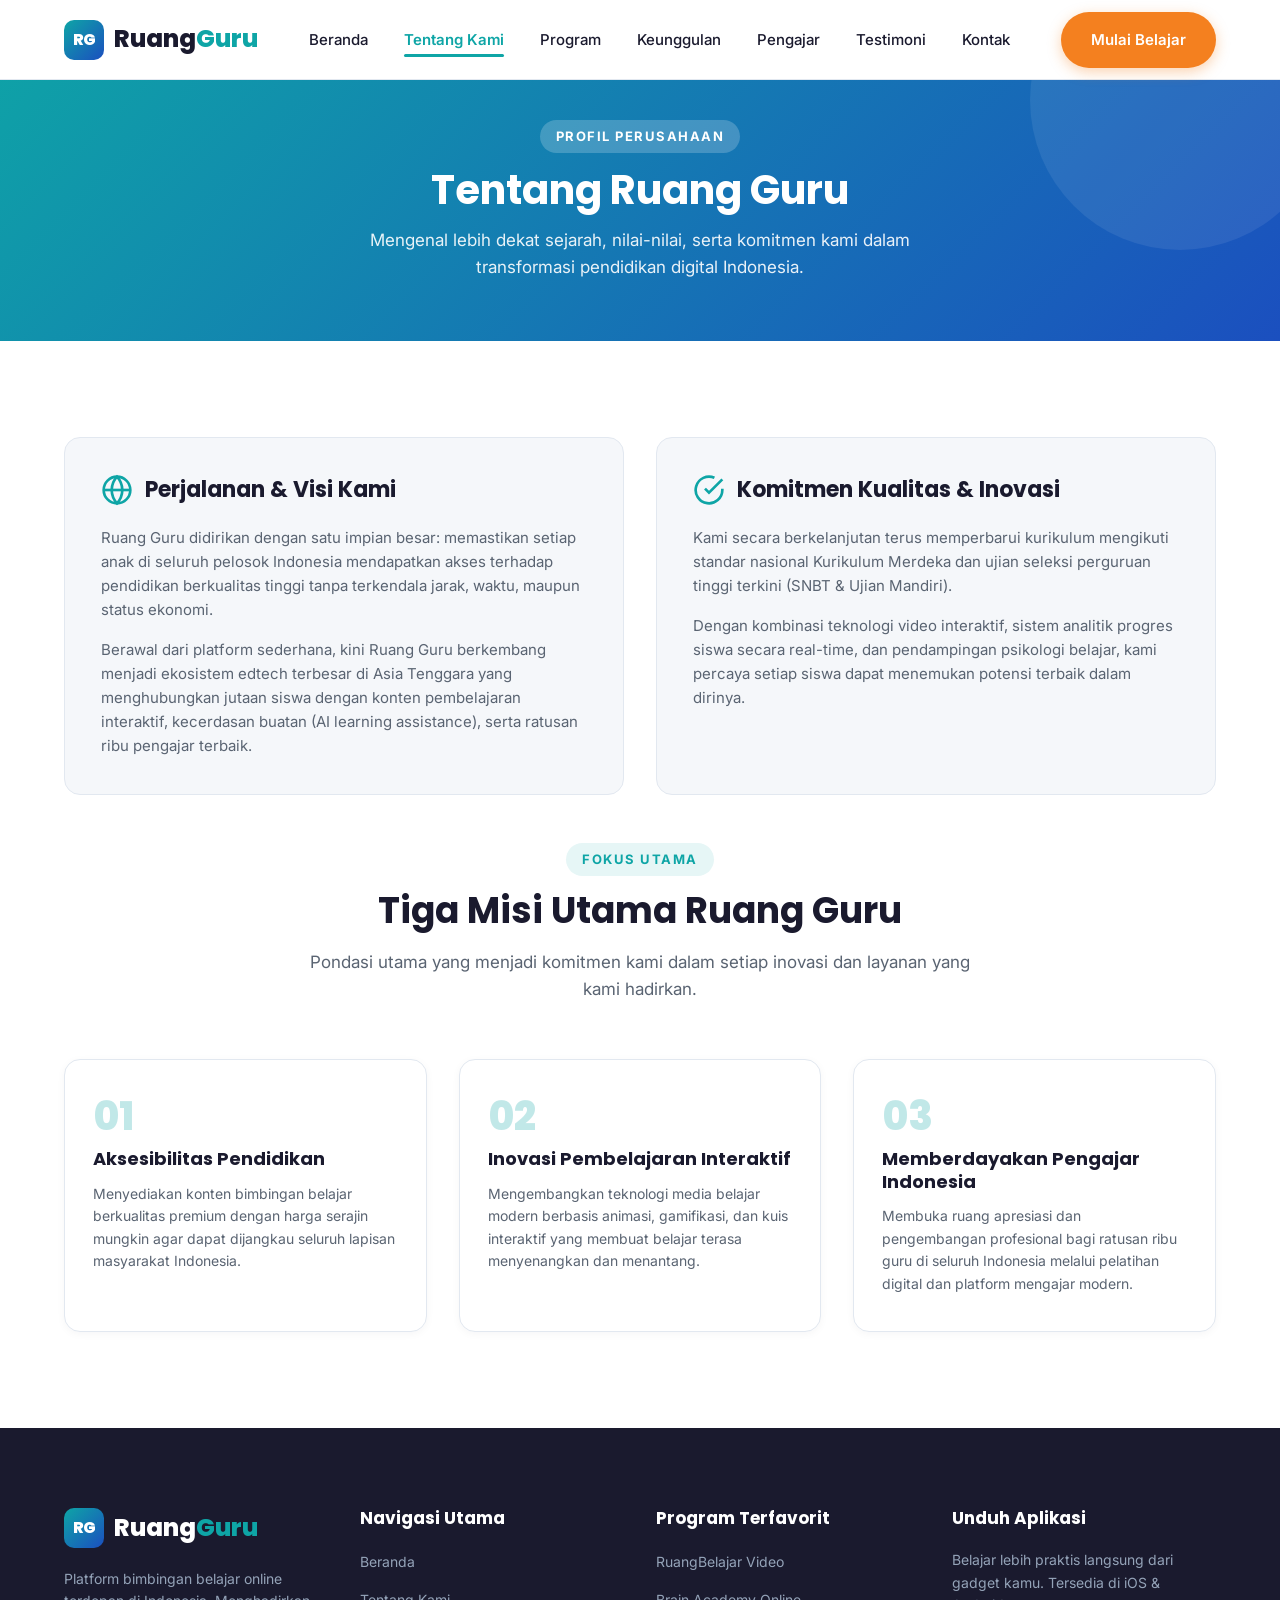
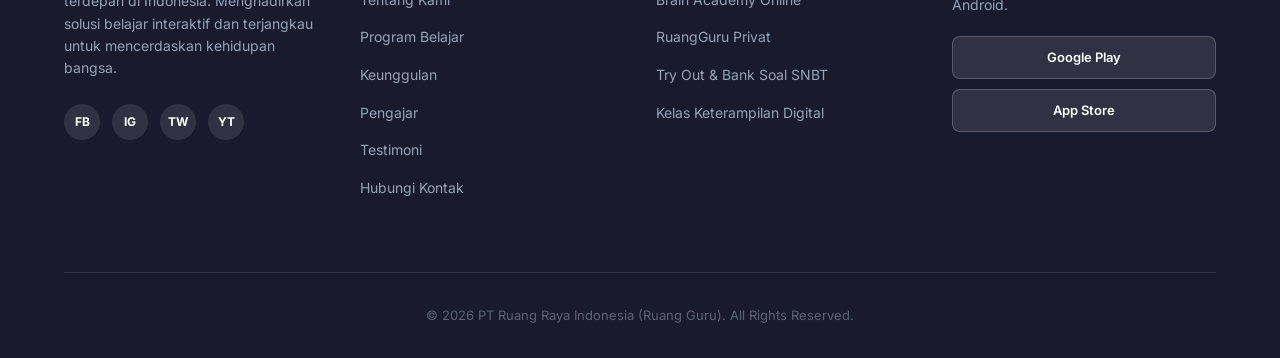
<file: tentang-kami.html>
<!DOCTYPE html>
<html lang="id">

<head>
    <meta charset="UTF-8">
    <meta name="viewport" content="width=device-width, initial-scale=1.0">
    <meta name="description"
        content="Tentang Ruang Guru - Sejarah, Visi, Misi dan Komitmen Ruang Guru dalam menghadirkan pendidikan berkualitas di seluruh Indonesia.">
    <title>Tentang Kami - Ruang Guru</title>

    <!-- Google Fonts CDN -->
    <link rel="preconnect" href="https://fonts.googleapis.com">
    <link rel="preconnect" href="https://fonts.gstatic.com" crossorigin>
    <link
        href="https://fonts.googleapis.com/css2?family=Inter:wght@400;500;600;700&family=Poppins:wght@600;700;800&display=swap"
        rel="stylesheet">

    <!-- Stylesheet -->
    <link rel="stylesheet" href="style.css">
</head>

<body>

    <!-- ===== NAVBAR ===== -->
    <header class="navbar-header" id="navbar">
        <div class="container navbar-container">
            <a href="index.html" class="logo" aria-label="Ruang Guru Beranda">
                <span class="logo-icon">RG</span>
                <span class="logo-text">Ruang<span class="logo-highlight">Guru</span></span>
            </a>

            <nav class="nav-menu" id="nav-menu" aria-label="Navigasi Utama">
                <ul class="nav-list">
                    <li class="nav-item"><a href="index.html" class="nav-link">Beranda</a></li>
                    <li class="nav-item"><a href="tentang-kami.html" class="nav-link active">Tentang Kami</a></li>
                    <li class="nav-item"><a href="program.html" class="nav-link">Program</a></li>
                    <li class="nav-item"><a href="keunggulan.html" class="nav-link">Keunggulan</a></li>
                    <li class="nav-item"><a href="pengajar.html" class="nav-link">Pengajar</a></li>
                    <li class="nav-item"><a href="testimoni.html" class="nav-link">Testimoni</a></li>
                    <li class="nav-item"><a href="kontak.html" class="nav-link">Kontak</a></li>
                </ul>
            </nav>

            <div class="nav-actions">
                <a href="kontak.html" class="btn btn-orange btn-pill btn-nav">Mulai Belajar</a>
                <button class="hamburger-btn" id="hamburger-btn" aria-label="Buka Menu Navigasi" aria-expanded="false"
                    aria-controls="nav-menu">
                    <span class="hamburger-bar"></span>
                    <span class="hamburger-bar"></span>
                    <span class="hamburger-bar"></span>
                </button>
            </div>
        </div>
    </header>

    <main id="main-content">
        <!-- Subpage Banner Header -->
        <div class="page-banner">
            <div class="container text-center reveal">
                <span class="section-tag">PROFIL PERUSAHAAN</span>
                <h1 class="page-banner-title">Tentang Ruang Guru</h1>
                <p class="page-banner-subtitle">Mengenal lebih dekat sejarah, nilai-nilai, serta komitmen kami dalam
                    transformasi pendidikan digital Indonesia.</p>
            </div>
        </div>

        <!-- ===== TENTANG KAMI ===== -->
        <section class="section-padding" id="tentang-kami">
            <div class="container">
                <!-- Story Narrative -->
                <div class="about-narrative-grid grid grid-2 reveal">
                    <div class="narrative-box bg-light">
                        <div class="narrative-icon-header">
                            <svg width="32" height="32" viewBox="0 0 24 24" fill="none" stroke="currentColor"
                                stroke-width="2">
                                <circle cx="12" cy="12" r="10"></circle>
                                <line x1="2" y1="12" x2="22" y2="12"></line>
                                <path
                                    d="M12 2a15.3 15.3 0 0 1 4 10 15.3 15.3 0 0 1-4 10 15.3 15.3 0 0 1-4-10 15.3 15.3 0 0 1 4-10z">
                                </path>
                            </svg>
                            <h3>Perjalanan &amp; Visi Kami</h3>
                        </div>
                        <p>
                            Ruang Guru didirikan dengan satu impian besar: memastikan setiap anak di seluruh pelosok
                            Indonesia mendapatkan akses terhadap pendidikan berkualitas tinggi tanpa terkendala jarak,
                            waktu, maupun status ekonomi.
                        </p>
                        <p>
                            Berawal dari platform sederhana, kini Ruang Guru berkembang menjadi ekosistem edtech
                            terbesar di Asia Tenggara yang menghubungkan jutaan siswa dengan konten pembelajaran
                            interaktif, kecerdasan buatan (AI learning assistance), serta ratusan ribu pengajar terbaik.
                        </p>
                    </div>

                    <div class="narrative-box bg-light">
                        <div class="narrative-icon-header">
                            <svg width="32" height="32" viewBox="0 0 24 24" fill="none" stroke="currentColor"
                                stroke-width="2">
                                <path d="M22 11.08V12a10 10 0 1 1-5.93-9.14"></path>
                                <polyline points="22 4 12 14.01 9 11.01"></polyline>
                            </svg>
                            <h3>Komitmen Kualitas &amp; Inovasi</h3>
                        </div>
                        <p>
                            Kami secara berkelanjutan terus memperbarui kurikulum mengikuti standar nasional Kurikulum
                            Merdeka dan ujian seleksi perguruan tinggi terkini (SNBT &amp; Ujian Mandiri).
                        </p>
                        <p>
                            Dengan kombinasi teknologi video interaktif, sistem analitik progres siswa secara real-time,
                            dan pendampingan psikologi belajar, kami percaya setiap siswa dapat menemukan potensi
                            terbaik dalam dirinya.
                        </p>
                    </div>
                </div>

                <!-- 3 Missions -->
                <div class="missions-wrapper mt-5">
                    <div class="section-header text-center reveal">
                        <span class="section-tag">FOKUS UTAMA</span>
                        <h2 class="section-title">Tiga Misi Utama Ruang Guru</h2>
                        <p class="section-subtitle">Pondasi utama yang menjadi komitmen kami dalam setiap inovasi dan
                            layanan yang kami hadirkan.</p>
                    </div>

                    <div class="grid grid-3 mission-grid reveal">
                        <!-- Mission 01 -->
                        <div class="mission-card">
                            <div class="mission-number">01</div>
                            <h4 class="mission-heading">Aksesibilitas Pendidikan</h4>
                            <p class="mission-desc">Menyediakan konten bimbingan belajar berkualitas premium dengan
                                harga serajin mungkin agar dapat dijangkau seluruh lapisan masyarakat Indonesia.</p>
                        </div>

                        <!-- Mission 02 -->
                        <div class="mission-card">
                            <div class="mission-number">02</div>
                            <h4 class="mission-heading">Inovasi Pembelajaran Interaktif</h4>
                            <p class="mission-desc">Mengembangkan teknologi media belajar modern berbasis animasi,
                                gamifikasi, dan kuis interaktif yang membuat belajar terasa menyenangkan dan menantang.
                            </p>
                        </div>

                        <!-- Mission 03 -->
                        <div class="mission-card">
                            <div class="mission-number">03</div>
                            <h4 class="mission-heading">Memberdayakan Pengajar Indonesia</h4>
                            <p class="mission-desc">Membuka ruang apresiasi dan pengembangan profesional bagi ratusan
                                ribu guru di seluruh Indonesia melalui pelatihan digital dan platform mengajar modern.
                            </p>
                        </div>
                    </div>
                </div>
            </div>
        </section>
    </main>

    <!-- ===== FOOTER ===== -->
    <footer class="footer-section">
        <div class="container">
            <div class="grid grid-4 footer-grid">
                <!-- Col 1: Brand Info -->
                <div class="footer-col footer-brand-col">
                    <a href="index.html" class="logo logo-footer">
                        <span class="logo-icon">RG</span>
                        <span class="logo-text text-white">Ruang<span class="logo-highlight">Guru</span></span>
                    </a>
                    <p class="footer-desc">
                        Platform bimbingan belajar online terdepan di Indonesia. Menghadirkan solusi belajar interaktif
                        dan terjangkau untuk mencerdaskan kehidupan bangsa.
                    </p>
                    <div class="social-links">
                        <a href="#" aria-label="Facebook Ruang Guru" class="social-icon">FB</a>
                        <a href="#" aria-label="Instagram Ruang Guru" class="social-icon">IG</a>
                        <a href="#" aria-label="Twitter Ruang Guru" class="social-icon">TW</a>
                        <a href="#" aria-label="YouTube Ruang Guru" class="social-icon">YT</a>
                    </div>
                </div>

                <!-- Col 2: Navigation -->
                <div class="footer-col">
                    <h4 class="footer-title">Navigasi Utama</h4>
                    <ul class="footer-links">
                        <li><a href="index.html">Beranda</a></li>
                        <li><a href="tentang-kami.html">Tentang Kami</a></li>
                        <li><a href="program.html">Program Belajar</a></li>
                        <li><a href="keunggulan.html">Keunggulan</a></li>
                        <li><a href="pengajar.html">Pengajar</a></li>
                        <li><a href="testimoni.html">Testimoni</a></li>
                        <li><a href="kontak.html">Hubungi Kontak</a></li>
                    </ul>
                </div>

                <!-- Col 3: Programs -->
                <div class="footer-col">
                    <h4 class="footer-title">Program Terfavorit</h4>
                    <ul class="footer-links">
                        <li><a href="program.html">RuangBelajar Video</a></li>
                        <li><a href="program.html">Brain Academy Online</a></li>
                        <li><a href="program.html">RuangGuru Privat</a></li>
                        <li><a href="program.html">Try Out &amp; Bank Soal SNBT</a></li>
                        <li><a href="program.html">Kelas Keterampilan Digital</a></li>
                    </ul>
                </div>

                <!-- Col 4: App Download -->
                <div class="footer-col">
                    <h4 class="footer-title">Unduh Aplikasi</h4>
                    <p class="footer-text-small">Belajar lebih praktis langsung dari gadget kamu. Tersedia di iOS &amp;
                        Android.</p>
                    <div class="app-store-badges">
                        <div class="store-badge">Google Play</div>
                        <div class="store-badge">App Store</div>
                    </div>
                </div>
            </div>

            <div class="footer-bottom">
                <p>&copy; 2026 PT Ruang Raya Indonesia (Ruang Guru). All Rights Reserved.</p>
            </div>
        </div>
    </footer>

    <!-- Script JS -->
    <script src="script.js"></script>
</body>

</html>
</file>
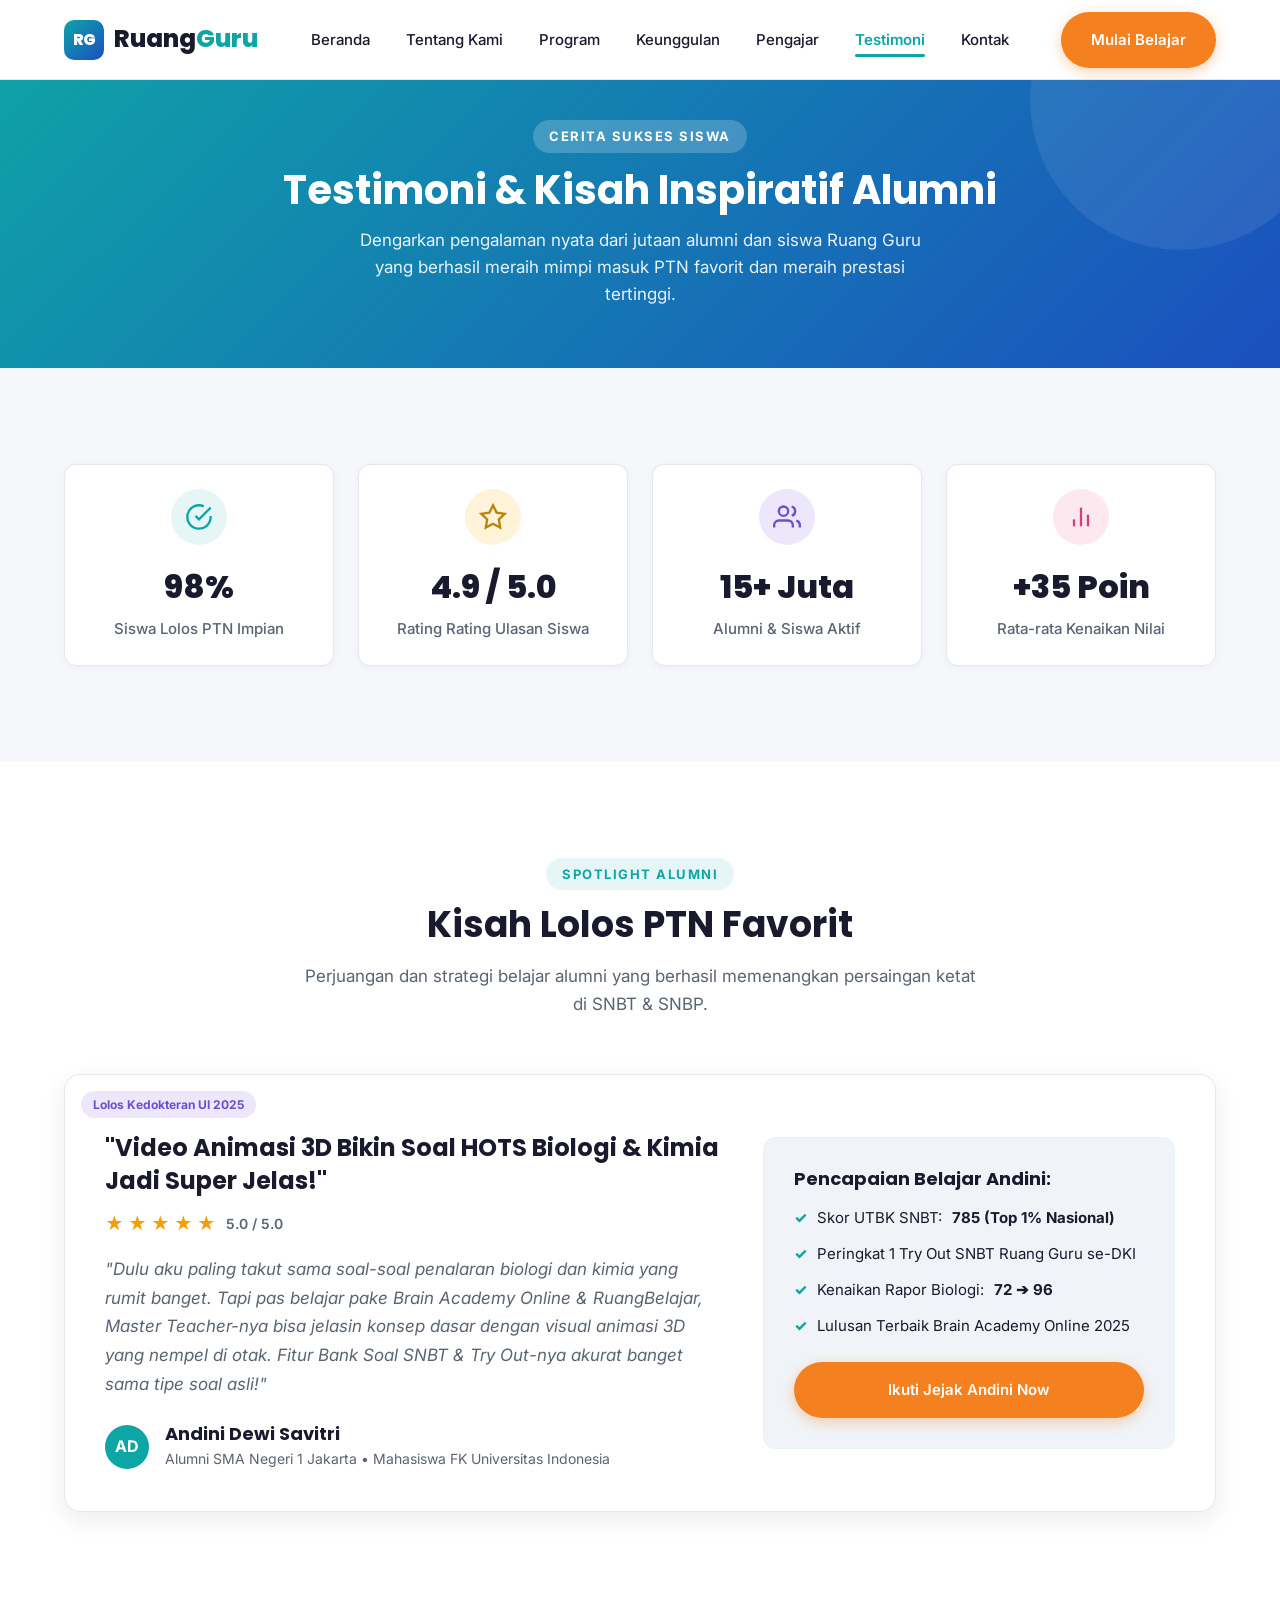
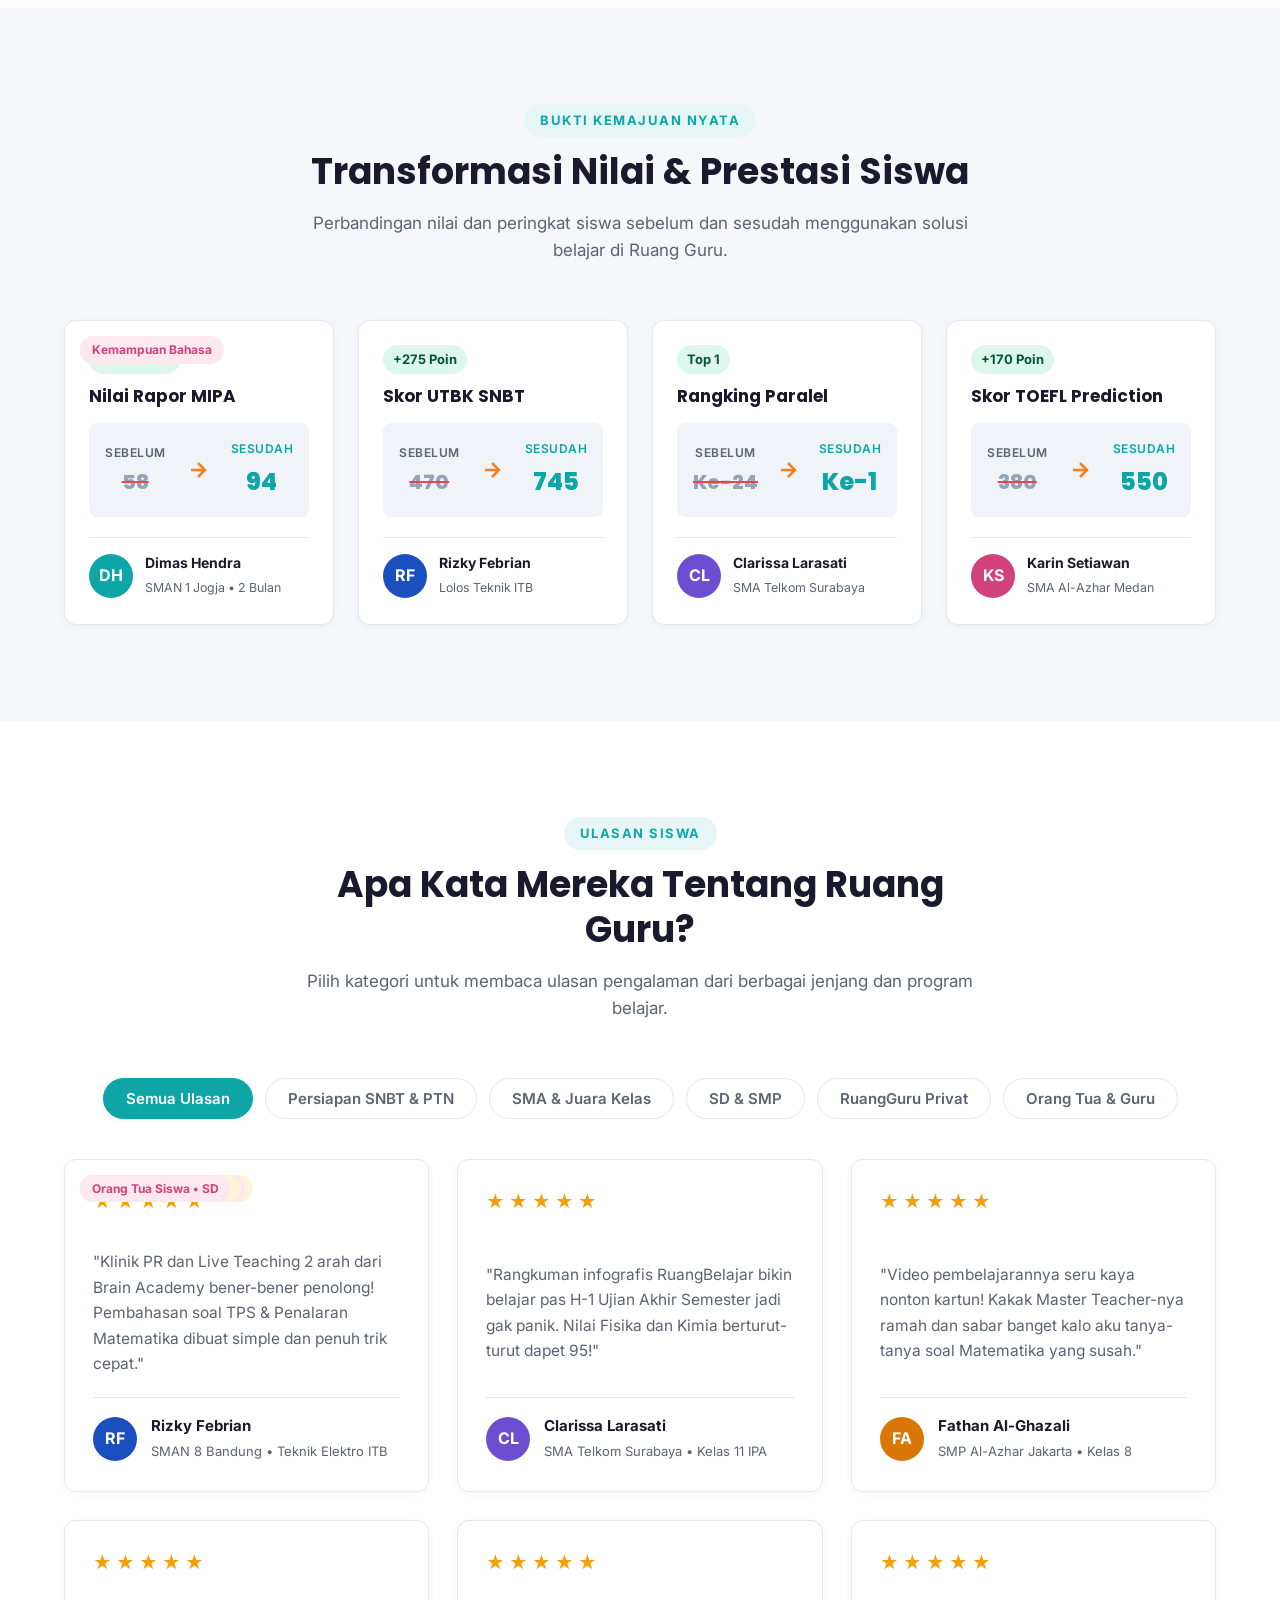
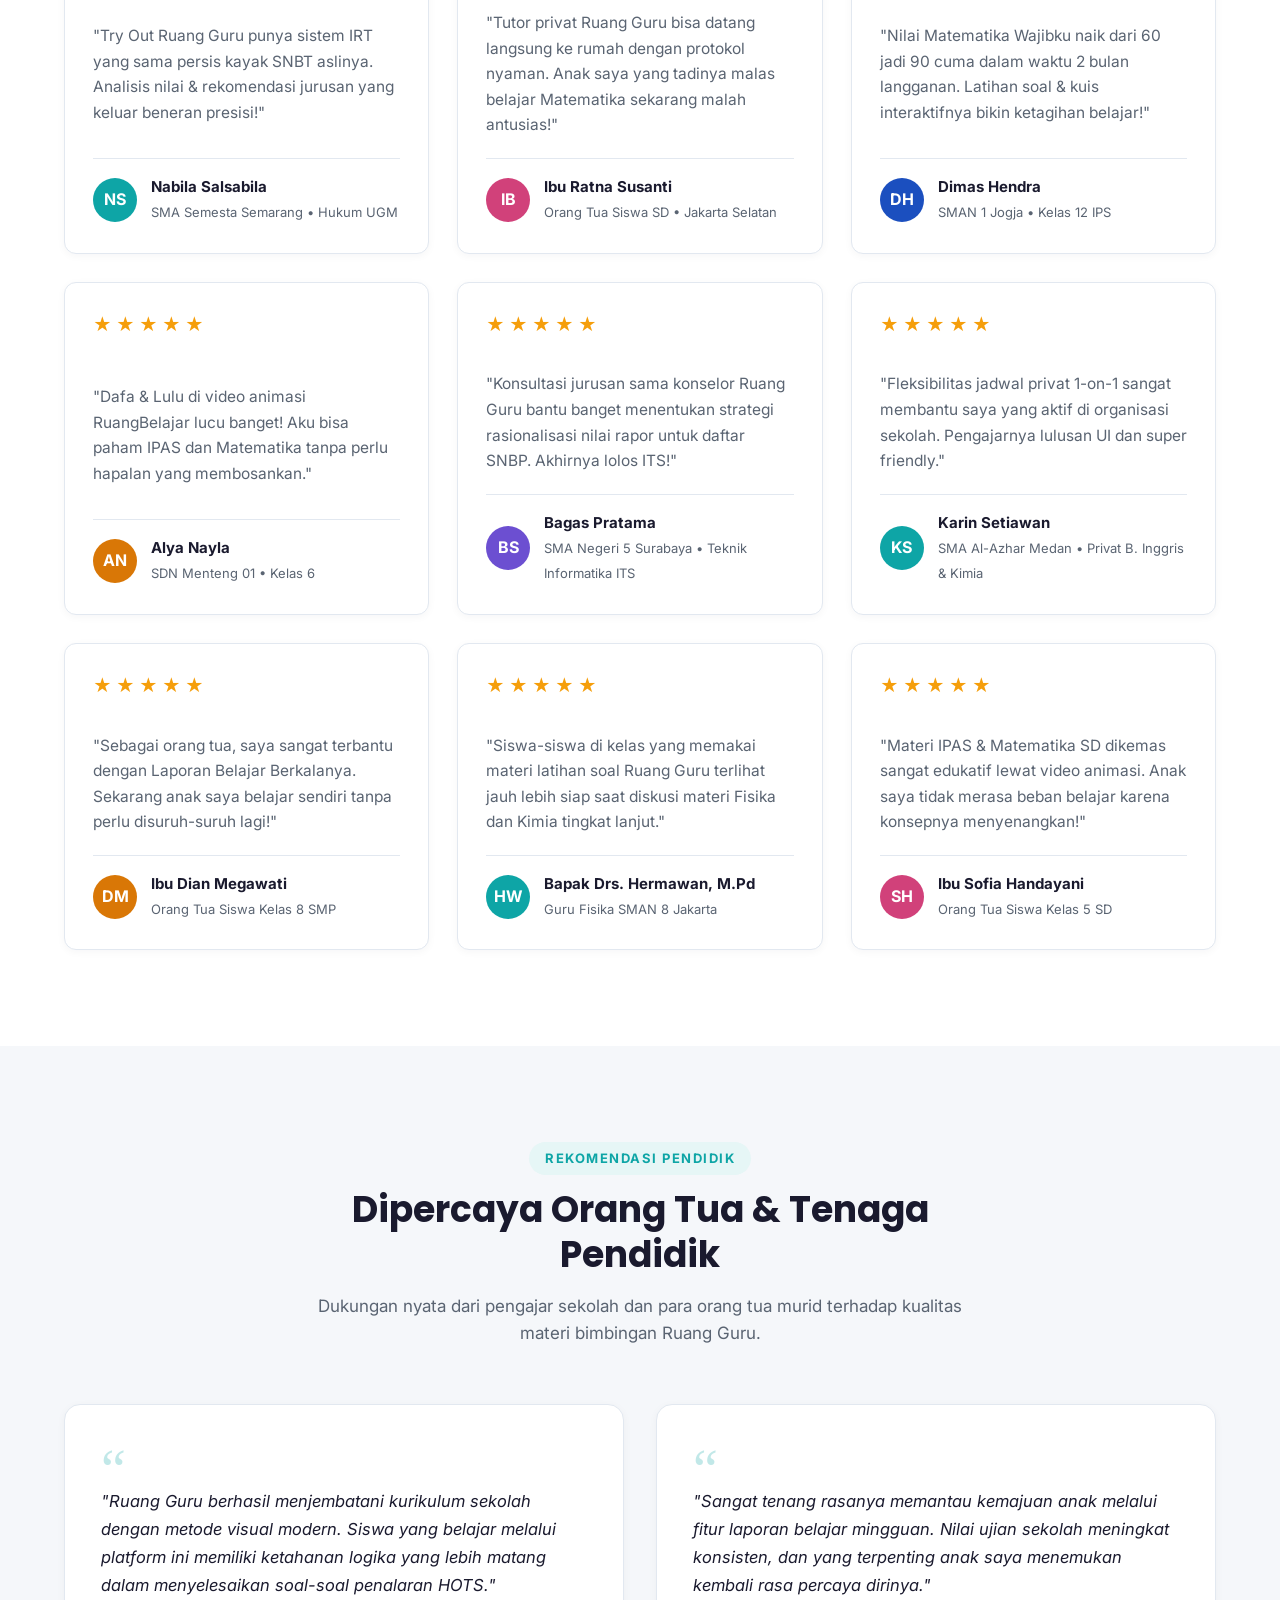
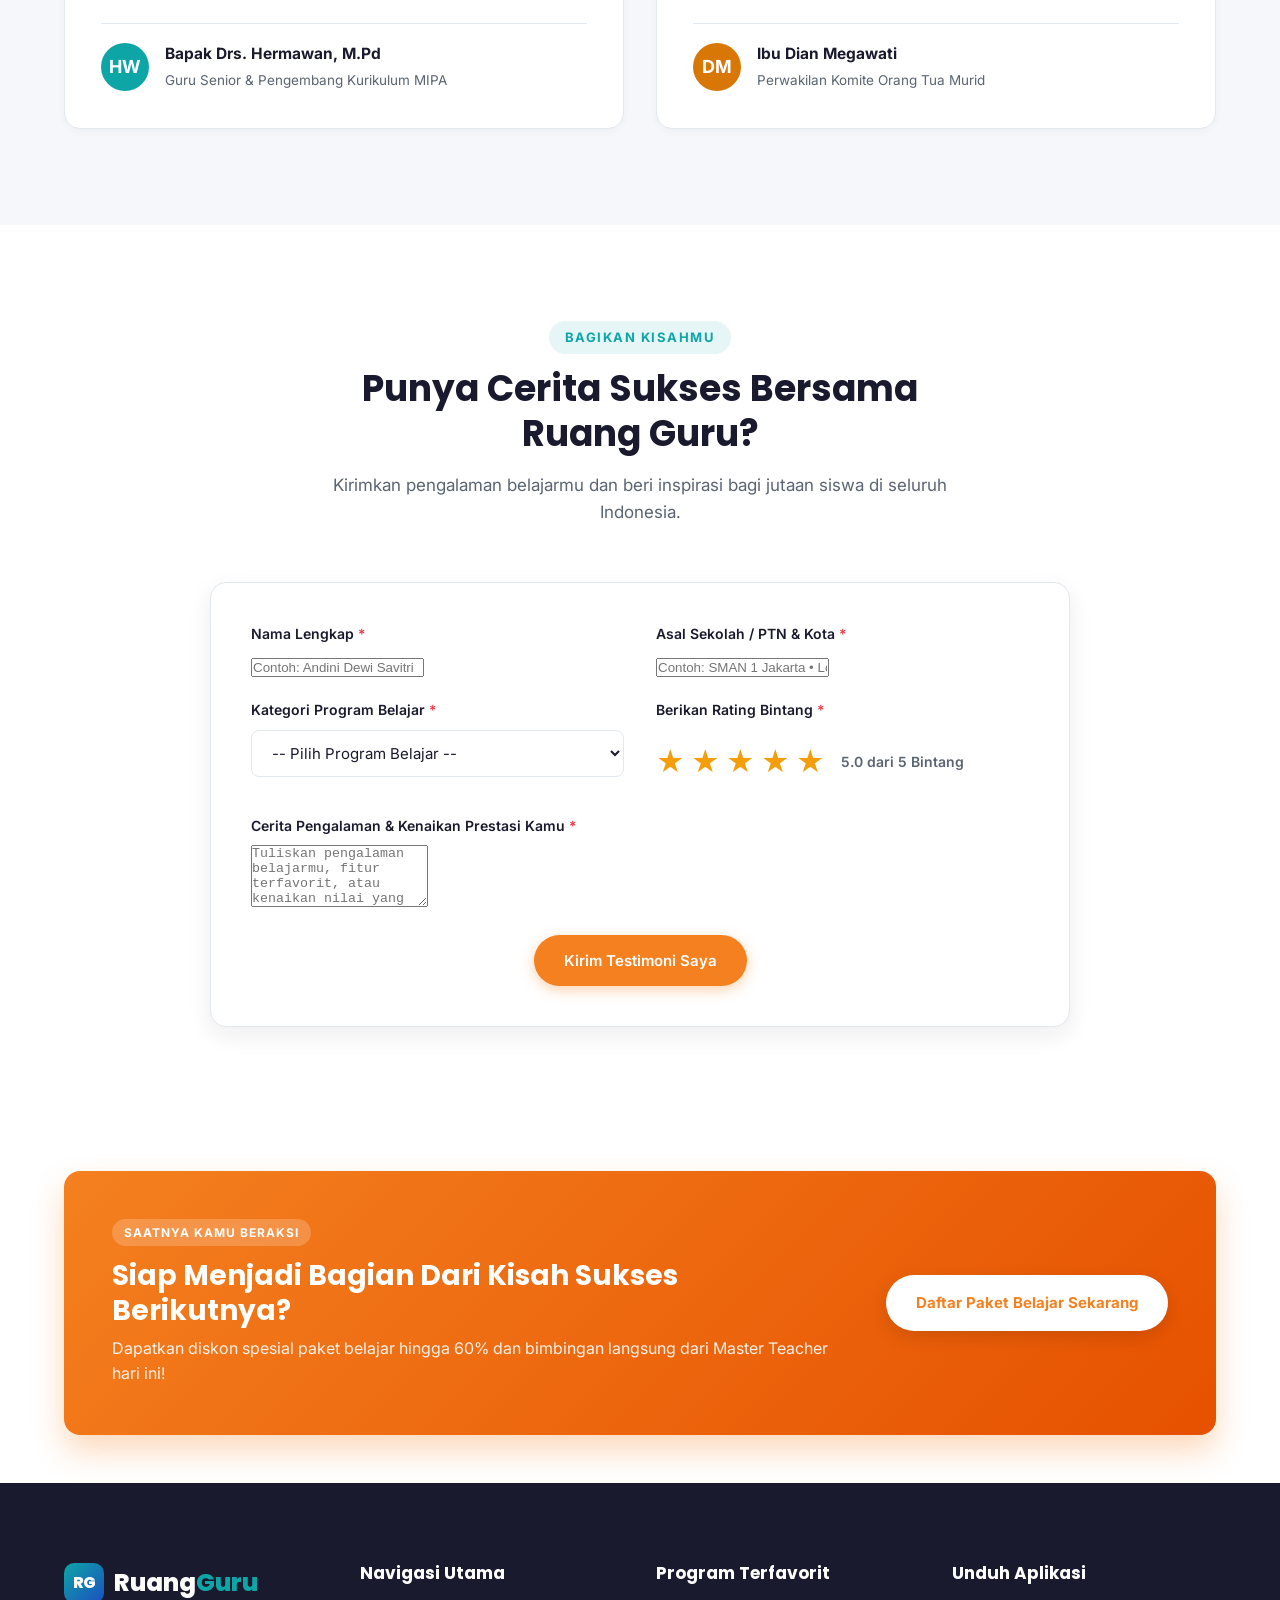
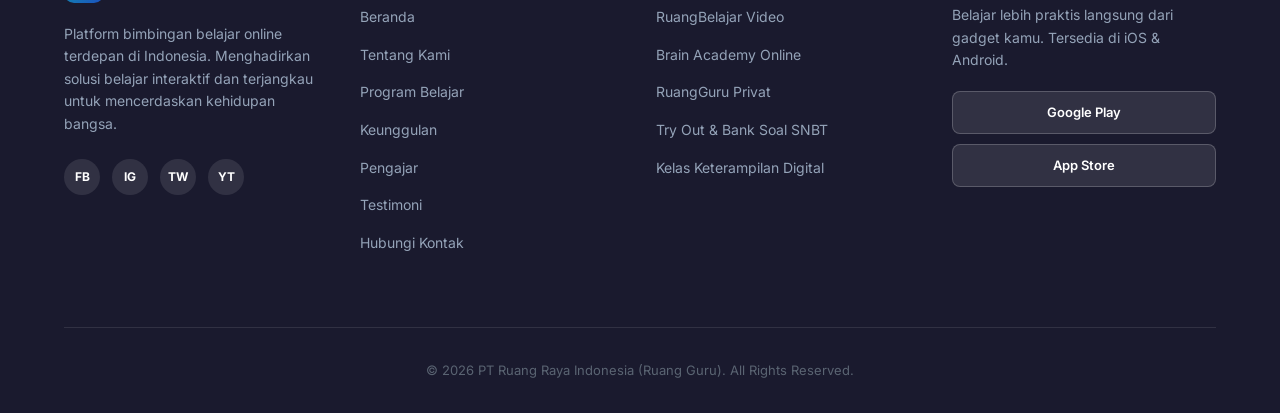
<file: testimoni.html>
<!DOCTYPE html>
<html lang="id">

<head>
    <meta charset="UTF-8">
    <meta name="viewport" content="width=device-width, initial-scale=1.0">
    <meta name="description"
        content="Kisah sukses dan testimoni siswa alumni Ruang Guru. Dengarkan pengalaman nyata siswa lolos PTN impian (UI, ITB, UGM) dan sukses menaikkan nilai akademik.">
    <title>Testimoni & Cerita Sukses Siswa - Ruang Guru</title>

    <!-- Google Fonts CDN -->
    <link rel="preconnect" href="https://fonts.googleapis.com">
    <link rel="preconnect" href="https://fonts.gstatic.com" crossorigin>
    <link
        href="https://fonts.googleapis.com/css2?family=Inter:wght@400;500;600;700&family=Poppins:wght@600;700;800&display=swap"
        rel="stylesheet">

    <!-- Stylesheet -->
    <link rel="stylesheet" href="style.css">
</head>

<body>

    <!-- ===== NAVBAR ===== -->
    <header class="navbar-header" id="navbar">
        <div class="container navbar-container">
            <a href="index.html" class="logo" aria-label="Ruang Guru Beranda">
                <span class="logo-icon">RG</span>
                <span class="logo-text">Ruang<span class="logo-highlight">Guru</span></span>
            </a>

            <nav class="nav-menu" id="nav-menu" aria-label="Navigasi Utama">
                <ul class="nav-list">
                    <li class="nav-item"><a href="index.html" class="nav-link">Beranda</a></li>
                    <li class="nav-item"><a href="tentang-kami.html" class="nav-link">Tentang Kami</a></li>
                    <li class="nav-item"><a href="program.html" class="nav-link">Program</a></li>
                    <li class="nav-item"><a href="keunggulan.html" class="nav-link">Keunggulan</a></li>
                    <li class="nav-item"><a href="pengajar.html" class="nav-link">Pengajar</a></li>
                    <li class="nav-item"><a href="testimoni.html" class="nav-link active">Testimoni</a></li>
                    <li class="nav-item"><a href="kontak.html" class="nav-link">Kontak</a></li>
                </ul>
            </nav>

            <div class="nav-actions">
                <a href="kontak.html" class="btn btn-orange btn-pill btn-nav">Mulai Belajar</a>
                <button class="hamburger-btn" id="hamburger-btn" aria-label="Buka Menu Navigasi" aria-expanded="false"
                    aria-controls="nav-menu">
                    <span class="hamburger-bar"></span>
                    <span class="hamburger-bar"></span>
                    <span class="hamburger-bar"></span>
                </button>
            </div>
        </div>
    </header>

    <main id="main-content">
        <!-- Subpage Banner Header -->
        <div class="page-banner">
            <div class="container text-center reveal">
                <span class="section-tag">CERITA SUKSES SISWA</span>
                <h1 class="page-banner-title">Testimoni & Kisah Inspiratif Alumni</h1>
                <p class="page-banner-subtitle">Dengarkan pengalaman nyata dari jutaan alumni dan siswa Ruang Guru yang berhasil meraih mimpi masuk PTN favorit dan meraih prestasi tertinggi.</p>
            </div>
        </div>

        <!-- ===== TESTIMONI STATS RINGKAS ===== -->
        <section class="section-padding bg-light" id="testimoni-stats">
            <div class="container">
                <div class="grid grid-4 stats-overview-grid reveal">
                    <div class="stat-card">
                        <div class="stat-card-icon icon-teal">
                            <svg width="28" height="28" viewBox="0 0 24 24" fill="none" stroke="currentColor" stroke-width="2">
                                <path d="M22 11.08V12a10 10 0 1 1-5.93-9.14"></path>
                                <polyline points="22 4 12 14.01 9 11.01"></polyline>
                            </svg>
                        </div>
                        <div class="stat-card-number">98%</div>
                        <div class="stat-card-label">Siswa Lolos PTN Impian</div>
                    </div>

                    <div class="stat-card">
                        <div class="stat-card-icon icon-yellow">
                            <svg width="28" height="28" viewBox="0 0 24 24" fill="none" stroke="currentColor" stroke-width="2">
                                <polygon points="12 2 15.09 8.26 22 9.27 17 14.14 18.18 21.02 12 17.77 5.82 21.02 7 14.14 2 9.27 8.91 8.26 12 2"></polygon>
                            </svg>
                        </div>
                        <div class="stat-card-number">4.9 / 5.0</div>
                        <div class="stat-card-label">Rating Rating Ulasan Siswa</div>
                    </div>

                    <div class="stat-card">
                        <div class="stat-card-icon icon-purple">
                            <svg width="28" height="28" viewBox="0 0 24 24" fill="none" stroke="currentColor" stroke-width="2">
                                <path d="M17 21v-2a4 4 0 0 0-4-4H5a4 4 0 0 0-4 4v2"></path>
                                <circle cx="9" cy="7" r="4"></circle>
                                <path d="M23 21v-2a4 4 0 0 0-3-3.87"></path>
                                <path d="M16 3.13a4 4 0 0 1 0 7.75"></path>
                            </svg>
                        </div>
                        <div class="stat-card-number">15+ Juta</div>
                        <div class="stat-card-label">Alumni & Siswa Aktif</div>
                    </div>

                    <div class="stat-card">
                        <div class="stat-card-icon icon-pink">
                            <svg width="28" height="28" viewBox="0 0 24 24" fill="none" stroke="currentColor" stroke-width="2">
                                <line x1="18" y1="20" x2="18" y2="10"></line>
                                <line x1="12" y1="20" x2="12" y2="4"></line>
                                <line x1="6" y1="20" x2="6" y2="14"></line>
                            </svg>
                        </div>
                        <div class="stat-card-number">+35 Poin</div>
                        <div class="stat-card-label">Rata-rata Kenaikan Nilai</div>
                    </div>
                </div>
            </div>
        </section>

        <!-- ===== FEATURED SPOTLIGHT STORY ===== -->
        <section class="section-padding" id="featured-story">
            <div class="container">
                <div class="section-header text-center reveal">
                    <span class="section-tag">SPOTLIGHT ALUMNI</span>
                    <h2 class="section-title">Kisah Lolos PTN Favorit</h2>
                    <p class="section-subtitle">Perjuangan dan strategi belajar alumni yang berhasil memenangkan persaingan ketat di SNBT & SNBP.</p>
                </div>

                <div class="featured-alumni-card reveal">
                    <div class="featured-alumni-grid">
                        <div class="featured-alumni-info">
                            <span class="card-badge badge-purple">Lolos Kedokteran UI 2025</span>
                            <h3 class="featured-story-title">"Video Animasi 3D Bikin Soal HOTS Biologi & Kimia Jadi Super Jelas!"</h3>
                            <div class="stars-row">
                                <span class="star">★</span><span class="star">★</span><span class="star">★</span><span class="star">★</span><span class="star">★</span>
                                <span class="rating-val">5.0 / 5.0</span>
                            </div>
                            <p class="featured-story-quote">
                                "Dulu aku paling takut sama soal-soal penalaran biologi dan kimia yang rumit banget. Tapi pas belajar pake Brain Academy Online & RuangBelajar, Master Teacher-nya bisa jelasin konsep dasar dengan visual animasi 3D yang nempel di otak. Fitur Bank Soal SNBT & Try Out-nya akurat banget sama tipe soal asli!"
                            </p>
                            <div class="featured-author-meta">
                                <div class="avatar-circle avatar-large bg-teal">AD</div>
                                <div>
                                    <h4 class="author-name">Andini Dewi Savitri</h4>
                                    <span class="author-sub">Alumni SMA Negeri 1 Jakarta • Mahasiswa FK Universitas Indonesia</span>
                                </div>
                            </div>
                        </div>
                        <div class="featured-alumni-highlight-box">
                            <h4 class="box-title">Pencapaian Belajar Andini:</h4>
                            <ul class="achievement-list">
                                <li><span class="check-icon">✓</span> Skor UTBK SNBT: <strong>785 (Top 1% Nasional)</strong></li>
                                <li><span class="check-icon">✓</span> Peringkat 1 Try Out SNBT Ruang Guru se-DKI</li>
                                <li><span class="check-icon">✓</span> Kenaikan Rapor Biologi: <strong>72 ➔ 96</strong></li>
                                <li><span class="check-icon">✓</span> Lulusan Terbaik Brain Academy Online 2025</li>
                            </ul>
                            <div class="box-cta">
                                <a href="program.html" class="btn btn-orange btn-pill btn-full">Ikuti Jejak Andini Now</a>
                            </div>
                        </div>
                    </div>
                </div>
            </div>
        </section>

        <!-- ===== BEFORE & AFTER SCORE CARDS ===== -->
        <section class="section-padding bg-light" id="before-after-scores">
            <div class="container">
                <div class="section-header text-center reveal">
                    <span class="section-tag">BUKTI KEMAJUAN NYATA</span>
                    <h2 class="section-title">Transformasi Nilai &amp; Prestasi Siswa</h2>
                    <p class="section-subtitle">Perbandingan nilai dan peringkat siswa sebelum dan sesudah menggunakan solusi belajar di Ruang Guru.</p>
                </div>

                <div class="grid grid-4 before-after-grid reveal">
                    <!-- Card 1 -->
                    <div class="score-compare-card">
                        <div class="compare-card-header">
                            <span class="card-badge badge-blue">Rapor SMA</span>
                            <span class="growth-tag">+62% Naik</span>
                        </div>
                        <h4 class="compare-subject">Nilai Rapor MIPA</h4>
                        <div class="score-transform-box">
                            <div class="score-before">
                                <span class="score-label">Sebelum</span>
                                <span class="score-num num-before">58</span>
                            </div>
                            <div class="score-arrow-wrapper">
                                <svg class="arrow-icon" width="24" height="24" viewBox="0 0 24 24" fill="none" stroke="currentColor" stroke-width="2.5">
                                    <line x1="5" y1="12" x2="19" y2="12"></line>
                                    <polyline points="12 5 19 12 12 19"></polyline>
                                </svg>
                            </div>
                            <div class="score-after">
                                <span class="score-label">Sesudah</span>
                                <span class="score-num num-after">94</span>
                            </div>
                        </div>
                        <div class="compare-user">
                            <div class="avatar-circle bg-teal">DH</div>
                            <div class="compare-user-info">
                                <strong>Dimas Hendra</strong>
                                <span>SMAN 1 Jogja • 2 Bulan</span>
                            </div>
                        </div>
                    </div>

                    <!-- Card 2 -->
                    <div class="score-compare-card">
                        <div class="compare-card-header">
                            <span class="card-badge badge-purple">Try Out UTBK</span>
                            <span class="growth-tag">+275 Poin</span>
                        </div>
                        <h4 class="compare-subject">Skor UTBK SNBT</h4>
                        <div class="score-transform-box">
                            <div class="score-before">
                                <span class="score-label">Sebelum</span>
                                <span class="score-num num-before">470</span>
                            </div>
                            <div class="score-arrow-wrapper">
                                <svg class="arrow-icon" width="24" height="24" viewBox="0 0 24 24" fill="none" stroke="currentColor" stroke-width="2.5">
                                    <line x1="5" y1="12" x2="19" y2="12"></line>
                                    <polyline points="12 5 19 12 12 19"></polyline>
                                </svg>
                            </div>
                            <div class="score-after">
                                <span class="score-label">Sesudah</span>
                                <span class="score-num num-after">745</span>
                            </div>
                        </div>
                        <div class="compare-user">
                            <div class="avatar-circle bg-blue">RF</div>
                            <div class="compare-user-info">
                                <strong>Rizky Febrian</strong>
                                <span>Lolos Teknik ITB</span>
                            </div>
                        </div>
                    </div>

                    <!-- Card 3 -->
                    <div class="score-compare-card">
                        <div class="compare-card-header">
                            <span class="card-badge badge-yellow">Peringkat Sekolah</span>
                            <span class="growth-tag">Top 1</span>
                        </div>
                        <h4 class="compare-subject">Rangking Paralel</h4>
                        <div class="score-transform-box">
                            <div class="score-before">
                                <span class="score-label">Sebelum</span>
                                <span class="score-num num-before">Ke-24</span>
                            </div>
                            <div class="score-arrow-wrapper">
                                <svg class="arrow-icon" width="24" height="24" viewBox="0 0 24 24" fill="none" stroke="currentColor" stroke-width="2.5">
                                    <line x1="5" y1="12" x2="19" y2="12"></line>
                                    <polyline points="12 5 19 12 12 19"></polyline>
                                </svg>
                            </div>
                            <div class="score-after">
                                <span class="score-label">Sesudah</span>
                                <span class="score-num num-after">Ke-1</span>
                            </div>
                        </div>
                        <div class="compare-user">
                            <div class="avatar-circle bg-purple">CL</div>
                            <div class="compare-user-info">
                                <strong>Clarissa Larasati</strong>
                                <span>SMA Telkom Surabaya</span>
                            </div>
                        </div>
                    </div>

                    <!-- Card 4 -->
                    <div class="score-compare-card">
                        <div class="compare-card-header">
                            <span class="card-badge badge-pink">Kemampuan Bahasa</span>
                            <span class="growth-tag">+170 Poin</span>
                        </div>
                        <h4 class="compare-subject">Skor TOEFL Prediction</h4>
                        <div class="score-transform-box">
                            <div class="score-before">
                                <span class="score-label">Sebelum</span>
                                <span class="score-num num-before">380</span>
                            </div>
                            <div class="score-arrow-wrapper">
                                <svg class="arrow-icon" width="24" height="24" viewBox="0 0 24 24" fill="none" stroke="currentColor" stroke-width="2.5">
                                    <line x1="5" y1="12" x2="19" y2="12"></line>
                                    <polyline points="12 5 19 12 12 19"></polyline>
                                </svg>
                            </div>
                            <div class="score-after">
                                <span class="score-label">Sesudah</span>
                                <span class="score-num num-after">550</span>
                            </div>
                        </div>
                        <div class="compare-user">
                            <div class="avatar-circle bg-pink">KS</div>
                            <div class="compare-user-info">
                                <strong>Karin Setiawan</strong>
                                <span>SMA Al-Azhar Medan</span>
                            </div>
                        </div>
                    </div>
                </div>
            </div>
        </section>

        <!-- ===== TESTIMONI LIST WITH FILTER ===== -->
        <section class="section-padding" id="testimoni-grid-section">
            <div class="container">
                <div class="section-header text-center reveal">
                    <span class="section-tag">Ulasan Siswa</span>
                    <h2 class="section-title">Apa Kata Mereka Tentang Ruang Guru?</h2>
                    <p class="section-subtitle">Pilih kategori untuk membaca ulasan pengalaman dari berbagai jenjang dan program belajar.</p>
                </div>

                <!-- Filter Category Tabs -->
                <div class="testimonial-filter-tabs reveal">
                    <button class="filter-tab-btn active" data-filter="all">Semua Ulasan</button>
                    <button class="filter-tab-btn" data-filter="snbt">Persiapan SNBT & PTN</button>
                    <button class="filter-tab-btn" data-filter="sma">SMA & Juara Kelas</button>
                    <button class="filter-tab-btn" data-filter="sd-smp">SD & SMP</button>
                    <button class="filter-tab-btn" data-filter="privat">RuangGuru Privat</button>
                    <button class="filter-tab-btn" data-filter="ortu-guru">Orang Tua & Guru</button>
                </div>

                <!-- Testimonial Cards Grid -->
                <div class="grid grid-3 testimonial-main-grid reveal" id="testimonial-container">
                    
                    <!-- Card 1 (SNBT) -->
                    <div class="testimonial-card-item" data-category="snbt">
                        <div class="card-badge badge-blue">SNBT 2025 • ITB</div>
                        <div class="stars-row">
                            <span class="star">★</span><span class="star">★</span><span class="star">★</span><span class="star">★</span><span class="star">★</span>
                        </div>
                        <p class="testimonial-quote-text">
                            "Klinik PR dan Live Teaching 2 arah dari Brain Academy bener-bener penolong! Pembahasan soal TPS & Penalaran Matematika dibuat simple dan penuh trik cepat."
                        </p>
                        <div class="testimonial-user-info">
                            <div class="avatar-circle bg-blue">RF</div>
                            <div class="user-meta">
                                <strong>Rizky Febrian</strong>
                                <span>SMAN 8 Bandung • Teknik Elektro ITB</span>
                            </div>
                        </div>
                    </div>

                    <!-- Card 2 (SMA) -->
                    <div class="testimonial-card-item" data-category="sma">
                        <div class="card-badge badge-purple">SMA • Juara 1 Paralel</div>
                        <div class="stars-row">
                            <span class="star">★</span><span class="star">★</span><span class="star">★</span><span class="star">★</span><span class="star">★</span>
                        </div>
                        <p class="testimonial-quote-text">
                            "Rangkuman infografis RuangBelajar bikin belajar pas H-1 Ujian Akhir Semester jadi gak panik. Nilai Fisika dan Kimia berturut-turut dapet 95!"
                        </p>
                        <div class="testimonial-user-info">
                            <div class="avatar-circle bg-purple">CL</div>
                            <div class="user-meta">
                                <strong>Clarissa Larasati</strong>
                                <span>SMA Telkom Surabaya • Kelas 11 IPA</span>
                            </div>
                        </div>
                    </div>

                    <!-- Card 3 (SD-SMP) -->
                    <div class="testimonial-card-item" data-category="sd-smp">
                        <div class="card-badge badge-yellow">SMP • Juara OSN</div>
                        <div class="stars-row">
                            <span class="star">★</span><span class="star">★</span><span class="star">★</span><span class="star">★</span><span class="star">★</span>
                        </div>
                        <p class="testimonial-quote-text">
                            "Video pembelajarannya seru kaya nonton kartun! Kakak Master Teacher-nya ramah dan sabar banget kalo aku tanya-tanya soal Matematika yang susah."
                        </p>
                        <div class="testimonial-user-info">
                            <div class="avatar-circle bg-yellow">FA</div>
                            <div class="user-meta">
                                <strong>Fathan Al-Ghazali</strong>
                                <span>SMP Al-Azhar Jakarta • Kelas 8</span>
                            </div>
                        </div>
                    </div>

                    <!-- Card 4 (SNBT) -->
                    <div class="testimonial-card-item" data-category="snbt">
                        <div class="card-badge badge-blue">SNBT 2025 • UGM</div>
                        <div class="stars-row">
                            <span class="star">★</span><span class="star">★</span><span class="star">★</span><span class="star">★</span><span class="star">★</span>
                        </div>
                        <p class="testimonial-quote-text">
                            "Try Out Ruang Guru punya sistem IRT yang sama persis kayak SNBT aslinya. Analisis nilai & rekomendasi jurusan yang keluar beneran presisi!"
                        </p>
                        <div class="testimonial-user-info">
                            <div class="avatar-circle bg-teal">NS</div>
                            <div class="user-meta">
                                <strong>Nabila Salsabila</strong>
                                <span>SMA Semesta Semarang • Hukum UGM</span>
                            </div>
                        </div>
                    </div>

                    <!-- Card 5 (Privat) -->
                    <div class="testimonial-card-item" data-category="privat">
                        <div class="card-badge badge-pink">RuangGuru Privat</div>
                        <div class="stars-row">
                            <span class="star">★</span><span class="star">★</span><span class="star">★</span><span class="star">★</span><span class="star">★</span>
                        </div>
                        <p class="testimonial-quote-text">
                            "Tutor privat Ruang Guru bisa datang langsung ke rumah dengan protokol nyaman. Anak saya yang tadinya malas belajar Matematika sekarang malah antusias!"
                        </p>
                        <div class="testimonial-user-info">
                            <div class="avatar-circle bg-pink">IB</div>
                            <div class="user-meta">
                                <strong>Ibu Ratna Susanti</strong>
                                <span>Orang Tua Siswa SD • Jakarta Selatan</span>
                            </div>
                        </div>
                    </div>

                    <!-- Card 6 (SMA) -->
                    <div class="testimonial-card-item" data-category="sma">
                        <div class="card-badge badge-purple">SMA • Kenaikan Nilai</div>
                        <div class="stars-row">
                            <span class="star">★</span><span class="star">★</span><span class="star">★</span><span class="star">★</span><span class="star">★</span>
                        </div>
                        <p class="testimonial-quote-text">
                            "Nilai Matematika Wajibku naik dari 60 jadi 90 cuma dalam waktu 2 bulan langganan. Latihan soal & kuis interaktifnya bikin ketagihan belajar!"
                        </p>
                        <div class="testimonial-user-info">
                            <div class="avatar-circle bg-blue">DH</div>
                            <div class="user-meta">
                                <strong>Dimas Hendra</strong>
                                <span>SMAN 1 Jogja • Kelas 12 IPS</span>
                            </div>
                        </div>
                    </div>

                    <!-- Card 7 (SD-SMP) -->
                    <div class="testimonial-card-item" data-category="sd-smp">
                        <div class="card-badge badge-yellow">SD • Lulus Masuk SMPN 1</div>
                        <div class="stars-row">
                            <span class="star">★</span><span class="star">★</span><span class="star">★</span><span class="star">★</span><span class="star">★</span>
                        </div>
                        <p class="testimonial-quote-text">
                            "Dafa & Lulu di video animasi RuangBelajar lucu banget! Aku bisa paham IPAS dan Matematika tanpa perlu hapalan yang membosankan."
                        </p>
                        <div class="testimonial-user-info">
                            <div class="avatar-circle bg-yellow">AN</div>
                            <div class="user-meta">
                                <strong>Alya Nayla</strong>
                                <span>SDN Menteng 01 • Kelas 6</span>
                            </div>
                        </div>
                    </div>

                    <!-- Card 8 (SNBT) -->
                    <div class="testimonial-card-item" data-category="snbt">
                        <div class="card-badge badge-blue">SNBP 2025 • ITS</div>
                        <div class="stars-row">
                            <span class="star">★</span><span class="star">★</span><span class="star">★</span><span class="star">★</span><span class="star">★</span>
                        </div>
                        <p class="testimonial-quote-text">
                            "Konsultasi jurusan sama konselor Ruang Guru bantu banget menentukan strategi rasionalisasi nilai rapor untuk daftar SNBP. Akhirnya lolos ITS!"
                        </p>
                        <div class="testimonial-user-info">
                            <div class="avatar-circle bg-purple">BS</div>
                            <div class="user-meta">
                                <strong>Bagas Pratama</strong>
                                <span>SMA Negeri 5 Surabaya • Teknik Informatika ITS</span>
                            </div>
                        </div>
                    </div>

                    <!-- Card 9 (Privat) -->
                    <div class="testimonial-card-item" data-category="privat">
                        <div class="card-badge badge-pink">RuangGuru Privat Online</div>
                        <div class="stars-row">
                            <span class="star">★</span><span class="star">★</span><span class="star">★</span><span class="star">★</span><span class="star">★</span>
                        </div>
                        <p class="testimonial-quote-text">
                            "Fleksibilitas jadwal privat 1-on-1 sangat membantu saya yang aktif di organisasi sekolah. Pengajarnya lulusan UI dan super friendly."
                        </p>
                        <div class="testimonial-user-info">
                            <div class="avatar-circle bg-teal">KS</div>
                            <div class="user-meta">
                                <strong>Karin Setiawan</strong>
                                <span>SMA Al-Azhar Medan • Privat B. Inggris & Kimia</span>
                            </div>
                        </div>
                    </div>

                    <!-- Card 10 (Orang Tua & Guru) -->
                    <div class="testimonial-card-item" data-category="ortu-guru">
                        <div class="card-badge badge-yellow">Orang Tua Siswa • SMP</div>
                        <div class="stars-row">
                            <span class="star">★</span><span class="star">★</span><span class="star">★</span><span class="star">★</span><span class="star">★</span>
                        </div>
                        <p class="testimonial-quote-text">
                            "Sebagai orang tua, saya sangat terbantu dengan Laporan Belajar Berkalanya. Sekarang anak saya belajar sendiri tanpa perlu disuruh-suruh lagi!"
                        </p>
                        <div class="testimonial-user-info">
                            <div class="avatar-circle bg-yellow">DM</div>
                            <div class="user-meta">
                                <strong>Ibu Dian Megawati</strong>
                                <span>Orang Tua Siswa Kelas 8 SMP</span>
                            </div>
                        </div>
                    </div>

                    <!-- Card 11 (Orang Tua & Guru) -->
                    <div class="testimonial-card-item" data-category="ortu-guru">
                        <div class="card-badge badge-teal">Guru Sekolah • SMA</div>
                        <div class="stars-row">
                            <span class="star">★</span><span class="star">★</span><span class="star">★</span><span class="star">★</span><span class="star">★</span>
                        </div>
                        <p class="testimonial-quote-text">
                            "Siswa-siswa di kelas yang memakai materi latihan soal Ruang Guru terlihat jauh lebih siap saat diskusi materi Fisika dan Kimia tingkat lanjut."
                        </p>
                        <div class="testimonial-user-info">
                            <div class="avatar-circle bg-teal">HW</div>
                            <div class="user-meta">
                                <strong>Bapak Drs. Hermawan, M.Pd</strong>
                                <span>Guru Fisika SMAN 8 Jakarta</span>
                            </div>
                        </div>
                    </div>

                    <!-- Card 12 (Orang Tua & Guru) -->
                    <div class="testimonial-card-item" data-category="ortu-guru">
                        <div class="card-badge badge-pink">Orang Tua Siswa • SD</div>
                        <div class="stars-row">
                            <span class="star">★</span><span class="star">★</span><span class="star">★</span><span class="star">★</span><span class="star">★</span>
                        </div>
                        <p class="testimonial-quote-text">
                            "Materi IPAS & Matematika SD dikemas sangat edukatif lewat video animasi. Anak saya tidak merasa beban belajar karena konsepnya menyenangkan!"
                        </p>
                        <div class="testimonial-user-info">
                            <div class="avatar-circle bg-pink">SH</div>
                            <div class="user-meta">
                                <strong>Ibu Sofia Handayani</strong>
                                <span>Orang Tua Siswa Kelas 5 SD</span>
                            </div>
                        </div>
                    </div>

                </div>
            </div>
        </section>

        <!-- ===== PARENT & TEACHER SPOTLIGHT ENDORSEMENT ===== -->
        <section class="section-padding bg-light" id="parent-teacher-spotlight">
            <div class="container">
                <div class="section-header text-center reveal">
                    <span class="section-tag">REKOMENDASI PENDIDIK</span>
                    <h2 class="section-title">Dipercaya Orang Tua &amp; Tenaga Pendidik</h2>
                    <p class="section-subtitle">Dukungan nyata dari pengajar sekolah dan para orang tua murid terhadap kualitas materi bimbingan Ruang Guru.</p>
                </div>

                <div class="grid grid-2 parent-endorsement-grid reveal">
                    <div class="endorsement-card">
                        <div class="endorsement-quote-icon">“</div>
                        <p class="endorsement-quote-text">
                            "Ruang Guru berhasil menjembatani kurikulum sekolah dengan metode visual modern. Siswa yang belajar melalui platform ini memiliki ketahanan logika yang lebih matang dalam menyelesaikan soal-soal penalaran HOTS."
                        </p>
                        <div class="endorsement-author">
                            <div class="avatar-circle bg-teal avatar-medium">HW</div>
                            <div>
                                <strong>Bapak Drs. Hermawan, M.Pd</strong>
                                <span>Guru Senior &amp; Pengembang Kurikulum MIPA</span>
                            </div>
                        </div>
                    </div>

                    <div class="endorsement-card">
                        <div class="endorsement-quote-icon">“</div>
                        <p class="endorsement-quote-text">
                            "Sangat tenang rasanya memantau kemajuan anak melalui fitur laporan belajar mingguan. Nilai ujian sekolah meningkat konsisten, dan yang terpenting anak saya menemukan kembali rasa percaya dirinya."
                        </p>
                        <div class="endorsement-author">
                            <div class="avatar-circle bg-yellow avatar-medium">DM</div>
                            <div>
                                <strong>Ibu Dian Megawati</strong>
                                <span>Perwakilan Komite Orang Tua Murid</span>
                            </div>
                        </div>
                    </div>
                </div>
            </div>
        </section>

        <!-- ===== FORM INTERAKTIF KIRIM TESTIMONI ===== -->
        <section class="section-padding" id="submit-testimonial-section">
            <div class="container">
                <div class="submit-testimonial-wrapper reveal">
                    <div class="section-header text-center">
                        <span class="section-tag">BAGIKAN KISAHMU</span>
                        <h2 class="section-title">Punya Cerita Sukses Bersama Ruang Guru?</h2>
                        <p class="section-subtitle">Kirimkan pengalaman belajarmu dan beri inspirasi bagi jutaan siswa di seluruh Indonesia.</p>
                    </div>

                    <form class="submit-testimonial-card" id="submit-testimonial-form">
                        <!-- Alert Feedback Sukses -->
                        <div class="alert-success-box" id="testimonial-success-alert" style="display: none;">
                            <div class="alert-icon">✓</div>
                            <div>
                                <strong>Terima kasih banyak! Ulasanmu berhasil terkirim.</strong>
                                <p>Tim kami akan meninjau testimonimu sebelum ditayangkan di halaman utama.</p>
                            </div>
                        </div>

                        <div class="form-grid grid grid-2">
                            <div class="form-group">
                                <label for="testi-name">Nama Lengkap <span class="required">*</span></label>
                                <input type="text" id="testi-name" placeholder="Contoh: Andini Dewi Savitri" required>
                                <span class="error-msg">Nama lengkap tidak boleh kosong</span>
                            </div>

                            <div class="form-group">
                                <label for="testi-school">Asal Sekolah / PTN &amp; Kota <span class="required">*</span></label>
                                <input type="text" id="testi-school" placeholder="Contoh: SMAN 1 Jakarta • Lolos FK UI" required>
                                <span class="error-msg">Asal sekolah tidak boleh kosong</span>
                            </div>
                        </div>

                        <div class="form-grid grid grid-2">
                            <div class="form-group">
                                <label for="testi-category">Kategori Program Belajar <span class="required">*</span></label>
                                <select id="testi-category" required class="custom-select">
                                    <option value="" disabled selected>-- Pilih Program Belajar --</option>
                                    <option value="snbt">Persiapan SNBT &amp; PTN</option>
                                    <option value="sma">SMA &amp; Juara Kelas</option>
                                    <option value="sd-smp">SD &amp; SMP</option>
                                    <option value="privat">RuangGuru Privat</option>
                                    <option value="ortu-guru">Orang Tua &amp; Guru</option>
                                </select>
                            </div>

                            <div class="form-group">
                                <label>Berikan Rating Bintang <span class="required">*</span></label>
                                <div class="star-rating-picker" id="star-rating-picker" data-rating="5">
                                    <span class="star-pick active" data-val="1">★</span>
                                    <span class="star-pick active" data-val="2">★</span>
                                    <span class="star-pick active" data-val="3">★</span>
                                    <span class="star-pick active" data-val="4">★</span>
                                    <span class="star-pick active" data-val="5">★</span>
                                    <span class="rating-picker-label" id="rating-picker-label">5.0 dari 5 Bintang</span>
                                </div>
                            </div>
                        </div>

                        <div class="form-group">
                            <label for="testi-message">Cerita Pengalaman &amp; Kenaikan Prestasi Kamu <span class="required">*</span></label>
                            <textarea id="testi-message" rows="4" placeholder="Tuliskan pengalaman belajarmu, fitur terfavorit, atau kenaikan nilai yang kamu dapatkan..." required minlength="15"></textarea>
                            <span class="error-msg">Ulasan minimal terdiri dari 15 karakter</span>
                        </div>

                        <div class="form-action text-center">
                            <button type="submit" class="btn btn-orange btn-pill">Kirim Testimoni Saya</button>
                        </div>
                    </form>
                </div>
            </div>
        </section>

        <!-- ===== CTA BANNER AJAKAN SUKSES ===== -->
        <div class="cta-banner-wrapper">
            <div class="container">
                <div class="cta-banner-card reveal">
                    <div class="cta-banner-content">
                        <span class="cta-badge">SAATNYA KAMU BERAKSI</span>
                        <h2>Siap Menjadi Bagian Dari Kisah Sukses Berikutnya?</h2>
                        <p>Dapatkan diskon spesial paket belajar hingga 60% dan bimbingan langsung dari Master Teacher hari ini!</p>
                    </div>
                    <div class="cta-banner-action">
                        <a href="kontak.html" class="btn btn-white-orange btn-pill">Daftar Paket Belajar Sekarang</a>
                    </div>
                </div>
            </div>
        </div>
    </main>

    <!-- ===== FOOTER ===== -->
    <footer class="footer-section">
        <div class="container">
            <div class="grid grid-4 footer-grid">
                <!-- Col 1: Brand Info -->
                <div class="footer-col footer-brand-col">
                    <a href="index.html" class="logo logo-footer">
                        <span class="logo-icon">RG</span>
                        <span class="logo-text text-white">Ruang<span class="logo-highlight">Guru</span></span>
                    </a>
                    <p class="footer-desc">
                        Platform bimbingan belajar online terdepan di Indonesia. Menghadirkan solusi belajar interaktif
                        dan terjangkau untuk mencerdaskan kehidupan bangsa.
                    </p>
                    <div class="social-links">
                        <a href="#" aria-label="Facebook Ruang Guru" class="social-icon">FB</a>
                        <a href="#" aria-label="Instagram Ruang Guru" class="social-icon">IG</a>
                        <a href="#" aria-label="Twitter Ruang Guru" class="social-icon">TW</a>
                        <a href="#" aria-label="YouTube Ruang Guru" class="social-icon">YT</a>
                    </div>
                </div>

                <!-- Col 2: Navigation -->
                <div class="footer-col">
                    <h4 class="footer-title">Navigasi Utama</h4>
                    <ul class="footer-links">
                        <li><a href="index.html">Beranda</a></li>
                        <li><a href="tentang-kami.html">Tentang Kami</a></li>
                        <li><a href="program.html">Program Belajar</a></li>
                        <li><a href="keunggulan.html">Keunggulan</a></li>
                        <li><a href="pengajar.html">Pengajar</a></li>
                        <li><a href="testimoni.html">Testimoni</a></li>
                        <li><a href="kontak.html">Hubungi Kontak</a></li>
                    </ul>
                </div>

                <!-- Col 3: Programs -->
                <div class="footer-col">
                    <h4 class="footer-title">Program Terfavorit</h4>
                    <ul class="footer-links">
                        <li><a href="program.html">RuangBelajar Video</a></li>
                        <li><a href="program.html">Brain Academy Online</a></li>
                        <li><a href="program.html">RuangGuru Privat</a></li>
                        <li><a href="program.html">Try Out &amp; Bank Soal SNBT</a></li>
                        <li><a href="program.html">Kelas Keterampilan Digital</a></li>
                    </ul>
                </div>

                <!-- Col 4: App Download -->
                <div class="footer-col">
                    <h4 class="footer-title">Unduh Aplikasi</h4>
                    <p class="footer-text-small">Belajar lebih praktis langsung dari gadget kamu. Tersedia di iOS &amp;
                        Android.</p>
                    <div class="app-store-badges">
                        <div class="store-badge">Google Play</div>
                        <div class="store-badge">App Store</div>
                    </div>
                </div>
            </div>

            <div class="footer-bottom">
                <p>&copy; 2026 PT Ruang Raya Indonesia (Ruang Guru). All Rights Reserved.</p>
            </div>
        </div>
    </footer>

    <!-- Script JS -->
    <script src="script.js"></script>
</body>

</html>
</file>
<file: style.css>
/* ==========================================================================
   RUANG GURU - COMPANY PROFILE WEBSITE STYLESHEET
   Pure Native CSS3 - Custom Design System & Responsive Layout
   ========================================================================== */

/* --------------------------------------------------------------------------
   1. COLOR PALETTE & DESIGN TOKENS
   -------------------------------------------------------------------------- */
:root {
    /* Main Brand Colors */
    --teal-main: #0EA5A6;
    --teal-hover: #0B898A;
    --teal-light: #E6F6F6;

    --blue-dark: #1B4FBF;
    --blue-hover: #153F99;
    --blue-light: #EBF1FD;

    --orange-cta: #F4801F;
    --orange-hover: #D86D14;
    --orange-light: #FEF2E8;

    --white: #FFFFFF;
    --bg-light: #F5F7FA;
    --bg-alt: #F0F4F8;
    --border-color: #E2E8F0;

    /* Text Colors */
    --text-dark: #1A1A2E;
    --text-muted: #5A6472;
    --text-light: #94A3B8;
    --text-white: #FFFFFF;

    /* Badge Color Palette */
    --badge-blue-bg: #E8F4FF;
    --badge-blue-text: #1B6FD1;

    --badge-purple-bg: #EDE7FB;
    --badge-purple-text: #6C4FD1;

    --badge-pink-bg: #FDE8F0;
    --badge-pink-text: #D1417A;

    --badge-yellow-bg: #FFF4D9;
    --badge-yellow-text: #B8850A;

    --badge-red-bg: #E63946;
    --badge-red-text: #FFFFFF;

    /* Typography */
    --font-heading: 'Poppins', -apple-system, BlinkMacSystemFont, sans-serif;
    --font-body: 'Inter', -apple-system, BlinkMacSystemFont, sans-serif;

    /* Shadows & Border Radius */
    --shadow-sm: 0 2px 8px rgba(26, 26, 46, 0.04);
    --shadow-md: 0 8px 24px rgba(26, 26, 46, 0.08);
    --shadow-lg: 0 16px 36px rgba(26, 26, 46, 0.12);
    --shadow-hero-card: 0 20px 40px rgba(14, 165, 166, 0.2);

    --radius-sm: 8px;
    --radius-md: 12px;
    --radius-lg: 16px;
    --radius-pill: 9999px;

    --transition: all 0.3s cubic-bezier(0.4, 0, 0.2, 1);
}

/* --------------------------------------------------------------------------
   2. RESET & BASE STYLES
   -------------------------------------------------------------------------- */
*,
*::before,
*::after {
    box-sizing: border-box;
    margin: 0;
    padding: 0;
}

html {
    scroll-behavior: smooth;
    font-size: 16px;
}

body {
    font-family: var(--font-body);
    color: var(--text-dark);
    background-color: var(--white);
    line-height: 1.6;
    overflow-x: hidden;
    -webkit-font-smoothing: antialiased;
}

h1,
h2,
h3,
h4,
h5,
h6 {
    font-family: var(--font-heading);
    color: var(--text-dark);
    line-height: 1.25;
    font-weight: 700;
}

p {
    color: var(--text-muted);
}

a {
    text-decoration: none;
    color: inherit;
    transition: var(--transition);
}

ul {
    list-style: none;
}

img,
svg {
    display: block;
    max-width: 100%;
}

/* --------------------------------------------------------------------------
   3. LAYOUT & CONTAINERS
   -------------------------------------------------------------------------- */
.container {
    width: 100%;
    max-width: 1200px;
    margin: 0 auto;
    padding: 0 24px;
}

.section-padding {
    padding: 96px 0;
}

.bg-light {
    background-color: var(--bg-light);
}

.grid {
    display: grid;
    gap: 32px;
}

.grid-2 {
    grid-template-columns: repeat(2, 1fr);
}

.grid-3 {
    grid-template-columns: repeat(3, 1fr);
}

.grid-4 {
    grid-template-columns: repeat(4, 1fr);
}

.text-center {
    text-align: center;
}

.mt-3 {
    margin-top: 24px;
}

.mt-4 {
    margin-top: 32px;
}

.mt-5 {
    margin-top: 48px;
}

.mb-3 {
    margin-bottom: 24px;
}

/* --------------------------------------------------------------------------
   4. TYPOGRAPHY & BUTTONS
   -------------------------------------------------------------------------- */
.section-header {
    max-width: 680px;
    margin: 0 auto 56px auto;
}

.section-tag {
    display: inline-block;
    font-size: 0.8125rem;
    font-weight: 700;
    letter-spacing: 1.5px;
    text-transform: uppercase;
    color: var(--teal-main);
    background-color: var(--teal-light);
    padding: 6px 16px;
    border-radius: var(--radius-pill);
    margin-bottom: 12px;
}

.section-title {
    font-size: 2.25rem;
    margin-bottom: 16px;
    color: var(--text-dark);
}

.section-subtitle {
    font-size: 1.0625rem;
    color: var(--text-muted);
}

/* Buttons System */
.btn {
    display: inline-flex;
    align-items: center;
    justify-content: center;
    gap: 8px;
    padding: 14px 28px;
    font-family: var(--font-body);
    font-size: 0.9375rem;
    font-weight: 600;
    border: 2px solid transparent;
    cursor: pointer;
    transition: var(--transition);
    text-align: center;
    white-space: nowrap;
}

.btn-pill {
    border-radius: var(--radius-pill);
}

.btn-full {
    width: 100%;
}

.btn-orange {
    background-color: var(--orange-cta);
    color: var(--white);
    box-shadow: 0 4px 14px rgba(244, 128, 31, 0.35);
}

.btn-orange:hover {
    background-color: var(--orange-hover);
    transform: translateY(-2px);
    box-shadow: 0 6px 20px rgba(244, 128, 31, 0.45);
}

.btn-teal {
    background-color: var(--teal-main);
    color: var(--white);
    box-shadow: 0 4px 14px rgba(14, 165, 166, 0.35);
}

.btn-teal:hover {
    background-color: var(--teal-hover);
    transform: translateY(-2px);
}

.btn-outline-teal {
    background-color: transparent;
    border-color: var(--teal-main);
    color: var(--teal-main);
}

.btn-outline-teal:hover {
    background-color: var(--teal-main);
    color: var(--white);
    transform: translateY(-2px);
}

.btn-ghost {
    background-color: rgba(255, 255, 255, 0.15);
    color: var(--white);
    border-color: rgba(255, 255, 255, 0.4);
    backdrop-filter: blur(8px);
}

.btn-ghost:hover {
    background-color: var(--white);
    color: var(--blue-dark);
    border-color: var(--white);
    transform: translateY(-2px);
}

.btn-white-orange {
    background-color: var(--white);
    color: var(--orange-cta);
    font-weight: 700;
    box-shadow: 0 6px 18px rgba(0, 0, 0, 0.12);
}

.btn-white-orange:hover {
    background-color: var(--orange-light);
    transform: translateY(-2px);
}

/* --------------------------------------------------------------------------
   5. NAVBAR
   -------------------------------------------------------------------------- */
.navbar-header {
    position: fixed;
    top: 0;
    left: 0;
    width: 100%;
    height: 80px;
    background-color: var(--white);
    z-index: 1000;
    transition: var(--transition);
    border-bottom: 1px solid var(--border-color);
}

.navbar-header.scrolled {
    height: 72px;
    box-shadow: var(--shadow-md);
    border-bottom-color: transparent;
}

.navbar-container {
    display: flex;
    align-items: center;
    justify-content: space-between;
    height: 100%;
}

.logo {
    display: flex;
    align-items: center;
    gap: 10px;
    font-family: var(--font-heading);
    font-size: 1.5rem;
    font-weight: 800;
    color: var(--text-dark);
}

.logo-icon {
    width: 40px;
    height: 40px;
    background: linear-gradient(135deg, var(--teal-main), var(--blue-dark));
    color: var(--white);
    border-radius: 10px;
    display: flex;
    align-items: center;
    justify-content: center;
    font-size: 1rem;
    font-weight: 800;
    letter-spacing: -0.5px;
}

.logo-highlight {
    color: var(--teal-main);
}

.nav-list {
    display: flex;
    align-items: center;
    gap: 36px;
}

.nav-link {
    font-size: 0.9375rem;
    font-weight: 500;
    color: var(--text-dark);
    position: relative;
    padding: 8px 0;
}

.nav-link::after {
    content: '';
    position: absolute;
    bottom: 0;
    left: 0;
    width: 0;
    height: 3px;
    background-color: var(--teal-main);
    border-radius: 2px;
    transition: var(--transition);
}

.nav-link:hover,
.nav-link.active {
    color: var(--teal-main);
    font-weight: 600;
}

.nav-link.active::after {
    width: 100%;
}

.nav-actions {
    display: flex;
    align-items: center;
    gap: 16px;
}

.hamburger-btn {
    display: none;
    flex-direction: column;
    justify-content: space-between;
    width: 30px;
    height: 20px;
    background: none;
    border: none;
    cursor: pointer;
    padding: 0;
    z-index: 1001;
}

.hamburger-bar {
    width: 100%;
    height: 3px;
    background-color: var(--text-dark);
    border-radius: 3px;
    transition: var(--transition);
}

/* Page Banner Header for Subpages */
.page-banner {
    background: linear-gradient(135deg, #0EA5A6 0%, #1B4FBF 100%);
    color: var(--white);
    padding: 120px 0 60px 0;
    position: relative;
    overflow: hidden;
}

.page-banner::before {
    content: '';
    position: absolute;
    width: 300px;
    height: 300px;
    border-radius: 50%;
    background: rgba(255, 255, 255, 0.08);
    top: -50px;
    right: -50px;
    pointer-events: none;
}

.page-banner .section-tag {
    background-color: rgba(255, 255, 255, 0.2);
    color: var(--white);
}

.page-banner-title {
    font-size: 2.5rem;
    color: var(--white);
    margin-bottom: 12px;
}

.page-banner-subtitle {
    font-size: 1.0625rem;
    color: rgba(255, 255, 255, 0.9);
    max-width: 600px;
    margin: 0 auto;
}

/* --------------------------------------------------------------------------
   6. HERO SECTION (#beranda)
   -------------------------------------------------------------------------- */
.section-beranda {
    position: relative;
    padding-top: 80px;
}

.hero-wrapper {
    position: relative;
    background: linear-gradient(135deg, #0EA5A6 0%, #1B4FBF 100%);
    color: var(--text-white);
    padding: 80px 0 140px 0;
    overflow: hidden;
}

/* Hero Background Blob Decorators */
.hero-wrapper::before,
.hero-wrapper::after {
    content: '';
    position: absolute;
    border-radius: 50%;
    background: rgba(255, 255, 255, 0.08);
    pointer-events: none;
}

.hero-wrapper::before {
    width: 450px;
    height: 450px;
    top: -100px;
    right: -50px;
}

.hero-wrapper::after {
    width: 350px;
    height: 350px;
    bottom: -80px;
    left: -80px;
}

.hero-container {
    display: grid;
    grid-template-columns: 1.1fr 0.9fr;
    gap: 48px;
    align-items: center;
    position: relative;
    z-index: 2;
}

.hero-eyebrow {
    display: inline-flex;
    align-items: center;
    gap: 8px;
    background: rgba(255, 255, 255, 0.18);
    color: var(--white);
    padding: 6px 16px;
    border-radius: var(--radius-pill);
    font-size: 0.875rem;
    font-weight: 600;
    margin-bottom: 24px;
    backdrop-filter: blur(4px);
}

.hero-headline {
    font-size: 3rem;
    color: var(--white);
    line-height: 1.2;
    margin-bottom: 20px;
    font-weight: 800;
}

/* Chalk Underline Effect */
.chalk-underline {
    position: relative;
    display: inline-block;
    color: #FFDE59;
}

.chalk-underline::after {
    content: '';
    position: absolute;
    left: 0;
    bottom: -4px;
    width: 100%;
    height: 8px;
    background: radial-gradient(ellipse at center, rgba(255, 222, 89, 0.8) 0%, rgba(255, 222, 89, 0) 70%);
    border-bottom: 3px dashed #FFDE59;
    border-radius: 50%;
}

.hero-subheadline {
    font-size: 1.125rem;
    color: rgba(255, 255, 255, 0.9);
    margin-bottom: 36px;
    max-width: 540px;
}

.hero-actions {
    display: flex;
    align-items: center;
    gap: 16px;
    margin-bottom: 48px;
    flex-wrap: wrap;
}

.hero-stats {
    display: flex;
    align-items: center;
    gap: 24px;
    padding-top: 24px;
    border-top: 1px solid rgba(255, 255, 255, 0.2);
}

.stat-item {
    display: flex;
    flex-direction: column;
}

.stat-number {
    font-family: var(--font-heading);
    font-size: 1.5rem;
    font-weight: 800;
    color: var(--white);
}

.stat-label {
    font-size: 0.8125rem;
    color: rgba(255, 255, 255, 0.8);
}

.stat-divider {
    width: 1px;
    height: 36px;
    background-color: rgba(255, 255, 255, 0.25);
}

/* Hero Quick Form Box */
.hero-cta-box {
    background-color: var(--white);
    color: var(--text-dark);
    padding: 32px;
    border-radius: var(--radius-lg);
    box-shadow: var(--shadow-hero-card);
    margin-bottom: 24px;
}

.cta-box-title {
    font-size: 1.25rem;
    color: var(--text-dark);
    margin-bottom: 8px;
}

.cta-box-desc {
    font-size: 0.875rem;
    color: var(--text-muted);
    margin-bottom: 20px;
}

.hero-form .form-group-hero {
    display: flex;
    gap: 10px;
    margin-bottom: 12px;
}

.hero-form input[type="tel"] {
    flex: 1;
    padding: 12px 18px;
    border: 1.5px solid var(--border-color);
    border-radius: var(--radius-pill);
    font-family: var(--font-body);
    font-size: 0.9375rem;
    outline: none;
    transition: var(--transition);
}

.hero-form input[type="tel"]:focus {
    border-color: var(--teal-main);
    box-shadow: 0 0 0 3px rgba(14, 165, 166, 0.15);
}

.form-hint {
    font-size: 0.75rem;
    color: var(--teal-main);
    font-weight: 600;
    display: block;
}

/* Study Board Card */
.study-board-card {
    background: rgba(255, 255, 255, 0.12);
    backdrop-filter: blur(12px);
    border: 1px solid rgba(255, 255, 255, 0.25);
    border-radius: var(--radius-lg);
    padding: 24px;
    color: var(--white);
}

.board-header {
    margin-bottom: 16px;
}

.board-badge {
    display: inline-flex;
    align-items: center;
    gap: 6px;
    font-size: 0.75rem;
    font-weight: 700;
    text-transform: uppercase;
    color: #FFDE59;
    letter-spacing: 0.5px;
}

.pulse-dot {
    width: 8px;
    height: 8px;
    background-color: #FFDE59;
    border-radius: 50%;
    box-shadow: 0 0 8px #FFDE59;
    animation: pulse 1.5s infinite;
}

@keyframes pulse {
    0% {
        transform: scale(0.95);
        opacity: 0.8;
    }

    50% {
        transform: scale(1.2);
        opacity: 1;
    }

    100% {
        transform: scale(0.95);
        opacity: 0.8;
    }
}

.board-title {
    font-size: 1.125rem;
    color: var(--white);
}

.board-list {
    display: flex;
    flex-direction: column;
    gap: 10px;
}

.board-item {
    display: flex;
    align-items: center;
    gap: 10px;
    font-size: 0.875rem;
    color: rgba(255, 255, 255, 0.95);
    background: rgba(0, 0, 0, 0.1);
    padding: 8px 14px;
    border-radius: var(--radius-sm);
}

.dot-yellow {
    width: 8px;
    height: 8px;
    background-color: #FFDE59;
    border-radius: 50%;
    flex-shrink: 0;
}

.board-item .subject {
    font-weight: 700;
    color: #FFDE59;
}

/* Floating Categories Row */
.floating-categories-container {
    margin-top: -60px;
    position: relative;
    z-index: 10;
}

.floating-categories-row {
    display: grid;
    grid-template-columns: repeat(4, 1fr);
    gap: 20px;
}

.category-pill-card {
    background-color: var(--white);
    padding: 20px;
    border-radius: var(--radius-lg);
    box-shadow: var(--shadow-md);
    display: flex;
    align-items: center;
    gap: 16px;
    transition: var(--transition);
    border: 1px solid rgba(0, 0, 0, 0.04);
}

.category-pill-card:hover {
    transform: translateY(-6px);
    box-shadow: var(--shadow-lg);
}

.cat-icon-wrapper {
    width: 48px;
    height: 48px;
    border-radius: 50%;
    display: flex;
    align-items: center;
    justify-content: center;
    flex-shrink: 0;
}

.cat-blue {
    background-color: var(--badge-blue-bg);
    color: var(--badge-blue-text);
}

.cat-purple {
    background-color: var(--badge-purple-bg);
    color: var(--badge-purple-text);
}

.cat-pink {
    background-color: var(--badge-pink-bg);
    color: var(--badge-pink-text);
}

.cat-yellow {
    background-color: var(--badge-yellow-bg);
    color: var(--badge-yellow-text);
}

.cat-info {
    display: flex;
    flex-direction: column;
}

.cat-name {
    font-family: var(--font-heading);
    font-size: 0.9375rem;
    font-weight: 700;
    color: var(--text-dark);
}

.cat-desc {
    font-size: 0.75rem;
    color: var(--text-muted);
}

/* Partners Strip */
.partners-strip {
    padding: 60px 0 40px 0;
    background-color: var(--white);
    border-bottom: 1px solid var(--border-color);
}

.partners-label {
    text-align: center;
    font-size: 0.875rem;
    font-weight: 600;
    color: var(--text-muted);
    margin-bottom: 24px;

}

.partners-grid {
    display: flex;
    flex-wrap: wrap;
    justify-content: center;
    gap: 16px;
}

.partner-card {
    background-color: var(--bg-light);
    border: 1px solid var(--border-color);
    padding: 10px 24px;
    border-radius: var(--radius-pill);
    font-size: 0.875rem;
    font-weight: 600;
    color: var(--text-muted);
    transition: var(--transition);
}

.partner-card:hover {
    color: var(--teal-main);
    border-color: var(--teal-main);
    background-color: var(--teal-light);
}

/* Feature Preview Cards */
.feature-preview-card {
    background-color: var(--white);
    padding: 32px 24px;
    border-radius: var(--radius-lg);
    box-shadow: var(--shadow-sm);
    border: 1px solid var(--border-color);
    transition: var(--transition);
}

.feature-preview-card:hover {
    transform: translateY(-6px);
    box-shadow: var(--shadow-md);
    border-color: var(--teal-main);
}

.feature-icon-box {
    width: 60px;
    height: 60px;
    background-color: var(--teal-light);
    color: var(--teal-main);
    border-radius: 14px;
    display: flex;
    align-items: center;
    justify-content: center;
    margin-bottom: 20px;
}

.feature-preview-card h3 {
    font-size: 1.125rem;
    margin-bottom: 10px;
}

.feature-preview-card p {
    font-size: 0.875rem;
}

/* Program Cards (Shared Design System) */
.program-card {
    background-color: var(--white);
    border-radius: var(--radius-lg);
    box-shadow: var(--shadow-sm);
    border: 1px solid var(--border-color);
    overflow: hidden;
    position: relative;
    display: flex;
    flex-direction: column;
    transition: var(--transition);
}

.program-card:hover {
    transform: translateY(-8px);
    box-shadow: var(--shadow-lg);
    border-color: var(--teal-main);
}

.program-card-popular {
    border: 2px solid var(--orange-cta);
}

.popular-ribbon {
    position: absolute;
    top: 16px;
    right: 16px;
    background-color: var(--orange-cta);
    color: var(--white);
    font-size: 0.75rem;
    font-weight: 700;
    padding: 4px 12px;
    border-radius: var(--radius-pill);
    text-transform: uppercase;
    letter-spacing: 0.5px;
}

.card-badge {
    position: absolute;
    top: 16px;
    left: 16px;
    font-size: 0.75rem;
    font-weight: 700;
    padding: 4px 12px;
    border-radius: var(--radius-pill);
}

.badge-blue {
    background-color: var(--badge-blue-bg);
    color: var(--badge-blue-text);
}

.badge-purple {
    background-color: var(--badge-purple-bg);
    color: var(--badge-purple-text);
}

.badge-pink {
    background-color: var(--badge-pink-bg);
    color: var(--badge-pink-text);
}

.badge-yellow {
    background-color: var(--badge-yellow-bg);
    color: var(--badge-yellow-text);
}

.badge-red {
    background-color: var(--badge-red-bg);
    color: var(--badge-red-text);
}

.card-body {
    padding: 56px 24px 24px 24px;
    flex: 1;
}

.program-icon {
    width: 52px;
    height: 52px;
    border-radius: 14px;
    display: flex;
    align-items: center;
    justify-content: center;
    margin-bottom: 20px;
}

.icon-teal {
    background-color: var(--teal-light);
    color: var(--teal-main);
}

.icon-purple {
    background-color: var(--badge-purple-bg);
    color: var(--badge-purple-text);
}

.icon-pink {
    background-color: var(--badge-pink-bg);
    color: var(--badge-pink-text);
}

.icon-yellow {
    background-color: var(--badge-yellow-bg);
    color: var(--badge-yellow-text);
}

.icon-orange {
    background-color: var(--orange-light);
    color: var(--orange-cta);
}

.program-card-title {
    font-size: 1.25rem;
    margin-bottom: 10px;
}

.program-card-desc {
    font-size: 0.875rem;
    margin-bottom: 20px;
}

.program-feature-list {
    margin-bottom: 24px;
    display: flex;
    flex-direction: column;
    gap: 8px;
}

.program-feature-list li {
    font-size: 0.8125rem;
    color: var(--text-dark);
    font-weight: 500;
}

.program-price {
    display: flex;
    flex-direction: column;
    margin-top: auto;
    padding-top: 16px;
    border-top: 1px dashed var(--border-color);
}

.price-discount {
    font-size: 0.8125rem;
    color: var(--text-light);
    text-decoration: line-through;
}

.price-main {
    font-family: var(--font-heading);
    font-size: 1.25rem;
    font-weight: 800;
    color: var(--orange-cta);
}

.card-footer {
    padding: 0 24px 24px 24px;
}

/* CTA Banner */
.cta-banner-wrapper {
    padding: 48px 0;
}

.cta-banner-card {
    background: linear-gradient(135deg, var(--orange-cta) 0%, #E65100 100%);
    color: var(--white);
    padding: 48px;
    border-radius: var(--radius-lg);
    display: flex;
    align-items: center;
    justify-content: space-between;
    gap: 32px;
    box-shadow: 0 16px 32px rgba(244, 128, 31, 0.3);
}

.cta-badge {
    display: inline-block;
    background-color: rgba(255, 255, 255, 0.2);
    font-size: 0.75rem;
    font-weight: 700;
    padding: 4px 12px;
    border-radius: var(--radius-pill);
    margin-bottom: 12px;
    letter-spacing: 1px;
}

.cta-banner-content h2 {
    color: var(--white);
    font-size: 1.75rem;
    margin-bottom: 8px;
}

.cta-banner-content p {
    color: rgba(255, 255, 255, 0.9);
    font-size: 1rem;
}

/* Testimonial Teaser Card */
.testimonial-teaser-card {
    background-color: var(--white);
    padding: 40px;
    border-radius: var(--radius-lg);
    box-shadow: var(--shadow-sm);
    border: 1px solid var(--border-color);
    position: relative;
    max-width: 900px;
    margin: 0 auto;
}

.teaser-quote-mark {
    font-size: 4rem;
    line-height: 1;
    font-family: Georgia, serif;
    color: var(--teal-main);
    opacity: 0.3;
    position: absolute;
    top: 10px;
    left: 24px;
}

.teaser-text {
    font-size: 1.125rem;
    font-style: italic;
    color: var(--text-dark);
    margin-bottom: 24px;
    position: relative;
    z-index: 2;
}

.teaser-author {
    display: flex;
    align-items: center;
    gap: 16px;
}

.avatar-circle {
    width: 48px;
    height: 48px;
    background-color: var(--teal-main);
    color: var(--white);
    border-radius: 50%;
    display: flex;
    align-items: center;
    justify-content: center;
    font-weight: 700;
    font-size: 1rem;
}

.author-meta {
    display: flex;
    flex-direction: column;
}

.author-meta strong {
    font-size: 0.9375rem;
    color: var(--text-dark);
}

.author-meta span {
    font-size: 0.8125rem;
    color: var(--text-muted);
}

/* --------------------------------------------------------------------------
   7. TENTANG KAMI SECTION (#tentang-kami)
   -------------------------------------------------------------------------- */
.narrative-box {
    padding: 36px;
    border-radius: var(--radius-lg);
    border: 1px solid var(--border-color);
}

.narrative-icon-header {
    display: flex;
    align-items: center;
    gap: 12px;
    color: var(--teal-main);
    margin-bottom: 20px;
}

.narrative-icon-header h3 {
    font-size: 1.375rem;
    color: var(--text-dark);
}

.narrative-box p {
    margin-bottom: 16px;
    font-size: 0.9375rem;
}

.narrative-box p:last-child {
    margin-bottom: 0;
}

.missions-title {
    font-size: 1.5rem;
    margin-bottom: 32px;
}

.mission-card {
    background-color: var(--white);
    padding: 36px 28px;
    border-radius: var(--radius-lg);
    border: 1px solid var(--border-color);
    box-shadow: var(--shadow-sm);
    position: relative;
    transition: var(--transition);
}

.mission-card:hover {
    transform: translateY(-6px);
    box-shadow: var(--shadow-md);
    border-color: var(--teal-main);
}

.mission-number {
    font-family: var(--font-heading);
    font-size: 2.5rem;
    font-weight: 800;
    color: var(--teal-main);
    opacity: 0.25;
    margin-bottom: 12px;
    line-height: 1;
}

.mission-heading {
    font-size: 1.125rem;
    margin-bottom: 12px;
}

.mission-desc {
    font-size: 0.875rem;
}

/* --------------------------------------------------------------------------
   8. KEUNGGULAN SECTION (#keunggulan)
   -------------------------------------------------------------------------- */
.advantage-card {
    background-color: var(--bg-light);
    padding: 36px;
    border-radius: var(--radius-lg);
    border: 1px solid var(--border-color);
    display: flex;
    gap: 24px;
    align-items: flex-start;
    transition: var(--transition);
}

.advantage-card:hover {
    background-color: var(--white);
    box-shadow: var(--shadow-md);
    border-color: var(--teal-main);
    transform: translateY(-4px);
}

.advantage-number {
    font-family: var(--font-heading);
    font-size: 2.25rem;
    font-weight: 800;
    color: var(--teal-main);
    background-color: var(--teal-light);
    width: 64px;
    height: 64px;
    border-radius: 16px;
    display: flex;
    align-items: center;
    justify-content: center;
    flex-shrink: 0;
}

.advantage-content h3 {
    font-size: 1.25rem;
    margin-bottom: 10px;
}

.advantage-content p {
    font-size: 0.9375rem;
}

/* Testimonial Cards */
.testimonial-card {
    background-color: var(--bg-light);
    padding: 32px;
    border-radius: var(--radius-lg);
    border: 1px solid var(--border-color);
}

.testimonial-stars {
    color: #FFB800;
    font-size: 1.125rem;
    margin-bottom: 16px;
}

.testimonial-quote {
    font-size: 0.9375rem;
    font-style: italic;
    color: var(--text-dark);
    margin-bottom: 24px;
}

.testimonial-user {
    display: flex;
    align-items: center;
    gap: 14px;
}

.user-avatar {
    width: 44px;
    height: 44px;
    background: linear-gradient(135deg, var(--teal-main), var(--blue-dark));
    color: var(--white);
    border-radius: 50%;
    display: flex;
    align-items: center;
    justify-content: center;
    font-weight: 700;
    font-size: 0.875rem;
}

.user-info {
    display: flex;
    flex-direction: column;
}

.user-info strong {
    font-size: 0.9375rem;
    color: var(--text-dark);
}

.user-info span {
    font-size: 0.75rem;
    color: var(--text-muted);
}

/* --------------------------------------------------------------------------
   9. KONTAK SECTION (#kontak)
   -------------------------------------------------------------------------- */
.contact-info-wrapper {
    padding-right: 24px;
}

.contact-info-title {
    font-size: 1.5rem;
    margin-bottom: 12px;
}

.contact-info-desc {
    font-size: 0.9375rem;
    margin-bottom: 32px;
}

.contact-info-list {
    display: flex;
    flex-direction: column;
    gap: 24px;
}

.contact-info-item {
    display: flex;
    align-items: flex-start;
    gap: 16px;
}

.contact-icon {
    width: 48px;
    height: 48px;
    background-color: var(--teal-light);
    color: var(--teal-main);
    border-radius: 12px;
    display: flex;
    align-items: center;
    justify-content: center;
    flex-shrink: 0;
}

.contact-details strong {
    display: block;
    font-size: 0.9375rem;
    color: var(--text-dark);
    margin-bottom: 4px;
}

.contact-details p {
    font-size: 0.875rem;
}

/* Contact Form Card */
.contact-form-card {
    background-color: var(--white);
    padding: 40px;
    border-radius: var(--radius-lg);
    box-shadow: var(--shadow-md);
    border: 1px solid var(--border-color);
}

.form-title {
    font-size: 1.375rem;
    margin-bottom: 24px;
}

.form-group {
    margin-bottom: 20px;
}

.form-group label {
    display: block;
    font-size: 0.875rem;
    font-weight: 600;
    color: var(--text-dark);
    margin-bottom: 8px;
}

.required {
    color: var(--badge-red-bg);
}

.form-input {
    width: 100%;
    padding: 12px 16px;
    border: 1.5px solid var(--border-color);
    border-radius: var(--radius-sm);
    font-family: var(--font-body);
    font-size: 0.9375rem;
    color: var(--text-dark);
    outline: none;
    transition: var(--transition);
    background-color: var(--white);
}

.form-input:focus {
    border-color: var(--teal-main);
    box-shadow: 0 0 0 3px rgba(14, 165, 166, 0.15);
}

.form-input.error {
    border-color: var(--badge-red-bg);
}

.form-textarea {
    resize: vertical;
}

.error-msg {
    display: none;
    font-size: 0.75rem;
    color: var(--badge-red-bg);
    margin-top: 6px;
}

.error-msg.visible {
    display: block;
}

/* Success Toast/Alert */
.form-alert {
    padding: 14px 18px;
    border-radius: var(--radius-sm);
    font-size: 0.875rem;
    font-weight: 500;
    margin-bottom: 24px;
    display: flex;
    align-items: center;
    gap: 12px;
}

.form-alert-success {
    background-color: #E6F4EA;
    color: #137333;
    border: 1px solid #CEEAD6;
}

/* --------------------------------------------------------------------------
   10. FOOTER
   -------------------------------------------------------------------------- */
.footer-section {
    background-color: var(--text-dark);
    color: var(--white);
    padding: 80px 0 32px 0;
}

.text-white {
    color: var(--white);
}

.footer-grid {
    margin-bottom: 60px;
}

.footer-brand-col .footer-desc {
    color: var(--text-light);
    font-size: 0.875rem;
    margin: 20px 0 24px 0;
}

.social-links {
    display: flex;
    gap: 12px;
}

.social-icon {
    width: 36px;
    height: 36px;
    background-color: rgba(255, 255, 255, 0.1);
    color: var(--white);
    border-radius: 50%;
    display: flex;
    align-items: center;
    justify-content: center;
    font-size: 0.75rem;
    font-weight: 700;
    transition: var(--transition);
}

.social-icon:hover {
    background-color: var(--teal-main);
    transform: translateY(-3px);
}

.footer-title {
    font-size: 1.0625rem;
    color: var(--white);
    margin-bottom: 20px;
}

.footer-links li {
    margin-bottom: 12px;
}

.footer-links a {
    color: var(--text-light);
    font-size: 0.875rem;
}

.footer-links a:hover {
    color: var(--teal-main);
    padding-left: 4px;
}

.footer-text-small {
    color: var(--text-light);
    font-size: 0.875rem;
    margin-bottom: 20px;
}

.app-store-badges {
    display: flex;
    flex-direction: column;
    gap: 10px;
}

.store-badge {
    background-color: rgba(255, 255, 255, 0.1);
    border: 1px solid rgba(255, 255, 255, 0.2);
    padding: 10px 16px;
    border-radius: var(--radius-sm);
    font-size: 0.8125rem;
    font-weight: 600;
    text-align: center;
    color: var(--white);
}

.footer-bottom {
    padding-top: 32px;
    border-top: 1px solid rgba(255, 255, 255, 0.1);
    text-align: center;
    font-size: 0.8125rem;
    color: var(--text-light);
}

/* --------------------------------------------------------------------------
   11. TESTIMONIAL PAGE SPECIFIC STYLES
   -------------------------------------------------------------------------- */
/* Stat Overview Cards */
.stats-overview-grid {
    gap: 24px;
}

.stat-card {
    background-color: var(--white);
    border-radius: var(--radius-md);
    padding: 24px;
    box-shadow: var(--shadow-sm);
    border: 1px solid var(--border-color);
    transition: var(--transition);
    text-align: center;
}

.stat-card:hover {
    transform: translateY(-4px);
    box-shadow: var(--shadow-md);
}

.stat-card-icon {
    width: 56px;
    height: 56px;
    border-radius: var(--radius-pill);
    display: inline-flex;
    align-items: center;
    justify-content: center;
    margin-bottom: 16px;
}

.stat-card-number {
    font-family: var(--font-heading);
    font-size: 2rem;
    font-weight: 800;
    color: var(--text-dark);
    margin-bottom: 4px;
}

.stat-card-label {
    font-size: 0.9375rem;
    color: var(--text-muted);
    font-weight: 500;
}

/* Featured Alumni Card */
.featured-alumni-card {
    background-color: var(--white);
    border-radius: var(--radius-lg);
    border: 1px solid var(--border-color);
    box-shadow: var(--shadow-md);
    padding: 40px;
    overflow: hidden;
}

.featured-alumni-grid {
    display: grid;
    grid-template-columns: 1.5fr 1fr;
    gap: 40px;
    align-items: center;
}

.featured-story-title {
    font-size: 1.5rem;
    font-weight: 700;
    line-height: 1.4;
    margin: 16px 0 12px;
    color: var(--text-dark);
}

.stars-row {
    display: flex;
    align-items: center;
    gap: 4px;
    margin-bottom: 16px;
}

.star {
    color: #F59E0B;
    font-size: 1.125rem;
}

.rating-val {
    font-size: 0.875rem;
    font-weight: 600;
    color: var(--text-muted);
    margin-left: 6px;
}

.featured-story-quote {
    font-size: 1.0625rem;
    line-height: 1.7;
    color: var(--text-muted);
    font-style: italic;
    margin-bottom: 24px;
}

.featured-author-meta {
    display: flex;
    align-items: center;
    gap: 16px;
}

.avatar-large {
    width: 54px;
    height: 54px;
    font-size: 1.25rem;
}

.author-name {
    font-size: 1.125rem;
    font-weight: 700;
    color: var(--text-dark);
}

.author-sub {
    font-size: 0.875rem;
    color: var(--text-muted);
}

.featured-alumni-highlight-box {
    background-color: var(--bg-alt);
    border-radius: var(--radius-md);
    padding: 30px;
    border: 1px solid var(--teal-light);
}

.box-title {
    font-size: 1.125rem;
    font-weight: 700;
    margin-bottom: 16px;
    color: var(--text-dark);
}

.achievement-list {
    list-style: none;
    display: flex;
    flex-direction: column;
    gap: 12px;
    margin-bottom: 24px;
}

.achievement-list li {
    font-size: 0.9375rem;
    color: var(--text-dark);
    display: flex;
    align-items: center;
    gap: 10px;
}

.check-icon {
    color: var(--teal-main);
    font-weight: 800;
}

/* Filter Category Tabs */
.testimonial-filter-tabs {
    display: flex;
    justify-content: center;
    flex-wrap: wrap;
    gap: 12px;
    margin-bottom: 40px;
}

.filter-tab-btn {
    background-color: var(--white);
    border: 1px solid var(--border-color);
    color: var(--text-muted);
    font-family: var(--font-body);
    font-weight: 600;
    font-size: 0.9375rem;
    padding: 10px 22px;
    border-radius: var(--radius-pill);
    cursor: pointer;
    transition: var(--transition);
}

.filter-tab-btn:hover {
    border-color: var(--teal-main);
    color: var(--teal-main);
}

.filter-tab-btn.active {
    background-color: var(--teal-main);
    border-color: var(--teal-main);
    color: var(--white);
    box-shadow: var(--shadow-sm);
}

/* Testimonial Card Items */
.testimonial-main-grid {
    gap: 28px;
}

.testimonial-card-item {
    background-color: var(--white);
    border-radius: var(--radius-md);
    border: 1px solid var(--border-color);
    padding: 28px;
    box-shadow: var(--shadow-sm);
    transition: var(--transition);
    display: flex;
    flex-direction: column;
    justify-content: space-between;
}

.testimonial-card-item:hover {
    transform: translateY(-6px);
    box-shadow: var(--shadow-md);
    border-color: var(--teal-light);
}

.testimonial-quote-text {
    font-size: 0.96875rem;
    line-height: 1.65;
    color: var(--text-muted);
    margin: 16px 0 20px;
}

.testimonial-user-info {
    display: flex;
    align-items: center;
    gap: 14px;
    border-top: 1px solid var(--border-color);
    padding-top: 16px;
}

.avatar-circle {
    width: 44px;
    height: 44px;
    border-radius: var(--radius-pill);
    display: flex;
    align-items: center;
    justify-content: center;
    font-weight: 700;
    font-size: 1rem;
    color: var(--white);
    flex-shrink: 0;
}

.bg-teal { background-color: var(--teal-main); }
.bg-blue { background-color: var(--blue-dark); }
.bg-purple { background-color: #6C4FD1; }
.bg-yellow { background-color: #D97706; }
.bg-pink { background-color: #D1417A; }

.user-meta strong {
    display: block;
    font-size: 0.9375rem;
    color: var(--text-dark);
}

.user-meta span {
    font-size: 0.8125rem;
    color: var(--text-muted);
}

/* Before & After Score Comparison Cards */
.before-after-grid {
    gap: 24px;
}

.score-compare-card {
    background-color: var(--white);
    border-radius: var(--radius-md);
    border: 1px solid var(--border-color);
    padding: 24px;
    box-shadow: var(--shadow-sm);
    transition: var(--transition);
    display: flex;
    flex-direction: column;
    justify-content: space-between;
}

.score-compare-card:hover {
    transform: translateY(-6px);
    box-shadow: var(--shadow-md);
    border-color: var(--teal-light);
}

.compare-card-header {
    display: flex;
    align-items: center;
    justify-content: space-between;
    margin-bottom: 12px;
}

.growth-tag {
    background-color: #DEF7EC;
    color: #03543F;
    font-size: 0.8125rem;
    font-weight: 700;
    padding: 4px 10px;
    border-radius: var(--radius-pill);
}

.compare-subject {
    font-size: 1.0625rem;
    font-weight: 700;
    color: var(--text-dark);
    margin-bottom: 16px;
}

.score-transform-box {
    display: flex;
    align-items: center;
    justify-content: space-between;
    background-color: var(--bg-alt);
    border-radius: var(--radius-sm);
    padding: 16px;
    margin-bottom: 20px;
}

.score-before, .score-after {
    display: flex;
    flex-direction: column;
    align-items: center;
}

.score-label {
    font-size: 0.75rem;
    font-weight: 600;
    text-transform: uppercase;
    letter-spacing: 0.5px;
    margin-bottom: 4px;
}

.score-before .score-label {
    color: var(--text-muted);
}

.score-after .score-label {
    color: var(--teal-main);
}

.score-num {
    font-family: var(--font-heading);
    font-weight: 800;
}

.num-before {
    font-size: 1.25rem;
    color: #94A3B8;
    text-decoration: line-through;
    text-decoration-color: #EF4444;
}

.num-after {
    font-size: 1.5rem;
    color: var(--teal-main);
}

.score-arrow-wrapper {
    color: var(--orange-cta);
    display: flex;
    align-items: center;
    justify-content: center;
}

.compare-user {
    display: flex;
    align-items: center;
    gap: 12px;
    border-top: 1px solid var(--border-color);
    padding-top: 14px;
}

.compare-user-info strong {
    display: block;
    font-size: 0.875rem;
    color: var(--text-dark);
}

.compare-user-info span {
    font-size: 0.775rem;
    color: var(--text-muted);
}

/* Parent & Teacher Endorsement Cards */
.parent-endorsement-grid {
    gap: 32px;
}

.endorsement-card {
    background-color: var(--white);
    border-radius: var(--radius-lg);
    border: 1px solid var(--border-color);
    padding: 36px;
    box-shadow: var(--shadow-sm);
    position: relative;
    transition: var(--transition);
}

.endorsement-card:hover {
    transform: translateY(-4px);
    box-shadow: var(--shadow-md);
    border-color: var(--teal-light);
}

.endorsement-quote-icon {
    font-family: Georgia, serif;
    font-size: 3.5rem;
    color: var(--teal-main);
    opacity: 0.25;
    line-height: 1;
    margin-bottom: -10px;
}

.endorsement-quote-text {
    font-size: 1.03125rem;
    line-height: 1.7;
    color: var(--text-dark);
    font-style: italic;
    margin-bottom: 24px;
}

.endorsement-author {
    display: flex;
    align-items: center;
    gap: 16px;
    border-top: 1px solid var(--border-color);
    padding-top: 18px;
}

.avatar-medium {
    width: 48px;
    height: 48px;
    font-size: 1.125rem;
}

.endorsement-author strong {
    display: block;
    font-size: 0.96875rem;
    color: var(--text-dark);
}

.endorsement-author span {
    font-size: 0.84375rem;
    color: var(--text-muted);
}

/* Submit Testimonial Form Card */
.submit-testimonial-wrapper {
    max-width: 860px;
    margin: 0 auto;
}

.submit-testimonial-card {
    background-color: var(--white);
    border-radius: var(--radius-lg);
    border: 1px solid var(--border-color);
    padding: 40px;
    box-shadow: var(--shadow-md);
}

.custom-select {
    width: 100%;
    padding: 12px 16px;
    border: 1px solid var(--border-color);
    border-radius: var(--radius-sm);
    font-family: var(--font-body);
    font-size: 0.9375rem;
    color: var(--text-dark);
    background-color: var(--white);
    transition: var(--transition);
    cursor: pointer;
}

.custom-select:focus {
    outline: none;
    border-color: var(--teal-main);
    box-shadow: 0 0 0 3px var(--teal-light);
}

.star-rating-picker {
    display: flex;
    align-items: center;
    gap: 6px;
    padding: 10px 0;
}

.star-pick {
    font-size: 1.75rem;
    color: #CBD5E1;
    cursor: pointer;
    transition: color 0.2s ease, transform 0.2s ease;
    user-select: none;
}

.star-pick.active, .star-pick:hover {
    color: #F59E0B;
}

.star-pick:hover {
    transform: scale(1.2);
}

.rating-picker-label {
    margin-left: 10px;
    font-size: 0.875rem;
    font-weight: 600;
    color: var(--text-muted);
}

.alert-success-box {
    background-color: #DEF7EC;
    border: 1px solid #31C48D;
    color: #03543F;
    border-radius: var(--radius-md);
    padding: 16px 20px;
    margin-bottom: 24px;
    display: flex;
    align-items: flex-start;
    gap: 14px;
}

.alert-success-box .alert-icon {
    width: 28px;
    height: 28px;
    background-color: #31C48D;
    color: var(--white);
    border-radius: var(--radius-pill);
    display: flex;
    align-items: center;
    justify-content: center;
    font-weight: 800;
    flex-shrink: 0;
}

.alert-success-box p {
    font-size: 0.875rem;
    margin-top: 2px;
}

/* Google Maps Card Wrapper */
.map-card-wrapper {
    background-color: var(--white);
    border-radius: var(--radius-lg);
    border: 1px solid var(--border-color);
    box-shadow: var(--shadow-md);
    padding: 12px;
    overflow: hidden;
}

.map-card-wrapper iframe {
    display: block;
    width: 100%;
}

/* Responsive adjustments for featured alumni grid */
@media (max-width: 992px) {
    .featured-alumni-grid {
        grid-template-columns: 1fr;
        gap: 24px;
    }
}

/* --------------------------------------------------------------------------
   12. SCROLL REVEAL ANIMATIONS
   -------------------------------------------------------------------------- */
.reveal {
    opacity: 0;
    transform: translateY(30px);
    transition: opacity 0.8s cubic-bezier(0.16, 1, 0.3, 1), transform 0.8s cubic-bezier(0.16, 1, 0.3, 1);
}

.reveal.active {
    opacity: 1;
    transform: translateY(0);
}

/* --------------------------------------------------------------------------
   12. RESPONSIVE MEDIA QUERIES
   -------------------------------------------------------------------------- */
@media (max-width: 1024px) {
    .grid-4 {
        grid-template-columns: repeat(2, 1fr);
    }

    .grid-3 {
        grid-template-columns: repeat(2, 1fr);
    }

    .floating-categories-row {
        grid-template-columns: repeat(2, 1fr);
    }

    .hero-headline {
        font-size: 2.5rem;
    }

    .cta-banner-card {
        flex-direction: column;
        text-align: center;
    }
}

@media (max-width: 768px) {
    .section-padding {
        padding: 64px 0;
    }

    .grid-2,
    .grid-3,
    .grid-4 {
        grid-template-columns: 1fr;
    }

    /* Mobile Navigation Menu Drawer */
    .hamburger-btn {
        display: flex;
    }

    .nav-menu {
        position: fixed;
        top: 80px;
        left: -100%;
        width: 100%;
        height: calc(100vh - 80px);
        background-color: var(--white);
        box-shadow: var(--shadow-lg);
        transition: left 0.35s ease;
        padding: 40px 24px;
        overflow-y: auto;
    }

    .nav-menu.active {
        left: 0;
    }

    .nav-list {
        flex-direction: column;
        align-items: flex-start;
        gap: 24px;
    }

    .nav-link {
        font-size: 1.125rem;
    }

    .btn-nav {
        display: none;
    }

    /* Hamburger Animation */
    .hamburger-btn.active .hamburger-bar:nth-child(1) {
        transform: translateY(8.5px) rotate(45deg);
    }

    .hamburger-btn.active .hamburger-bar:nth-child(2) {
        opacity: 0;
    }

    .hamburger-btn.active .hamburger-bar:nth-child(3) {
        transform: translateY(-8.5px) rotate(-45deg);
    }

    /* Hero Responsive */
    .hero-container {
        grid-template-columns: 1fr;
        gap: 40px;
    }

    .hero-headline {
        font-size: 2.125rem;
    }

    .hero-stats {
        flex-wrap: wrap;
        gap: 16px;
    }

    .stat-divider {
        display: none;
    }

    .stat-item {
        width: 45%;
    }

    .floating-categories-container {
        margin-top: 30px;
    }

    .floating-categories-row {
        grid-template-columns: 1fr;
    }

    .advantage-card {
        flex-direction: column;
        gap: 16px;
    }

    .contact-form-card {
        padding: 24px;
    }
}
</file>
